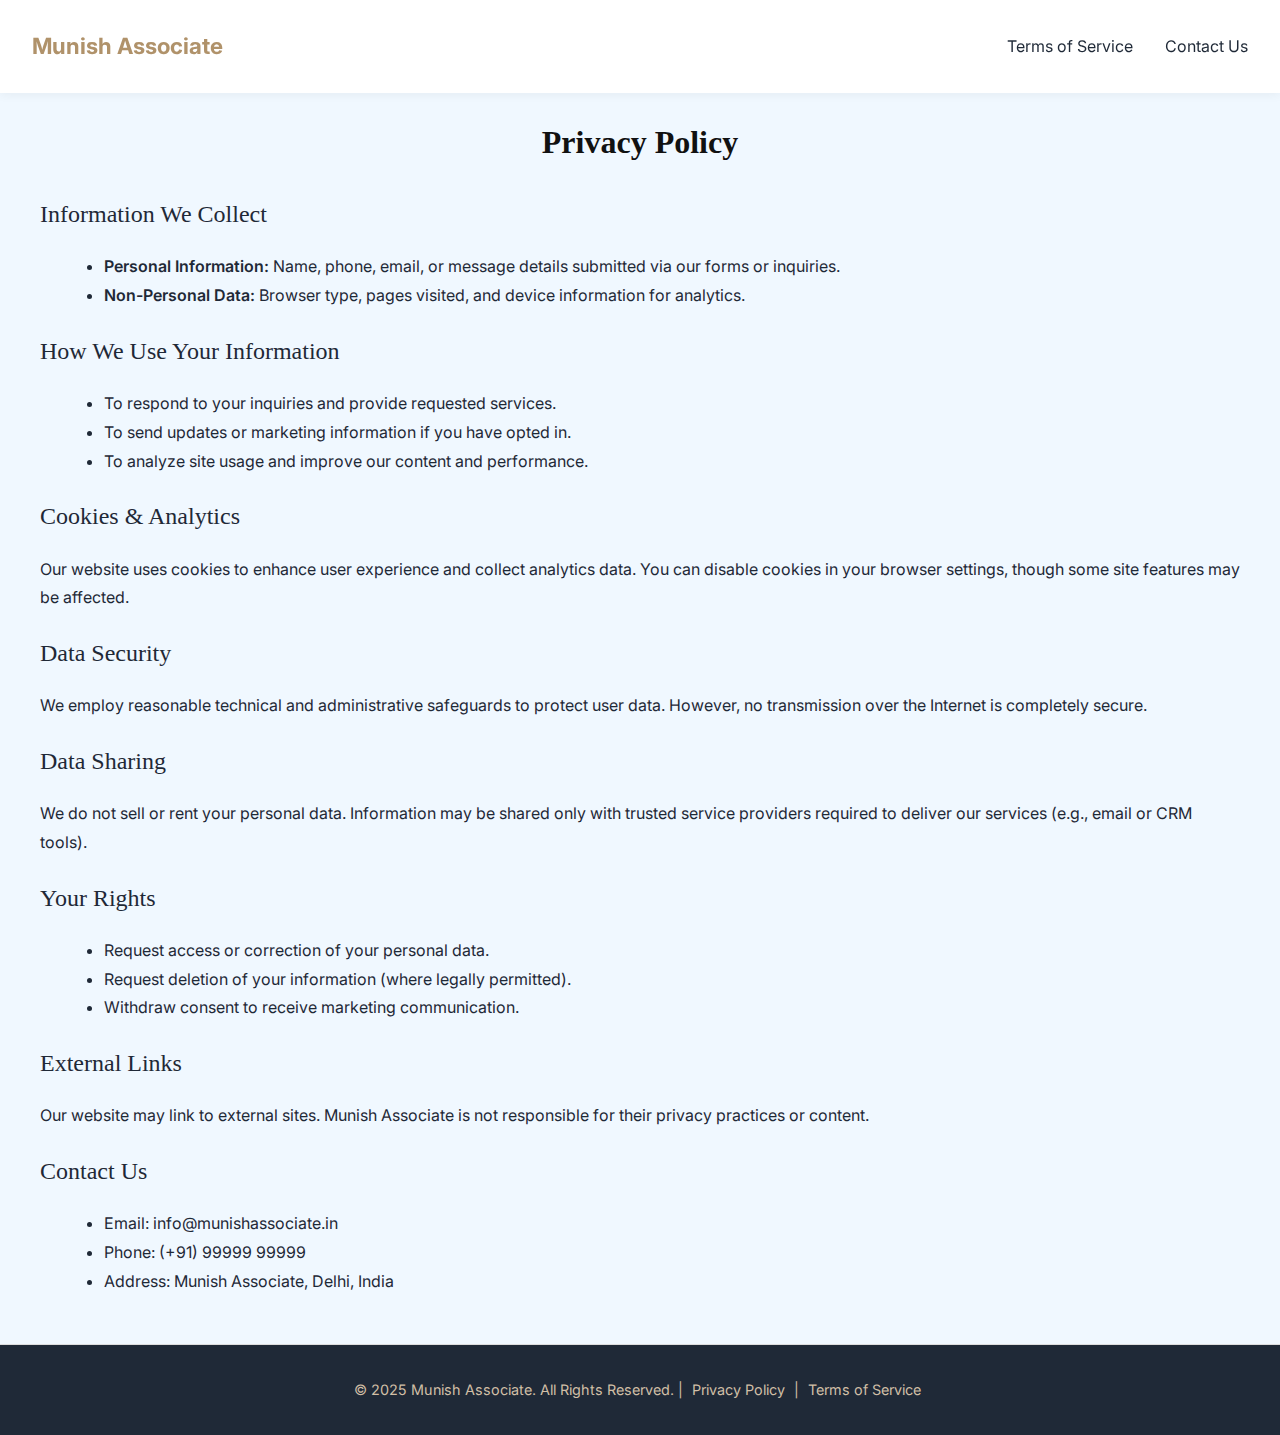
<file: privacy.html>
<!DOCTYPE html>
<html lang="en">
<head>
  <meta charset="UTF-8" />
  <meta name="viewport" content="width=device-width, initial-scale=1.0" />
  <title>Privacy Policy | Munish Associate</title>
  <meta name="description" content="Read Munish Associate’s Privacy Policy to learn how we collect, use, and protect your personal information." />
  <link href="https://fonts.googleapis.com/css2?family=Inter:wght@400;500;600&display=swap" rel="stylesheet" />
  <link rel="stylesheet" href="./css/legal-pages.css" />
</head>

<body class="legal-page">

    <header class="main-header">
      <nav class="navbar">
        <a href="./index.html" class="logo">Munish Associate</a>
        <ul class="menu">
          <li>
           <a href="./terms.html">Terms of Service</a>
          </li>
          <li>
            <a href="./contact.html">Contact Us</a>
          </li>
        </ul>
      </nav>
    </header>


  <div class="legal-wrapper">
     

    <h1>Privacy Policy</h1>

    <section class="legal-section">
      <h2>Information We Collect</h2>
      <ul>
        <li><span>Personal Information:</span> Name, phone, email, or message details submitted via our forms or inquiries.</li>
        <li><span>Non-Personal Data:</span> Browser type, pages visited, and device information for analytics.</li>
      </ul>
    </section>

    <section class="legal-section">
      <h2>How We Use Your Information</h2>
      <ul>
        <li>To respond to your inquiries and provide requested services.</li>
        <li>To send updates or marketing information if you have opted in.</li>
        <li>To analyze site usage and improve our content and performance.</li>
      </ul>
    </section>

    <section class="legal-section">
      <h2>Cookies & Analytics</h2>
      <p>Our website uses cookies to enhance user experience and collect analytics data. You can disable cookies in your browser settings, though some site features may be affected.</p>
    </section>

    <section class="legal-section">
      <h2>Data Security</h2>
      <p>We employ reasonable technical and administrative safeguards to protect user data. However, no transmission over the Internet is completely secure.</p>
    </section>

    <section class="legal-section">
      <h2>Data Sharing</h2>
      <p>We do not sell or rent your personal data. Information may be shared only with trusted service providers required to deliver our services (e.g., email or CRM tools).</p>
    </section>

    <section class="legal-section">
      <h2>Your Rights</h2>
      <ul>
        <li>Request access or correction of your personal data.</li>
        <li>Request deletion of your information (where legally permitted).</li>
        <li>Withdraw consent to receive marketing communication.</li>
      </ul>
    </section>

    <section class="legal-section">
      <h2>External Links</h2>
      <p>Our website may link to external sites. Munish Associate is not responsible for their privacy practices or content.</p>
    </section>

    <section class="legal-section">
      <h2>Contact Us</h2>
      <ul>
        <li>Email: <a href="mailto:info@munishassociate.in" class="legal-link">info@munishassociate.in</a></li>
        <li>Phone: (+91) 99999 99999</li>
        <li>Address: Munish Associate, Delhi, India</li>
      </ul>
    </section>

    
  </div>

  <footer class="legal-footer">
      &copy; 2025 Munish Associate. All Rights Reserved. |
      <a href="privacy.html">Privacy Policy</a> |
      <a href="terms.html">Terms of Service</a>
    </footer>


</body>
</html>
</file>
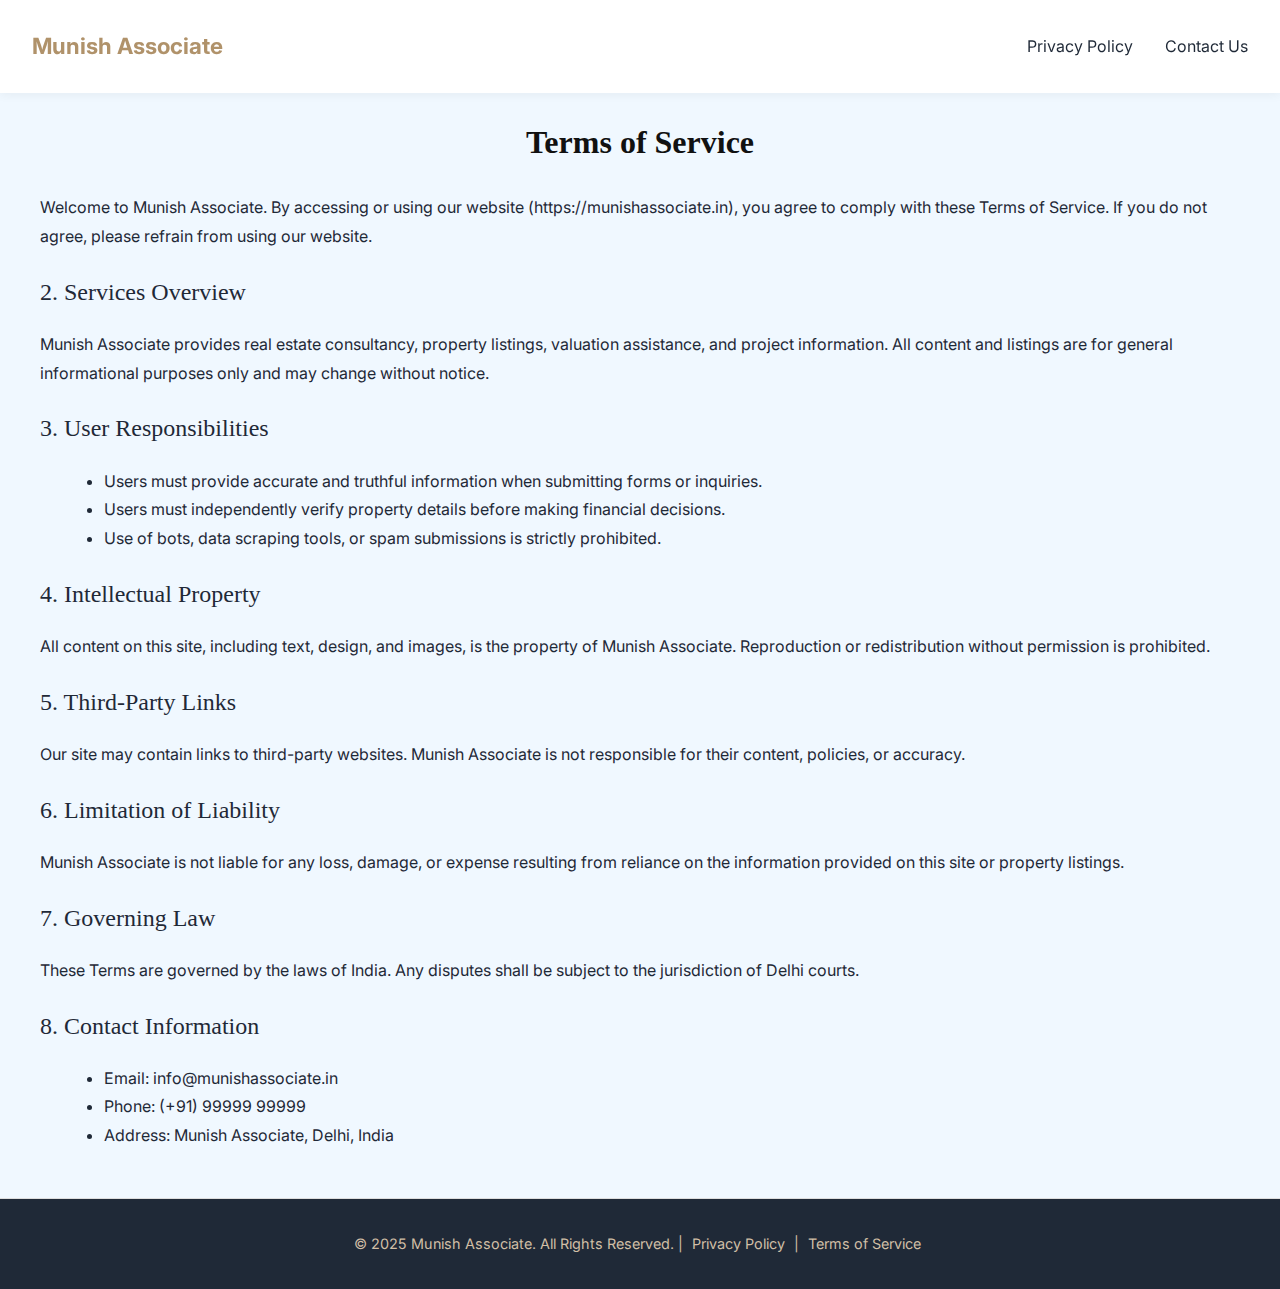
<file: terms.html>
<!DOCTYPE html>
<html lang="en">
<head>
  <meta charset="UTF-8" />
  <meta name="viewport" content="width=device-width, initial-scale=1.0" />
  <title>Terms of Service | Munish Associate</title>
  <meta name="description" content="Review the terms of service for Munish Associate. Understand our website usage policies, disclaimers, and user responsibilities." />
  <link href="https://fonts.googleapis.com/css2?family=Inter:wght@400;500;600&display=swap" rel="stylesheet" />
  <link rel="stylesheet" href="./css/legal-pages.css" />
</head>

<body class="legal-page">

    <header class="main-header">
      <nav class="navbar">
        <a href="./index.html" class="logo">Munish Associate</a>
        <ul class="menu">
          <li>
           <a href="./terms.html">Privacy Policy</a>
          </li>
          <li>
            <a href="./contact.html">Contact Us</a>
          </li>
        </ul>
      </nav>
    </header>


  <div class="legal-wrapper">

    <h1>Terms of Service</h1>

    <section class="legal-section">
      <p>Welcome to Munish Associate. By accessing or using our website (<a href="https://munishassociate.in" class="legal-link">https://munishassociate.in</a>), you agree to comply with these Terms of Service. If you do not agree, please refrain from using our website.</p>
    </section>

    <section class="legal-section">
      <h2>2. Services Overview</h2>
      <p>Munish Associate provides real estate consultancy, property listings, valuation assistance, and project information. All content and listings are for general informational purposes only and may change without notice.</p>
    </section>

    <section class="legal-section">
      <h2>3. User Responsibilities</h2>
      <ul>
        <li>Users must provide accurate and truthful information when submitting forms or inquiries.</li>
        <li>Users must independently verify property details before making financial decisions.</li>
        <li>Use of bots, data scraping tools, or spam submissions is strictly prohibited.</li>
      </ul>
    </section>

    <section class="legal-section">
      <h2>4. Intellectual Property</h2>
      <p>All content on this site, including text, design, and images, is the property of Munish Associate. Reproduction or redistribution without permission is prohibited.</p>
    </section>

    <section class="legal-section">
      <h2>5. Third-Party Links</h2>
      <p>Our site may contain links to third-party websites. Munish Associate is not responsible for their content, policies, or accuracy.</p>
    </section>

    <section class="legal-section">
      <h2>6. Limitation of Liability</h2>
      <p>Munish Associate is not liable for any loss, damage, or expense resulting from reliance on the information provided on this site or property listings.</p>
    </section>

    <section class="legal-section">
      <h2>7. Governing Law</h2>
      <p>These Terms are governed by the laws of India. Any disputes shall be subject to the jurisdiction of Delhi courts.</p>
    </section>

    <section class="legal-section">
      <h2>8. Contact Information</h2>
      <ul>
        <li>Email: <a href="mailto:info@munishassociate.in" class="legal-link">info@munishassociate.in</a></li>
        <li>Phone: (+91) 99999 99999</li>
        <li>Address: Munish Associate, Delhi, India</li>
      </ul>
    </section>

  </div>

  <footer class="legal-footer">
      &copy; 2025 Munish Associate. All Rights Reserved. |
      <a href="privacy.html">Privacy Policy</a> |
      <a href="terms.html">Terms of Service</a>
    </footer>
 
</body>
</html>
</file>
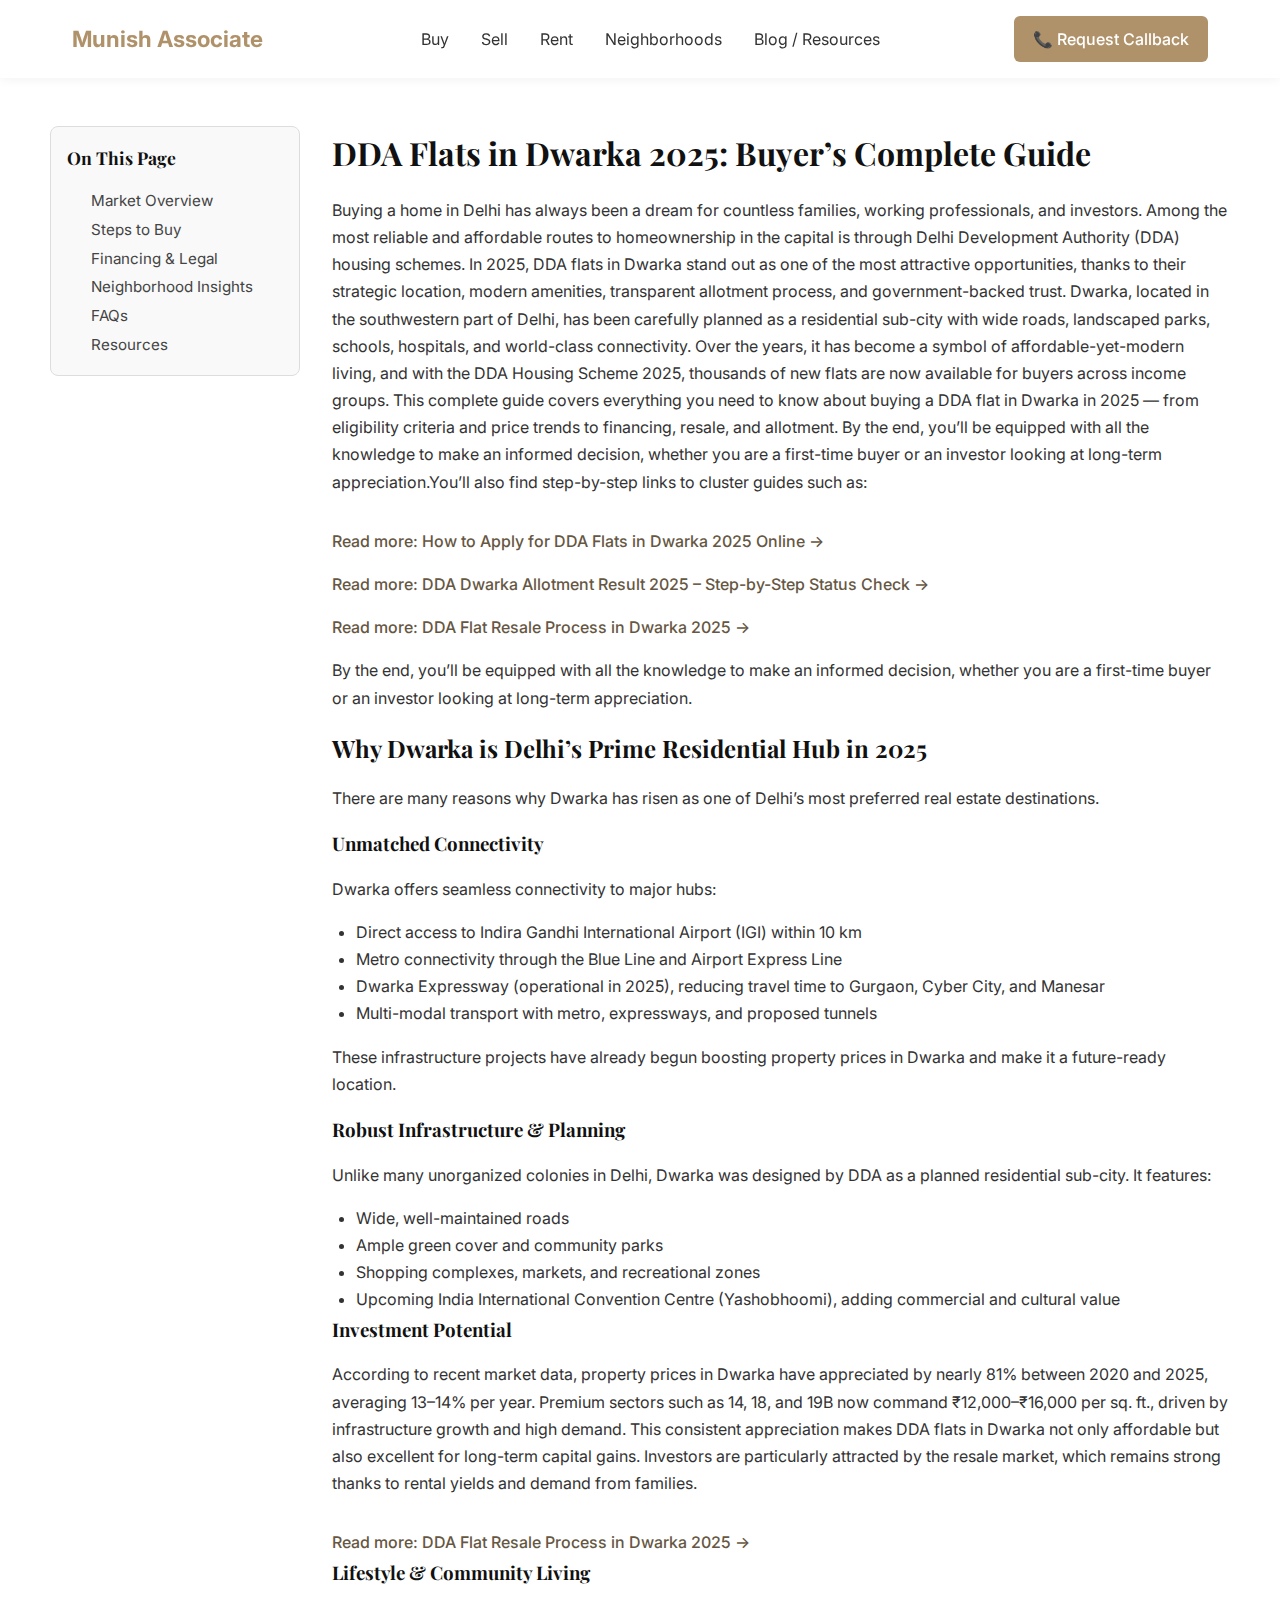
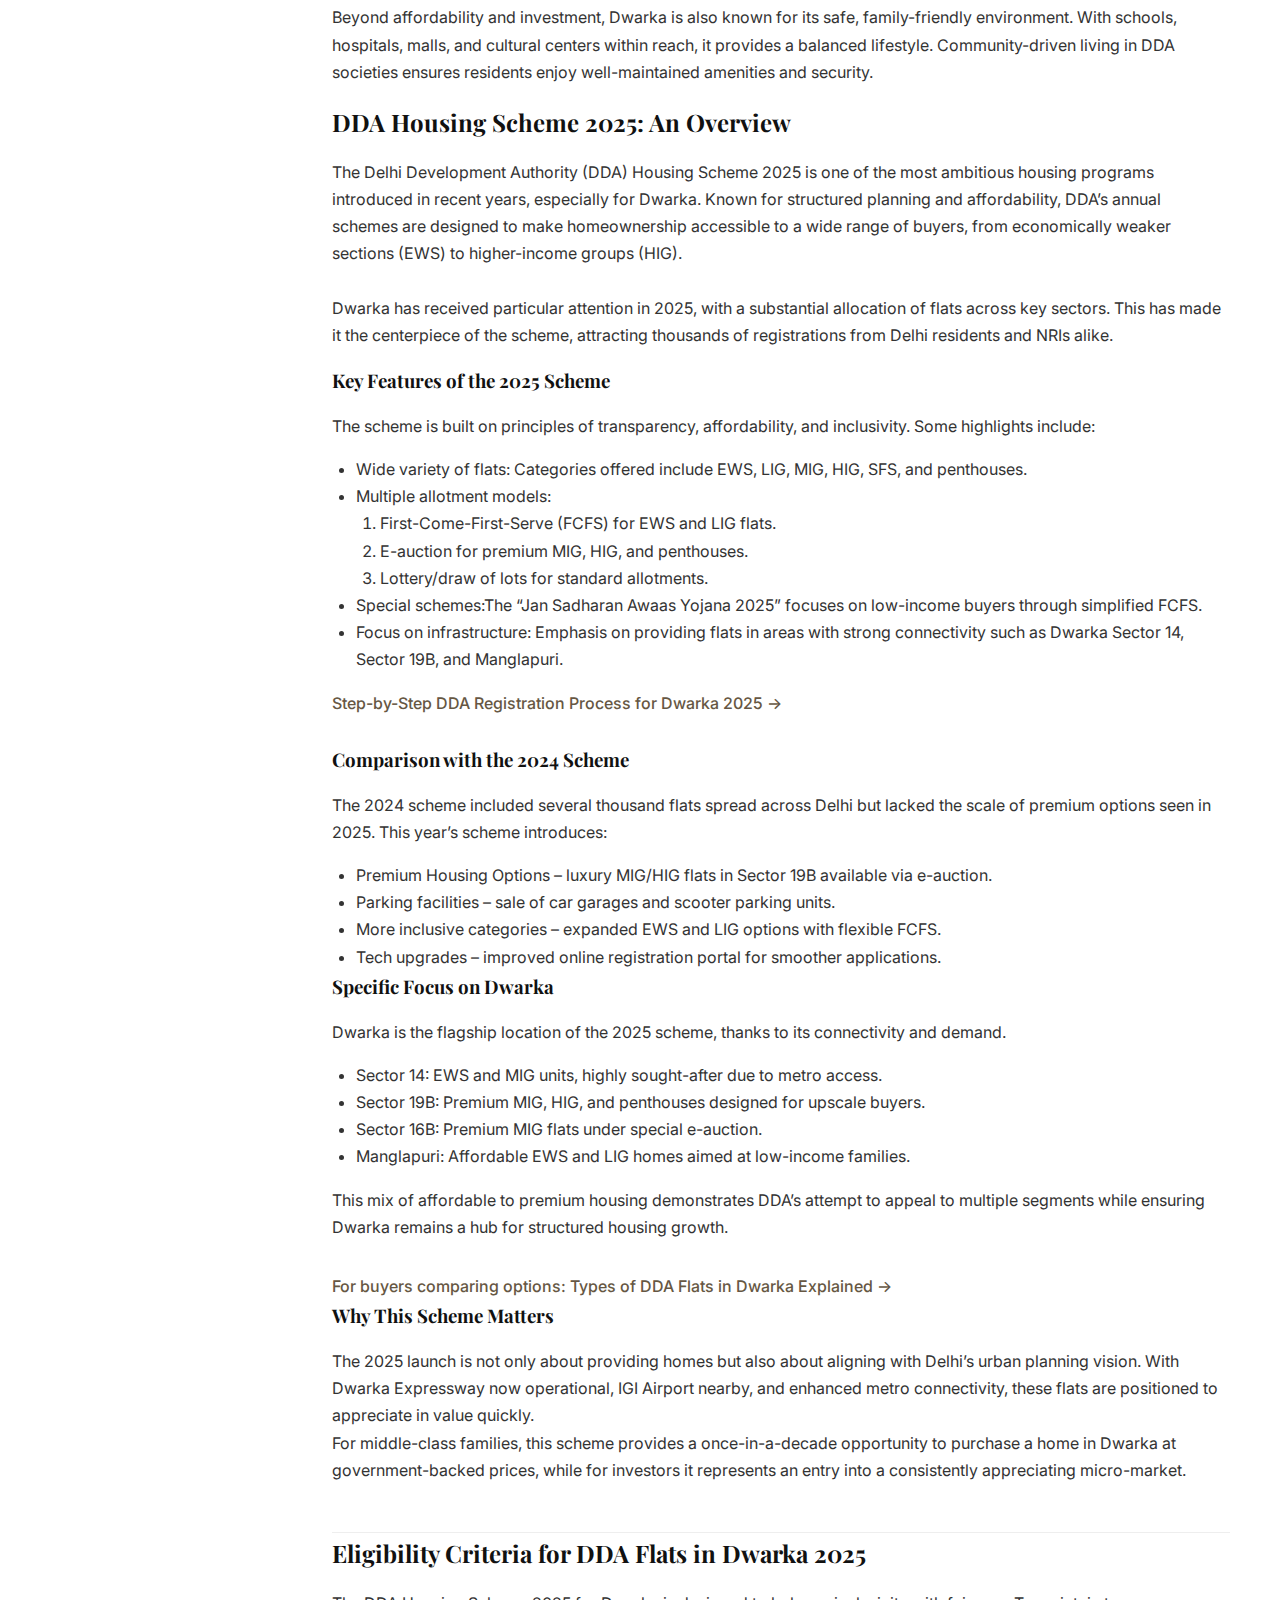
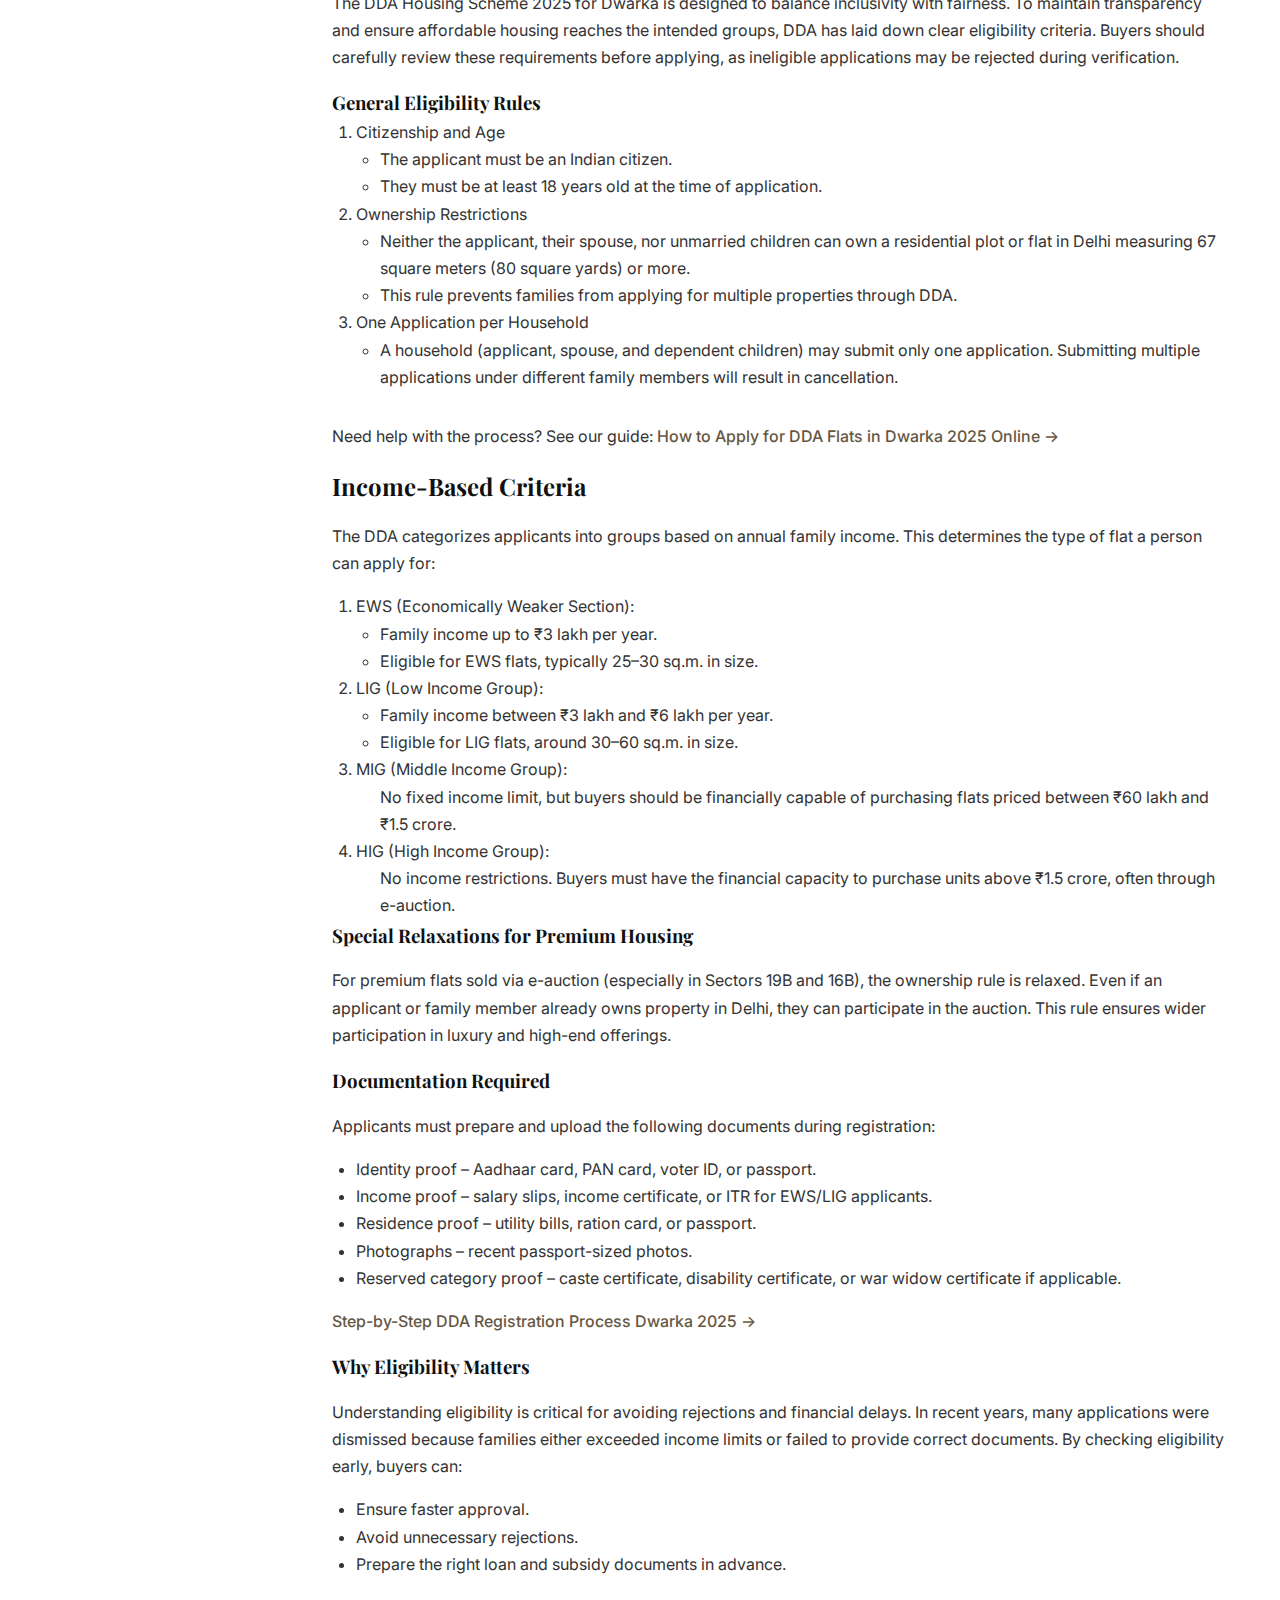
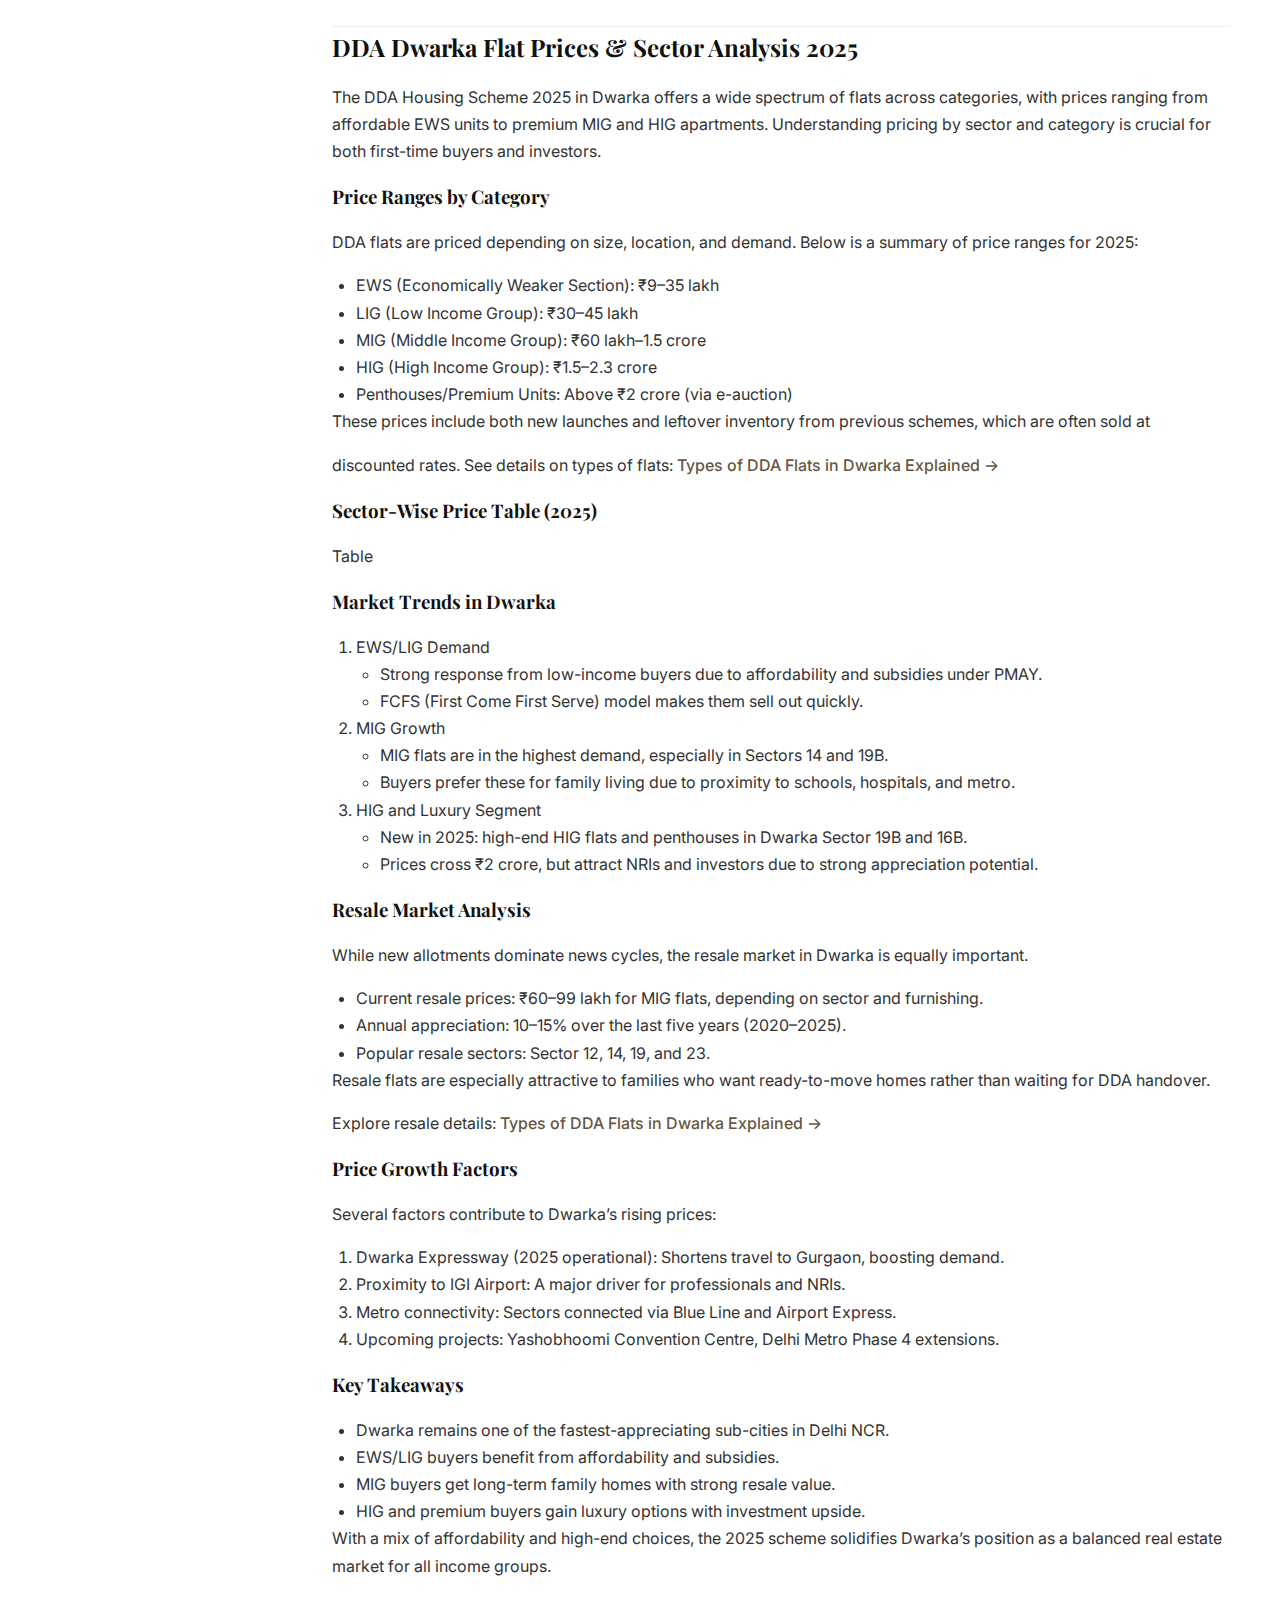
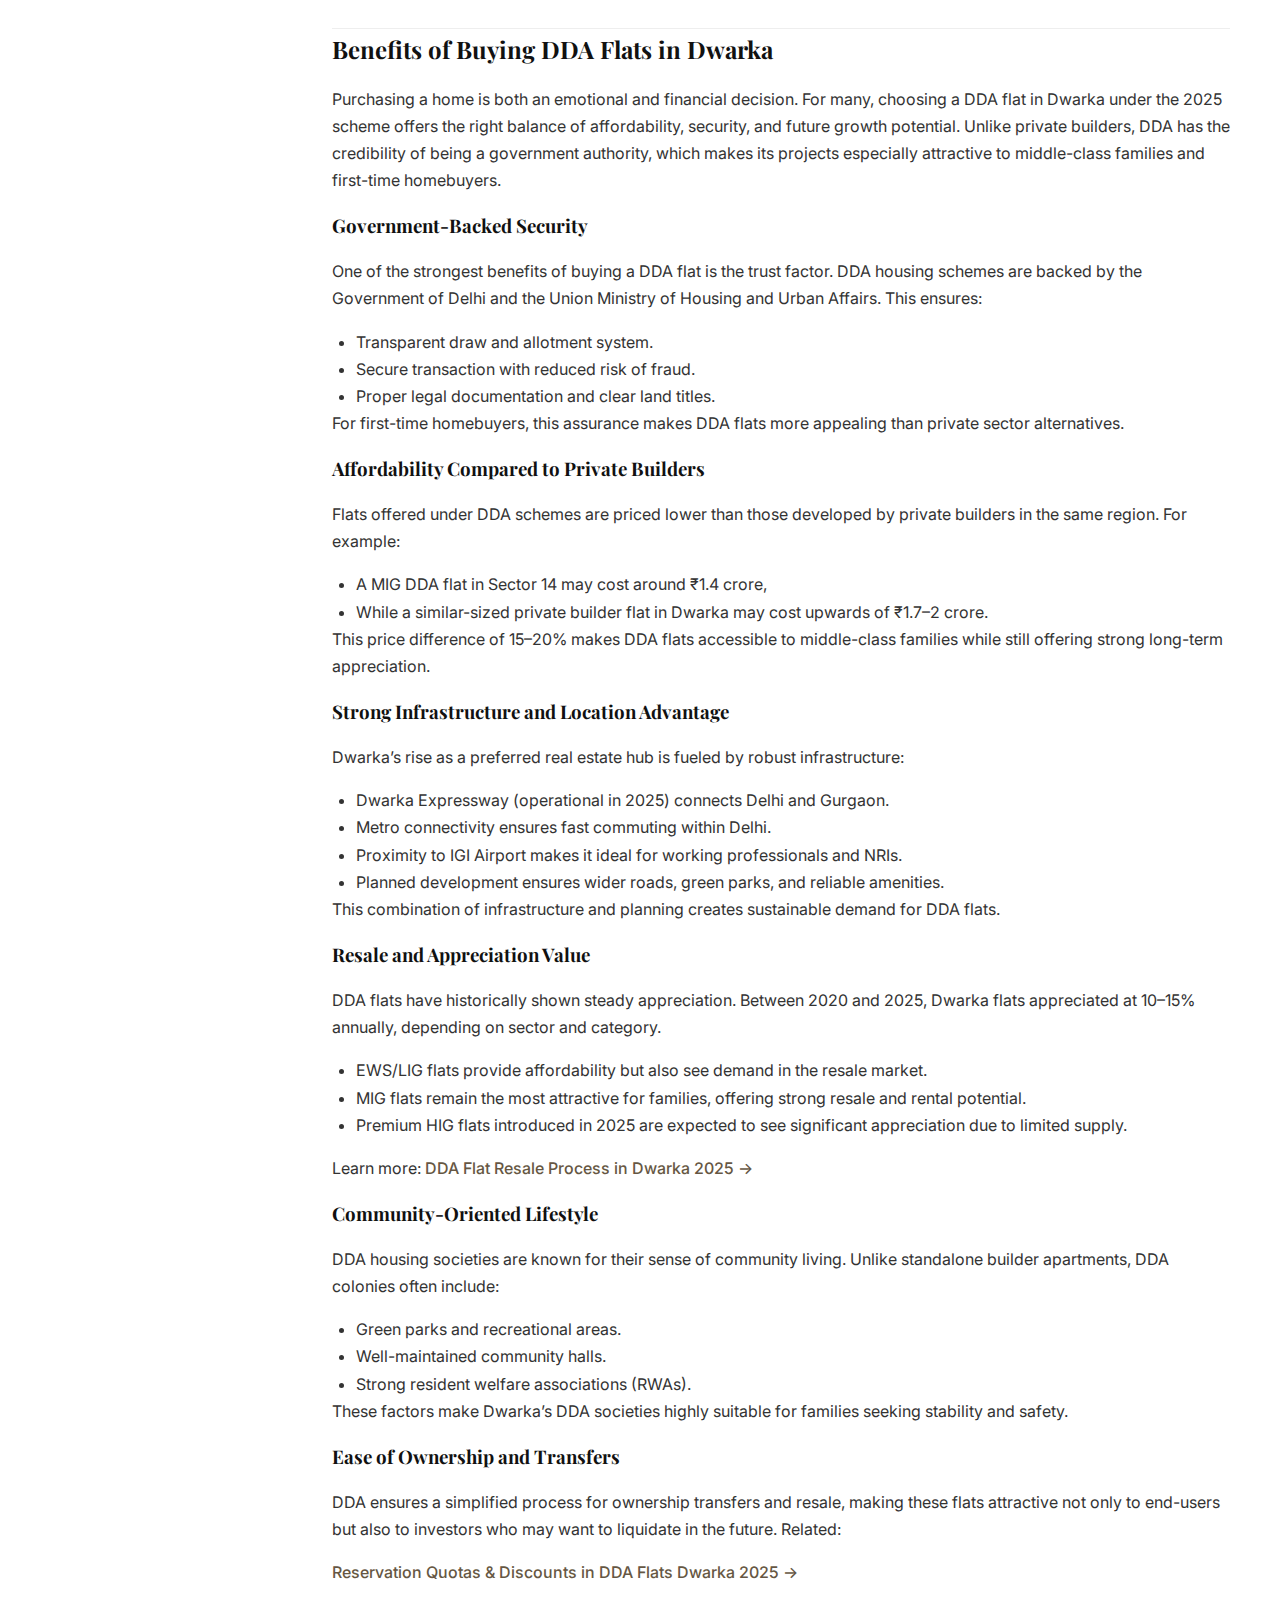
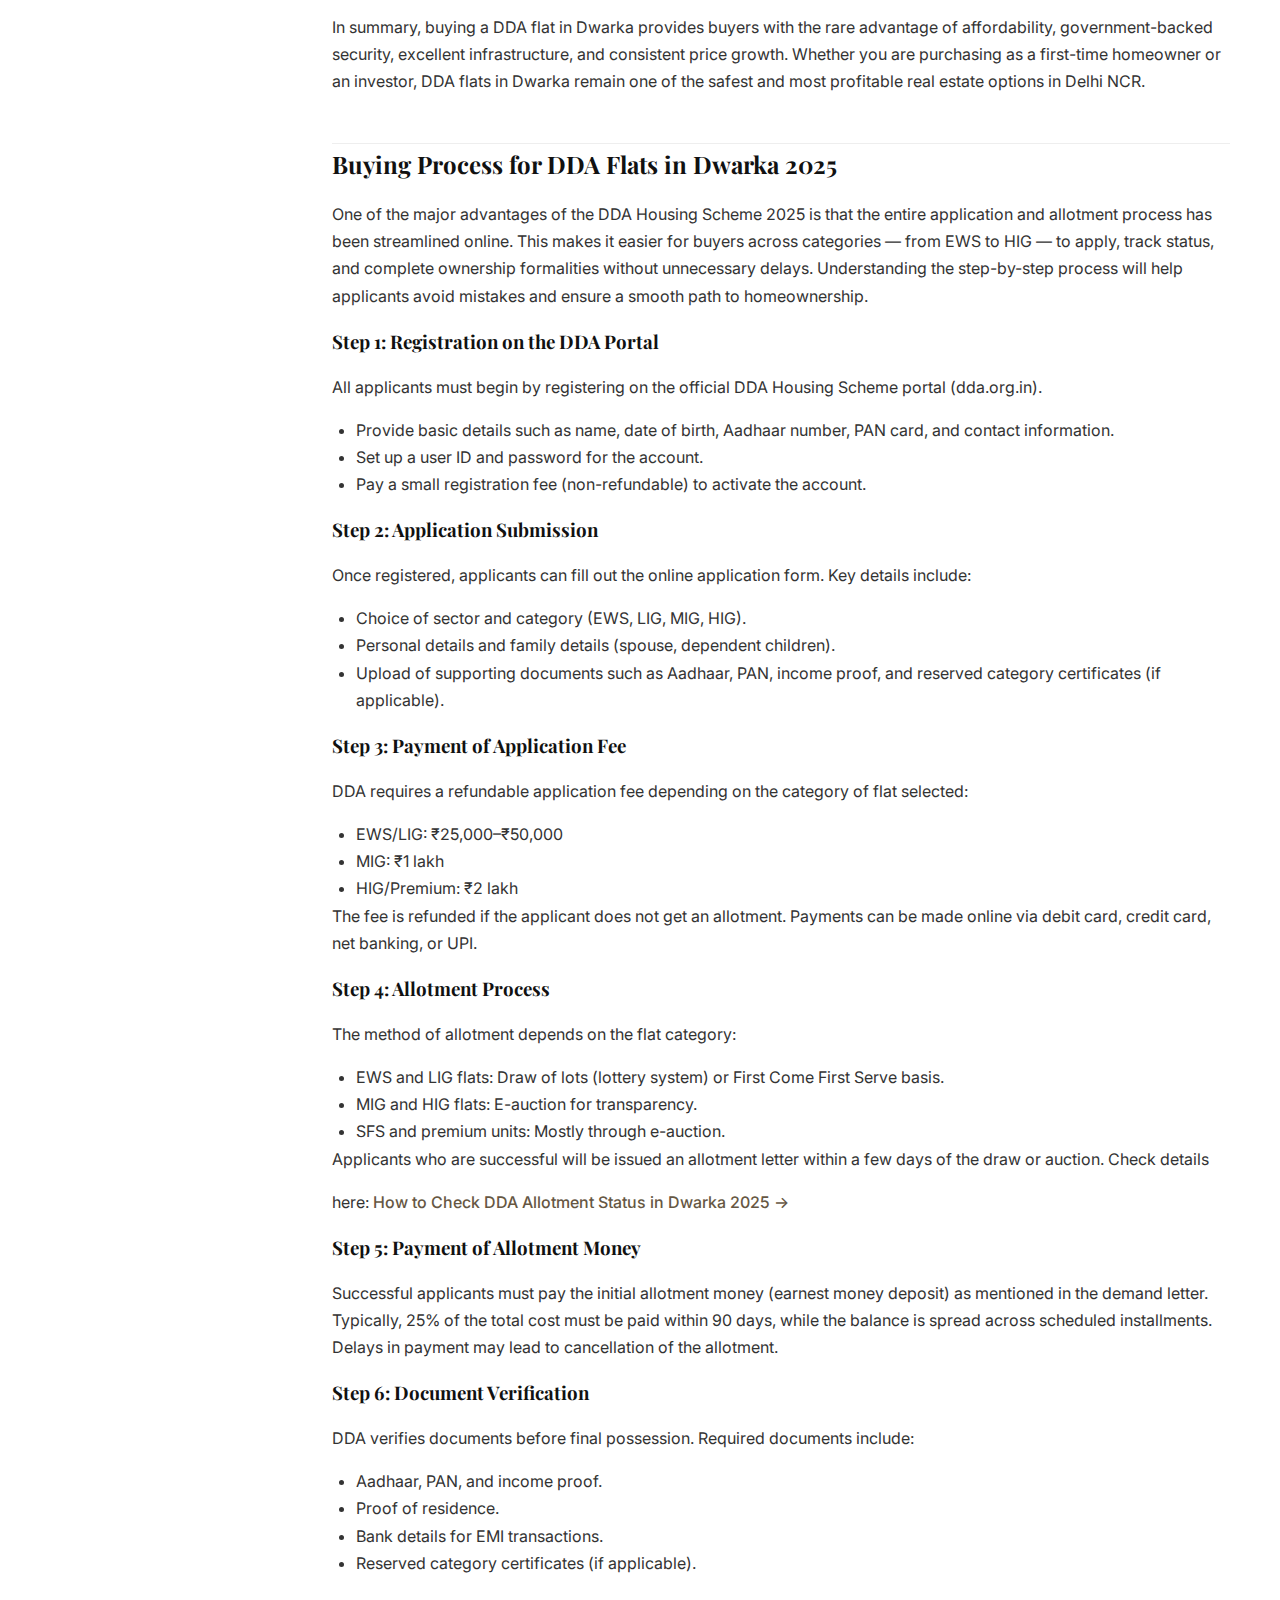
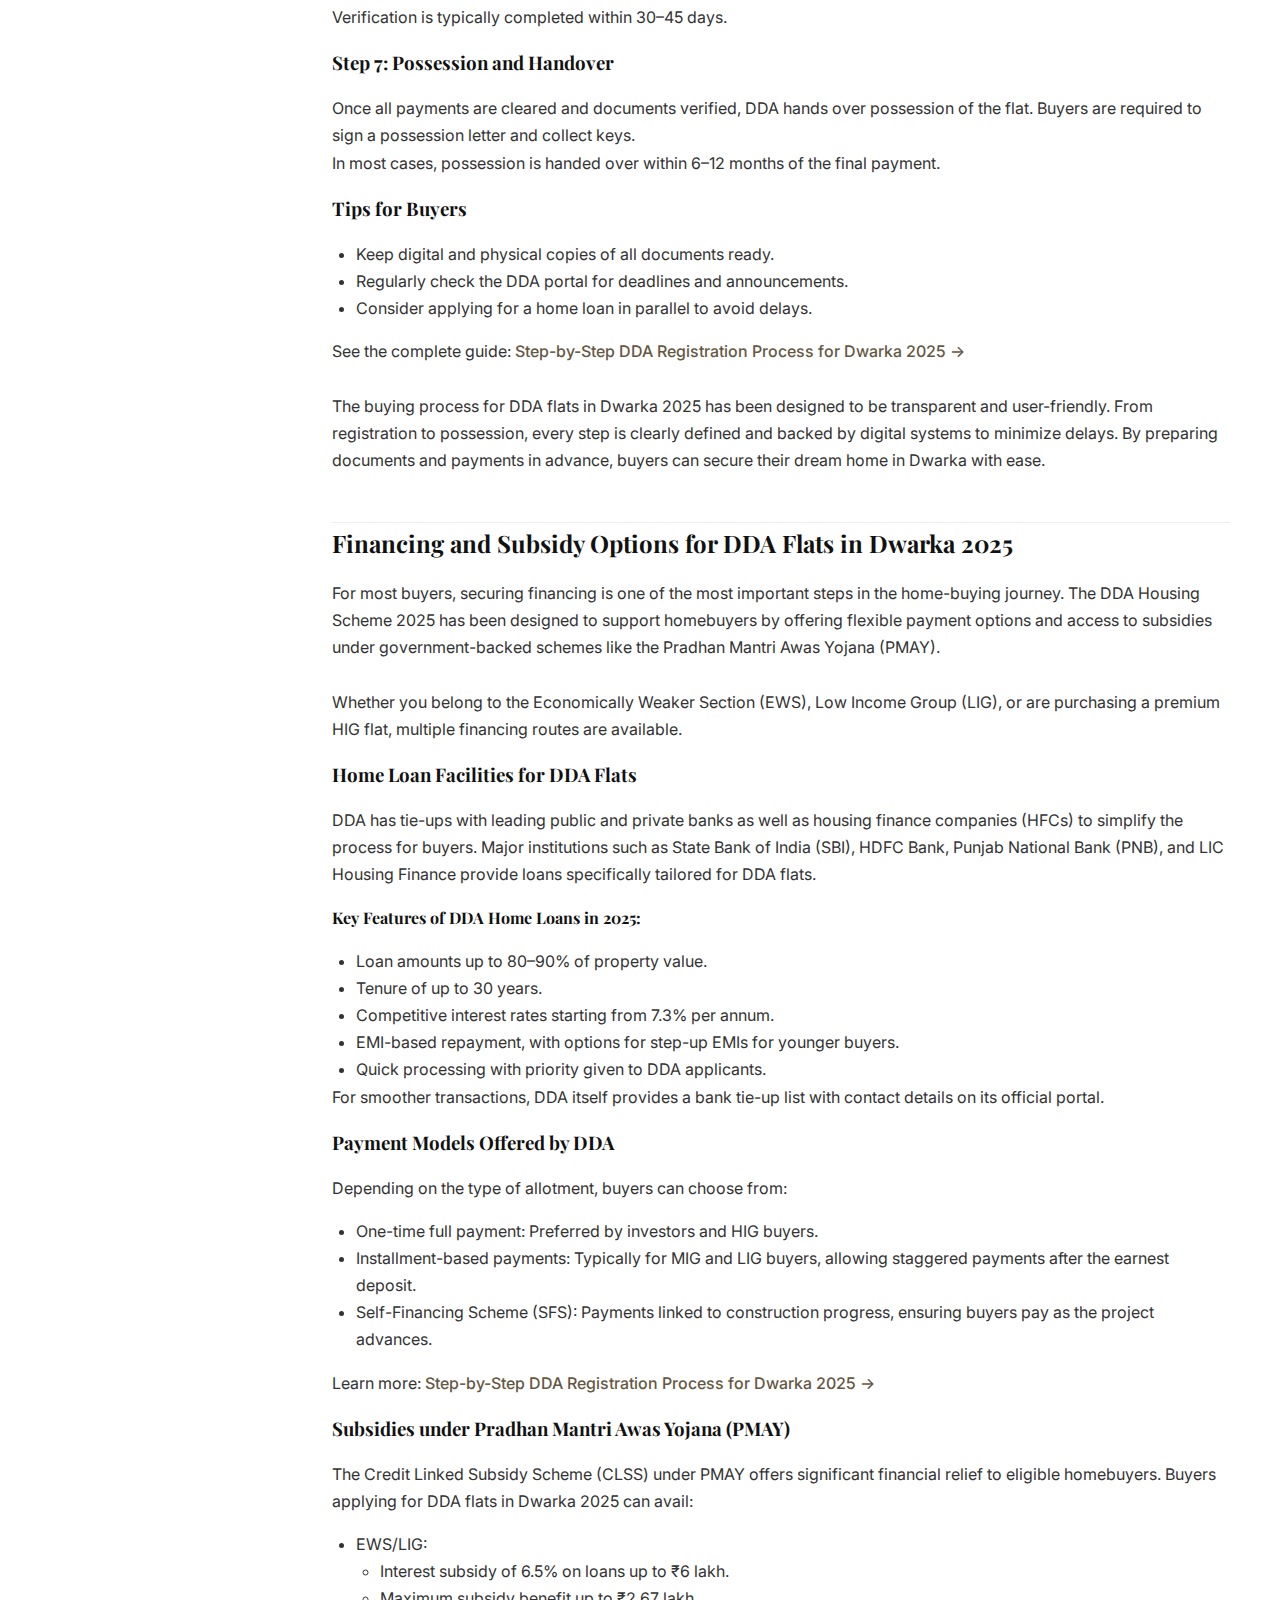
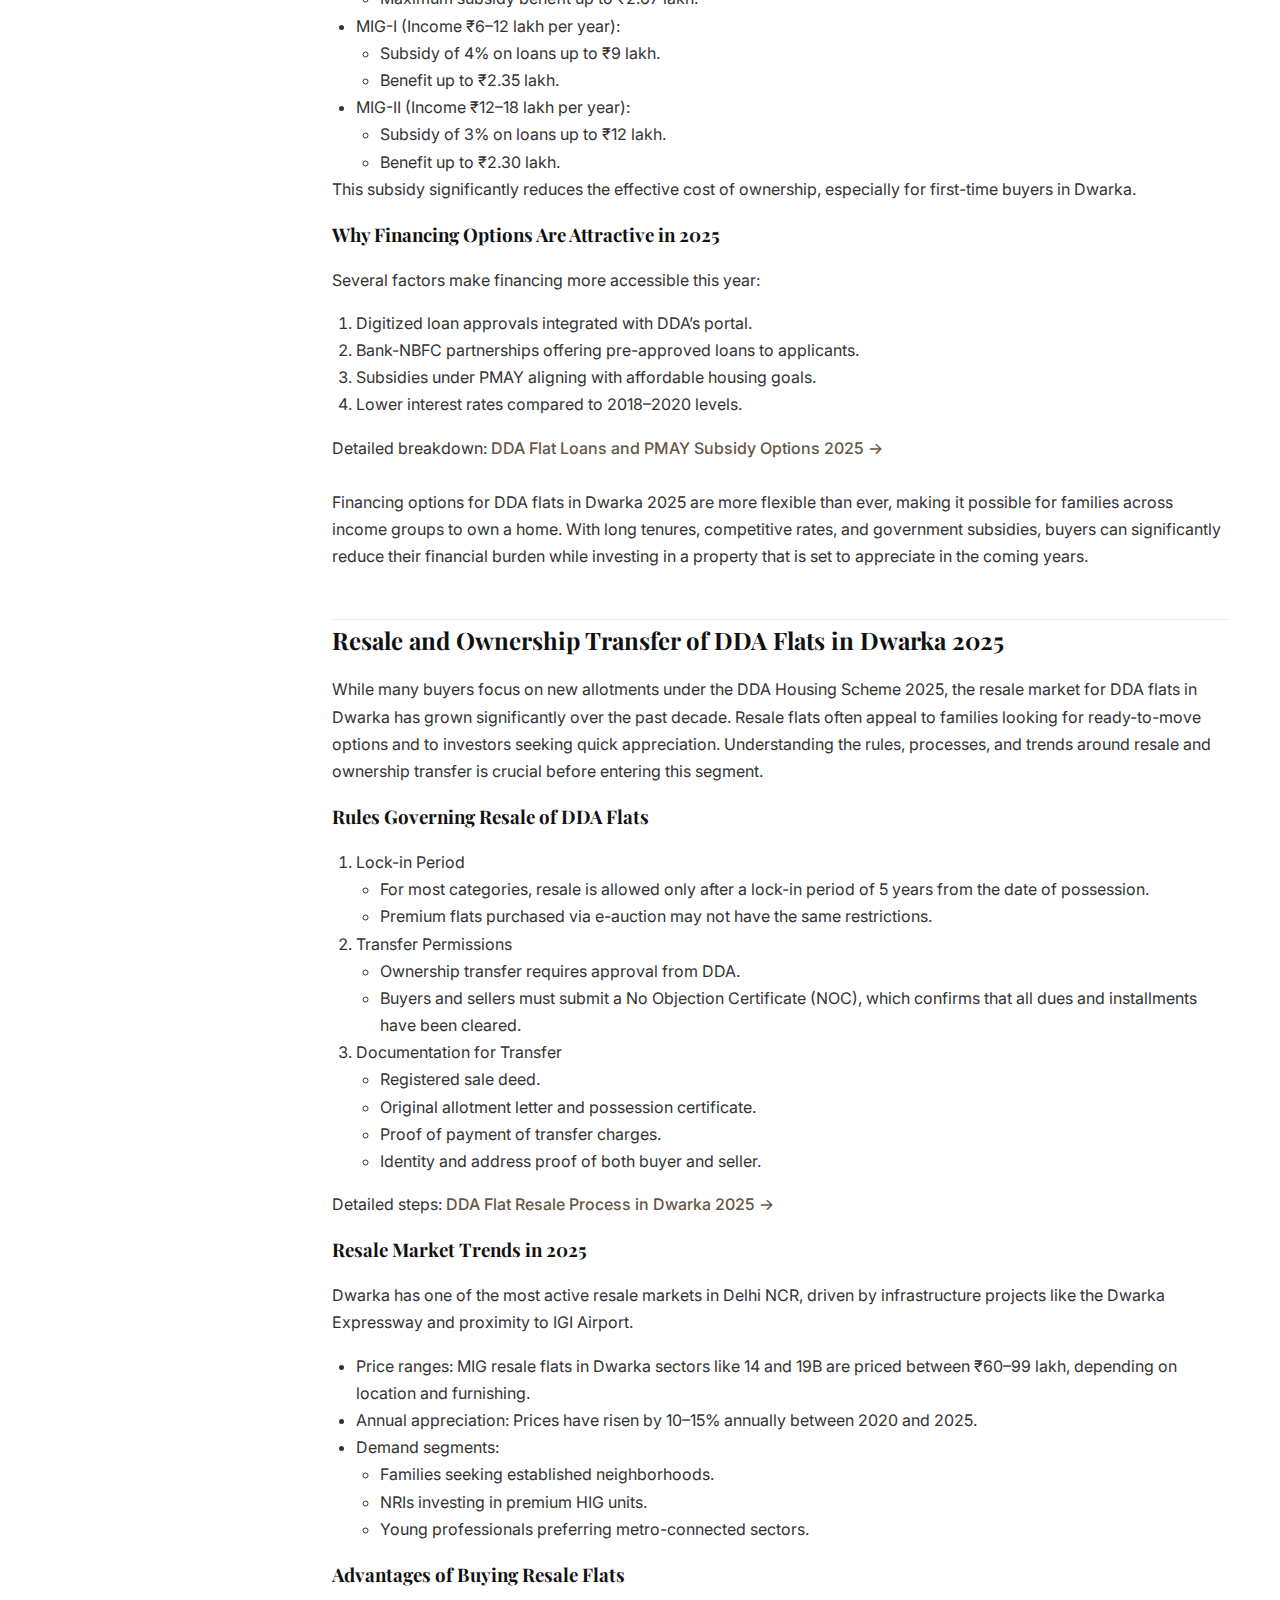
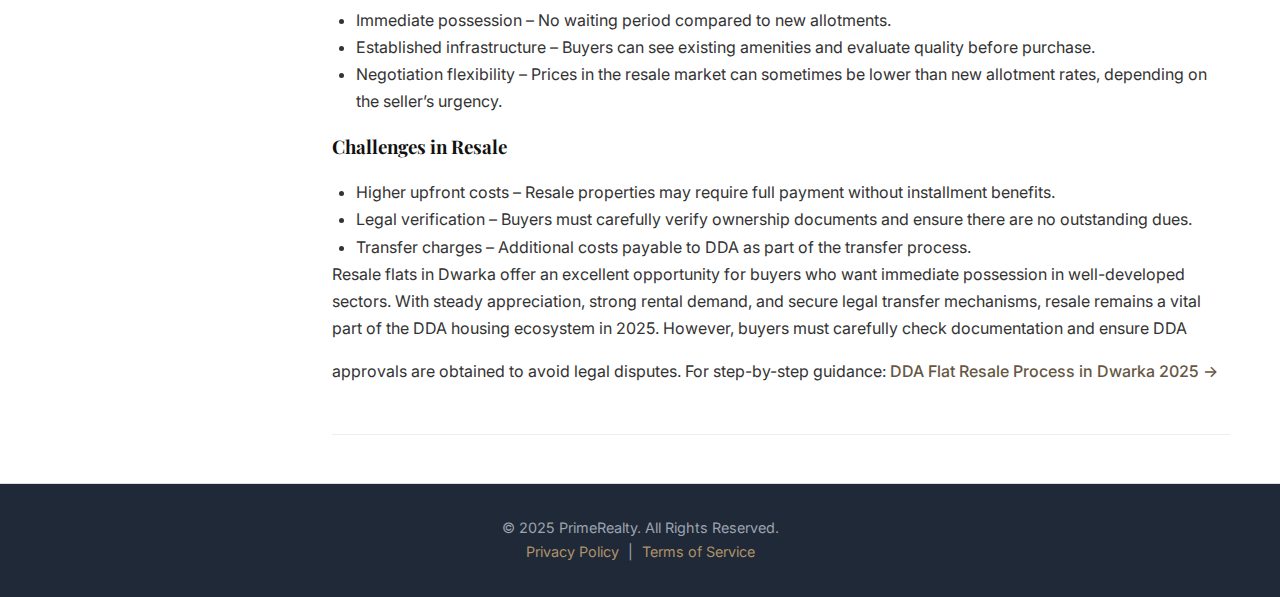
<file: pillar-pages/DDA Flats in Dwarka: 2025 Complete Guide.html>
<!DOCTYPE html>
<html lang="en">
  <head>
    <meta charset="UTF-8" />
    <meta name="viewport" content="width=device-width, initial-scale=1.0" />
    <title>
      DDA Flats in Dwarka 2025: Buyer’s Complete Guide | PrimeRealty
    </title>

    <meta
      name="description"
      content="Comprehensive guide to buying DDA Flats in Dwarka 2025. Learn about market trends, legal process, financing options, and the best neighborhoods for your investment."
    />
    <meta
      name="keywords"
      content="DDA flats Dwarka, DDA flats for sale, Dwarka real estate, DDA housing scheme, Dwarka property guide"
    />

    <link
      href="https://fonts.googleapis.com/css2?family=Inter:wght@400;500;600&family=Playfair+Display:wght@600&display=swap"
      rel="stylesheet"
    />
    <link rel="stylesheet" href="../css/pillar-page.css" />
  </head>

  <body>
    <!-- ======= Header ======= -->
    <header class="main-header">
      <nav class="navbar">
        <a href="../index.html" class="logo">Munish Associate</a>
        <ul class="menu">
          <li class="dropdown">
            <a href="">Buy</a>
            <ul class="dropdown-menu">
              <li><a href="../listings.html">Property Listings</a></li>
              <li><a href="../buying-guide.html">Buying Guide</a></li>
            </ul>
          </li>
          <li class="dropdown">
            <a href="">Sell</a>
            <ul class="dropdown-menu">
              <li><a href="../sellers-guide.html">Seller’s Guide</a></li>
              <li><a href="../valuation-tool.html">Valuation Tool</a></li>
            </ul>
          </li>
          <li class="dropdown">
            <a href="">Rent</a>
            <ul class="dropdown-menu">
              <li><a href="../rental-listings.html">Rental Listings</a></li>
              <li><a href="../rental-tools.html">Rental Tools</a></li>
            </ul>
          </li>
          <li class="dropdown">
            <a href="">Neighborhoods</a>
            <ul class="dropdown-menu">
              <li><a href="../area-guides.html">Area Guides</a></li>
              <li><a href="../market-insights.html">Market Insights</a></li>
            </ul>
          </li>
          <li>
            <a href="../blog.html">Blog / Resources</a>
          </li>
        </ul>
        <a href="../contact.html" class="cta-btn">📞 Request Callback</a>
      </nav>
    </header>

    <!-- ======= Main Content ======= -->
    <main class="pillar-container">
      <aside id="toc" class="sticky-toc">
        <h3>On This Page</h3>
        <ul>
          <li><a href="#market-overview">Market Overview</a></li>
          <li><a href="#buying-steps">Steps to Buy</a></li>
          <li><a href="#financing">Financing & Legal</a></li>
          <li><a href="#neighborhoods">Neighborhood Insights</a></li>
          <li><a href="#faqs">FAQs</a></li>
          <li><a href="#resources">Resources</a></li>
        </ul>
      </aside>

      <article class="pillar-content">
        <h1>DDA Flats in Dwarka 2025: Buyer’s Complete Guide</h1>
        <p>
          Buying a home in Delhi has always been a dream for countless families,
          working professionals, and investors. Among the most reliable and
          affordable routes to homeownership in the capital is through Delhi
          Development Authority (DDA) housing schemes. In 2025, DDA flats in
          Dwarka stand out as one of the most attractive opportunities, thanks
          to their strategic location, modern amenities, transparent allotment
          process, and government-backed trust. Dwarka, located in the
          southwestern part of Delhi, has been carefully planned as a
          residential sub-city with wide roads, landscaped parks, schools,
          hospitals, and world-class connectivity. Over the years, it has become
          a symbol of affordable-yet-modern living, and with the DDA Housing
          Scheme 2025, thousands of new flats are now available for buyers
          across income groups. This complete guide covers everything you need
          to know about buying a DDA flat in Dwarka in 2025 — from eligibility
          criteria and price trends to financing, resale, and allotment. By the
          end, you’ll be equipped with all the knowledge to make an informed
          decision, whether you are a first-time buyer or an investor looking at
          long-term appreciation.You’ll also find step-by-step links to cluster
          guides such as:
        </p>
        <a href="../blog-pages/dwarka-rental-trends.html" class="related-link"
          >Read more: How to Apply for DDA Flats in Dwarka 2025 Online →</a
        >
        <a href="../blog-pages/dwarka-rental-trends.html" class="related-link"
          >Read more: DDA Dwarka Allotment Result 2025 – Step-by-Step Status
          Check →</a
        >
        <a href="../blog-pages/dwarka-rental-trends.html" class="related-link"
          >Read more: DDA Flat Resale Process in Dwarka 2025 →</a
        >

        <p>By the end, you’ll be equipped with all the knowledge to make an informed decision, whether you are a first-time buyer or an investor looking at long-term appreciation.</p>

        <h2>Why Dwarka is Delhi’s Prime Residential Hub in 2025</h2>

        <p>There are many reasons why Dwarka has risen as one of Delhi’s most preferred real estate destinations.</p>

        <h3>Unmatched Connectivity</h3>

        <p>Dwarka offers seamless connectivity to major hubs: </p>

        <ul>
          <li>
            Direct access to Indira Gandhi International Airport (IGI) within 10 km
          </li>
          <li>Metro connectivity through the Blue Line and Airport Express Line</li>
          <li>
            Dwarka Expressway (operational in 2025), reducing travel time to Gurgaon, Cyber City, and Manesar
          </li>
          <li>Multi-modal transport with metro, expressways, and proposed tunnels</li>
        </ul>

        <p>These infrastructure projects have already begun boosting property prices in Dwarka and make it a future-ready location.</p>

        <h3>Robust Infrastructure & Planning</h3>

        <p>Unlike many unorganized colonies in Delhi, Dwarka was designed by DDA as a planned residential sub-city. It features:</p>

        <ul>
          <li>Wide, well-maintained roads</li>
          <li>Ample green cover and community parks</li>
          <li>Shopping complexes, markets, and recreational zones</li>
          <li>Upcoming India International Convention Centre (Yashobhoomi), adding commercial and cultural value</li>
        </ul>

        <h3>Investment Potential</h3>

        <p>According to recent market data, property prices in Dwarka have appreciated by nearly 81% between 2020 and 2025, averaging 13–14% per year. Premium sectors such as 14, 18, and 19B now command ₹12,000–₹16,000 per sq. ft., driven by infrastructure growth and high demand.
           This consistent appreciation makes DDA flats in Dwarka not only affordable but also excellent for long-term capital gains. Investors are particularly attracted by the resale market, which remains strong thanks to rental yields and demand from families.
        </p>

        <a href="../blog-pages/dwarka-rental-trends.html" class="related-link"
          >Read more: DDA Flat Resale Process in Dwarka 2025 →</a
        >
      
        <h3>Lifestyle & Community Living</h3>

        <p>Beyond affordability and investment, Dwarka is also known for its safe, family-friendly environment. With schools, hospitals, malls, and cultural centers within reach, it provides a balanced lifestyle. Community-driven living in DDA societies ensures residents enjoy well-maintained amenities and security.</p>

        <!-- Section 1  -->
        <section id="market-overview">
          <h2>DDA Housing Scheme 2025: An Overview</h2>
          <p>
            The Delhi Development Authority (DDA) Housing Scheme 2025 is one of the most ambitious housing programs introduced in recent years, especially for Dwarka. Known for structured planning and affordability, DDA’s annual schemes are designed to make homeownership accessible to a wide range of buyers, from economically weaker sections (EWS) to higher-income groups (HIG). <br> <br>
            Dwarka has received particular attention in 2025, with a substantial allocation of flats across key sectors. This has made it the centerpiece of the scheme, attracting thousands of registrations from Delhi residents and NRIs alike.
          </p>

          <h3>Key Features of the 2025 Scheme</h3>

          <p>The scheme is built on principles of transparency, affordability, and inclusivity. Some highlights include:</p>

          <ul>
            <li>
              Wide variety of flats: Categories offered include EWS, LIG, MIG, HIG, SFS, and penthouses.
            </li>
            <li>Multiple allotment models:
              <ol> 
                <li>First-Come-First-Serve (FCFS) for EWS and LIG flats.</li>
                <li>E-auction for premium MIG, HIG, and penthouses.</li>
                <li>Lottery/draw of lots for standard allotments.</li>
            </ol>
            </li>
            <li>Special schemes:The “Jan Sadharan Awaas Yojana 2025” focuses on low-income buyers through simplified FCFS.</li>
            <li>Focus on infrastructure: Emphasis on providing flats in areas with strong connectivity such as Dwarka Sector 14, Sector 19B, and Manglapuri.</li>
          </ul>

          <a href="../blog-pages/dwarka-rental-trends.html" class="related-link"
            >Step-by-Step DDA Registration Process for Dwarka 2025 →</a
          >

          <br> <br>

          <h3>Comparison with the 2024 Scheme</h3>

          <p>The 2024 scheme included several thousand flats spread across Delhi but lacked the scale of premium options seen in 2025. This year’s scheme introduces:</p>

          <ul>
            <li>Premium Housing Options – luxury MIG/HIG flats in Sector 19B available via e-auction.</li>
            <li>Parking facilities – sale of car garages and scooter parking units.</li>
            <li>More inclusive categories – expanded EWS and LIG options with flexible FCFS.</li>
            <li>Tech upgrades – improved online registration portal for smoother applications.</li>
          </ul>

          <h3>Specific Focus on Dwarka</h3>

          <p>Dwarka is the flagship location of the 2025 scheme, thanks to its connectivity and demand.</p>

          <ul>
            <li>Sector 14: EWS and MIG units, highly sought-after due to metro access.</li>
            <li>Sector 19B: Premium MIG, HIG, and penthouses designed for upscale buyers.</li>
            <li>Sector 16B: Premium MIG flats under special e-auction.</li>
            <li>Manglapuri: Affordable EWS and LIG homes aimed at low-income families.</li>
          </ul>

          <p>This mix of affordable to premium housing demonstrates DDA’s attempt to appeal to multiple segments while ensuring Dwarka remains a hub for structured housing growth.</p>

          <a href="../blog-pages/dwarka-rental-trends.html" class="related-link"
            >For buyers comparing options: Types of DDA Flats in Dwarka Explained →</a
          >

          <h3>Why This Scheme Matters</h3>

          <p>The 2025 launch is not only about providing homes but also about aligning with Delhi’s urban planning vision. With Dwarka Expressway now operational, IGI Airport nearby, and enhanced metro connectivity, these flats are positioned to appreciate in value quickly. <br> 
          For middle-class families, this scheme provides a once-in-a-decade opportunity to purchase a home in Dwarka at government-backed prices, while for investors it represents an entry into a consistently appreciating micro-market.</p>

        </section>

        <!-- Section 2 -->

        <section id="buying-steps">
          <h2>Eligibility Criteria for DDA Flats in Dwarka 2025</h2>

          <p>
            The DDA Housing Scheme 2025 for Dwarka is designed to balance inclusivity with fairness. To maintain transparency and ensure affordable housing reaches the intended groups, DDA has laid down clear eligibility criteria. Buyers should carefully review these requirements before applying, as ineligible applications may be rejected during verification.
          </p>

          <h3>General Eligibility Rules</h3>

          <ol>
            <li>Citizenship and Age
              <ul>
                <li>The applicant must be an Indian citizen.</li>
                <li>They must be at least 18 years old at the time of application.</li>
              </ul>
            </li>
            <li>Ownership Restrictions
              <ul>
                <li>Neither the applicant, their spouse, nor unmarried children can own a residential plot or flat in Delhi measuring 67 square meters (80 square yards) or more.</li>
                <li>This rule prevents families from applying for multiple properties through DDA.</li>
              </ul>
            </li>
            <li>One Application per Household
              <ul>
                <li>A household (applicant, spouse, and dependent children) may submit only one application. Submitting multiple applications under different family members will result in cancellation.</li>
              </ul>
            </li>
          </ol>

          <p>Need help with the process? See our guide: <a href="../blog-pages/dwarka-rental-trends.html" class="related-link"
            >How to Apply for DDA Flats in Dwarka 2025 Online →</a
          ></p>

          <h2>Income-Based Criteria</h2>

          <p>The DDA categorizes applicants into groups based on annual family income. This determines the type of flat a person can apply for:</p>

          <ol>
            <li>EWS (Economically Weaker Section):
              <ul>
                <li>Family income up to ₹3 lakh per year.</li>
                <li>Eligible for EWS flats, typically 25–30 sq.m. in size.</li>
              </ul>
            </li>
            <li>LIG (Low Income Group):
              <ul>
                <li>Family income between ₹3 lakh and ₹6 lakh per year.</li>
                <li>Eligible for LIG flats, around 30–60 sq.m. in size.</li>
              </ul>
            </li>
            <li>MIG (Middle Income Group):
              <ul>No fixed income limit, but buyers should be financially capable of purchasing flats priced between ₹60 lakh and ₹1.5 crore.</ul>
            </li>
            <li>HIG (High Income Group):
              <ul>No income restrictions. Buyers must have the financial capacity to purchase units above ₹1.5 crore, often through e-auction.</ul>
            </li>
          </ol>

          <h3>Special Relaxations for Premium Housing</h3>

          <p>For premium flats sold via e-auction (especially in Sectors 19B and 16B), the ownership rule is relaxed. Even if an applicant or family member already owns property in Delhi, they can participate in the auction. This rule ensures wider participation in luxury and high-end offerings.</p>

          <h3>Documentation Required</h3>

          <p>Applicants must prepare and upload the following documents during registration:

            <ul>
              <li>Identity proof – Aadhaar card, PAN card, voter ID, or passport.</li>
              <li>Income proof – salary slips, income certificate, or ITR for EWS/LIG applicants.</li>
              <li>Residence proof – utility bills, ration card, or passport.</li>
              <li>Photographs – recent passport-sized photos.</li>
              <li>Reserved category proof – caste certificate, disability certificate, or war widow certificate if applicable.  </li>
            </ul>

            <a href="../blog-pages/dwarka-rental-trends.html" class="related-link"
            >Step-by-Step DDA Registration Process Dwarka 2025 →</a
          >
          </p>

          <h3>Why Eligibility Matters</h3>

          <p>Understanding eligibility is critical for avoiding rejections and financial delays. In recent years, many applications were dismissed because families either exceeded income limits or failed to provide correct documents. By checking eligibility early, buyers can:

            <ul>
              <li>Ensure faster approval.</li>
              <li>Avoid unnecessary rejections.</li>
              <li>Prepare the right loan and subsidy documents in advance.</li>
            </ul>

          </p>

          <!-- <div class="related-articles">
            <h4>Related Articles</h4>
            <ul>
              <li>
                <a href="../blog-pages/buying-mistakes.html"
                  >5 Mistakes to Avoid When Buying DDA Flats</a
                >
              </li>
              <li>
                <a href="../blog-pages/ddaflats-checklist.html"
                  >DDA Buyer’s Checklist 2025</a
                >
              </li>
            </ul>
          </div> -->
        </section>

        <!-- Section 3 -->
        <section id="financing">
          <h2>DDA Dwarka Flat Prices & Sector Analysis 2025</h2>
          <p>
            The DDA Housing Scheme 2025 in Dwarka offers a wide spectrum of flats across categories, with prices ranging from affordable EWS units to premium MIG and HIG apartments. Understanding pricing by sector and category is crucial for both first-time buyers and investors.
          </p>
          
          <h3>Price Ranges by Category</h3>

          <p>
            DDA flats are priced depending on size, location, and demand. Below is a summary of price ranges for 2025:

            <ul>
              <li>EWS (Economically Weaker Section): ₹9–35 lakh</li>
              <li>LIG (Low Income Group): ₹30–45 lakh</li>
              <li>MIG (Middle Income Group): ₹60 lakh–1.5 crore</li>
              <li>HIG (High Income Group): ₹1.5–2.3 crore</li>
              <li>Penthouses/Premium Units: Above ₹2 crore (via e-auction)</li>
            </ul>

            These prices include both new launches and leftover inventory from previous schemes, which are often sold at discounted rates.

            See details on types of flats: <a href="../blog-pages/dwarka-rental-trends.html" class="related-link"
            >Types of DDA Flats in Dwarka Explained →</a
          >

          </p>

          <h3>Sector-Wise Price Table (2025)</h3>

          <p>Table</p>

          <h3>Market Trends in Dwarka</h3>

          <p>
            <ol>
              <li>EWS/LIG Demand
                <ul>
                  <li>Strong response from low-income buyers due to affordability and subsidies under PMAY.</li>
                  <li>FCFS (First Come First Serve) model makes them sell out quickly.</li>
                </ul>
              </li>
              <li>MIG Growth
                <ul>
                  <li>MIG flats are in the highest demand, especially in Sectors 14 and 19B.</li>
                  <li>Buyers prefer these for family living due to proximity to schools, hospitals, and metro.</li>
                </ul>
              </li>
              <li>HIG and Luxury Segment
                <ul>
                  <li>New in 2025: high-end HIG flats and penthouses in Dwarka Sector 19B and 16B.</li>
                  <li>Prices cross ₹2 crore, but attract NRIs and investors due to strong appreciation potential.</li>
                </ul>
              </li>
            </ol>
          </p>

          <h3>Resale Market Analysis</h3>

          <p>
            While new allotments dominate news cycles, the resale market in Dwarka is equally important.

            <ul>
              <li>Current resale prices: ₹60–99 lakh for MIG flats, depending on sector and furnishing.</li>
              <li>Annual appreciation: 10–15% over the last five years (2020–2025).</li>
              <li>Popular resale sectors: Sector 12, 14, 19, and 23.</li>
            </ul>

            Resale flats are especially attractive to families who want ready-to-move homes rather than waiting for DDA handover. <br>

            Explore resale details: <a href="../blog-pages/dwarka-rental-trends.html" class="related-link"
            >Types of DDA Flats in Dwarka Explained →</a>

          </p>

          <h3>Price Growth Factors</h3>

          <p>
            Several factors contribute to Dwarka’s rising prices:

            <ol>
              <li>Dwarka Expressway (2025 operational): Shortens travel to Gurgaon, boosting demand.</li>
              <li>Proximity to IGI Airport: A major driver for professionals and NRIs.</li>
              <li>Metro connectivity: Sectors connected via Blue Line and Airport Express.</li>
              <li>Upcoming projects: Yashobhoomi Convention Centre, Delhi Metro Phase 4 extensions.</li>
            </ol>

          </p>

          <h3>Key Takeaways</h3>

          <p>
            <ul>
              <li>Dwarka remains one of the fastest-appreciating sub-cities in Delhi NCR.</li>
              <li>EWS/LIG buyers benefit from affordability and subsidies.</li>
              <li>MIG buyers get long-term family homes with strong resale value.</li>
              <li>HIG and premium buyers gain luxury options with investment upside.</li>
            </ul>

            With a mix of affordability and high-end choices, the 2025 scheme solidifies Dwarka’s position as a balanced real estate market for all income groups.

          </p>

        </section>

        <!-- Section 4 -->
        <section id="neighborhoods">
          <h2>Benefits of Buying DDA Flats in Dwarka</h2>
          <p>
            Purchasing a home is both an emotional and financial decision. For many, choosing a DDA flat in Dwarka under the 2025 scheme offers the right balance of affordability, security, and future growth potential. Unlike private builders, DDA has the credibility of being a government authority, which makes its projects especially attractive to middle-class families and first-time homebuyers.
          </p>

          <h3>Government-Backed Security</h3>

          <p>One of the strongest benefits of buying a DDA flat is the trust factor. DDA housing schemes are backed by the Government of Delhi and the Union Ministry of Housing and Urban Affairs. This ensures:

            <ul>
              <li>Transparent draw and allotment system.</li>
              <li>Secure transaction with reduced risk of fraud.</li>
              <li>Proper legal documentation and clear land titles.</li>
            </ul>

            For first-time homebuyers, this assurance makes DDA flats more appealing than private sector alternatives.

          </p>

          <h3>Affordability Compared to Private Builders</h3>

          <p>
            Flats offered under DDA schemes are priced lower than those developed by private builders in the same region. For example:

            <ul>
              <li>A MIG DDA flat in Sector 14 may cost around ₹1.4 crore,</li>
              <li>While a similar-sized private builder flat in Dwarka may cost upwards of ₹1.7–2 crore.</li>
            </ul>

            This price difference of 15–20% makes DDA flats accessible to middle-class families while still offering strong long-term appreciation.

          </p>

        <h3>Strong Infrastructure and Location Advantage</h3>

        <p>
          Dwarka’s rise as a preferred real estate hub is fueled by robust infrastructure:

          <ul>
            <li>Dwarka Expressway (operational in 2025) connects Delhi and Gurgaon.</li>
            <li>Metro connectivity ensures fast commuting within Delhi.</li>
            <li>Proximity to IGI Airport makes it ideal for working professionals and NRIs.</li>
            <li>Planned development ensures wider roads, green parks, and reliable amenities.</li>
          </ul>

          This combination of infrastructure and planning creates sustainable demand for DDA flats.

        </p>

        <h3>Resale and Appreciation Value</h3>

        <p>
          DDA flats have historically shown steady appreciation. Between 2020 and 2025, Dwarka flats appreciated at 10–15% annually, depending on sector and category.

          <ul>
            <li>EWS/LIG flats provide affordability but also see demand in the resale market.</li>
            <li>MIG flats remain the most attractive for families, offering strong resale and rental potential.</li>
            <li>Premium HIG flats introduced in 2025 are expected to see significant appreciation due to limited supply.</li>
          </ul>

          Learn more: <a href="../blog-pages/dwarka-rental-trends.html" class="related-link"
            >DDA Flat Resale Process in Dwarka 2025 →</a>

        </p>

        <h3>Community-Oriented Lifestyle</h3>

        <p>
          DDA housing societies are known for their sense of community living. Unlike standalone builder apartments, DDA colonies often include:

          <ul>
            <li>Green parks and recreational areas.</li>
            <li>Well-maintained community halls.</li>
            <li>Strong resident welfare associations (RWAs).</li>
          </ul>

          These factors make Dwarka’s DDA societies highly suitable for families seeking stability and safety.

        </p>

        <h3>Ease of Ownership and Transfers</h3>

        <p>
          DDA ensures a simplified process for ownership transfers and resale, making these flats attractive not only to end-users but also to investors who may want to liquidate in the future.

          Related: <a href="../blog-pages/dwarka-rental-trends.html" class="related-link"
            >Reservation Quotas & Discounts in DDA Flats Dwarka 2025 →</a> <br> <br>

          In summary, buying a DDA flat in Dwarka provides buyers with the rare advantage of affordability, government-backed security, excellent infrastructure, and consistent price growth. Whether you are purchasing as a first-time homeowner or an investor, DDA flats in Dwarka remain one of the safest and most profitable real estate options in Delhi NCR.
        </p>

        </section>

        <!-- Section 5 -->
        <section id="faqs">
          <h2>Buying Process for DDA Flats in Dwarka 2025</h2>
          
            <p>
              One of the major advantages of the DDA Housing Scheme 2025 is that the entire application and allotment process has been streamlined online. This makes it easier for buyers across categories — from EWS to HIG — to apply, track status, and complete ownership formalities without unnecessary delays.

              Understanding the step-by-step process will help applicants avoid mistakes and ensure a smooth path to homeownership.

            </p>
         
          <h3>Step 1: Registration on the DDA Portal</h3>
            <p>
              All applicants must begin by registering on the official DDA Housing Scheme portal (dda.org.in).

              <ul>
                <li>Provide basic details such as name, date of birth, Aadhaar number, PAN card, and contact information.</li>
                <li>Set up a user ID and password for the account.</li>
                <li>Pay a small registration fee (non-refundable) to activate the account.</li>
              </ul>

            </p>

            <h3>Step 2: Application Submission</h3>

            <p>
              Once registered, applicants can fill out the online application form. Key details include:

              <ul>
                <li>Choice of sector and category (EWS, LIG, MIG, HIG).</li>
                <li>Personal details and family details (spouse, dependent children).</li>
                <li>Upload of supporting documents such as Aadhaar, PAN, income proof, and reserved category certificates (if applicable).</li>
              </ul>

            </p>

            <h3>Step 3: Payment of Application Fee</h3>

            <p>
              DDA requires a refundable application fee depending on the category of flat selected:

              <ul>
                <li>EWS/LIG: ₹25,000–₹50,000</li>
                <li>MIG: ₹1 lakh</li>
                <li>HIG/Premium: ₹2 lakh</li>
              </ul>

              The fee is refunded if the applicant does not get an allotment. Payments can be made online via debit card, credit card, net banking, or UPI.
            </p>

            <h3>Step 4: Allotment Process</h3>

            <p>
              The method of allotment depends on the flat category:

              <ul>
                <li>EWS and LIG flats: Draw of lots (lottery system) or First Come First Serve basis.</li>
                <li>MIG and HIG flats: E-auction for transparency.</li>
                <li>SFS and premium units: Mostly through e-auction.</li>
              </ul>

              Applicants who are successful will be issued an allotment letter within a few days of the draw or auction.

              Check details here: <a href="../blog-pages/dwarka-rental-trends.html" class="related-link"
            >How to Check DDA Allotment Status in Dwarka 2025 →</a>
            
            </p>

            <h3>Step 5: Payment of Allotment Money</h3>

            <p>
              Successful applicants must pay the initial allotment money (earnest money deposit) as mentioned in the demand letter. Typically, 25% of the total cost must be paid within 90 days, while the balance is spread across scheduled installments.
              Delays in payment may lead to cancellation of the allotment.
            </p>

            <h3>Step 6: Document Verification</h3>

            <p>
              DDA verifies documents before final possession. Required documents include:

              <ul>
                <li>Aadhaar, PAN, and income proof.</li>
                <li>Proof of residence.</li>
                <li>Bank details for EMI transactions.</li>
                <li>Reserved category certificates (if applicable).</li>
              </ul>

              <br>

              Verification is typically completed within 30–45 days.

            </p>

            <h3>Step 7: Possession and Handover</h3>

            <p>
              Once all payments are cleared and documents verified, DDA hands over possession of the flat. Buyers are required to sign a possession letter and collect keys. <br>
              In most cases, possession is handed over within 6–12 months of the final payment.
            </p>

            <h3>Tips for Buyers</h3>

            <p>
              <ul>
              <li>Keep digital and physical copies of all documents ready.</li>
              <li>Regularly check the DDA portal for deadlines and announcements.</li>
              <li>Consider applying for a home loan in parallel to avoid delays.</li>
            </ul>

            See the complete guide: <a href="../blog-pages/dwarka-rental-trends.html" class="related-link"
            >Step-by-Step DDA Registration Process for Dwarka 2025 →</a>

            <br><br>

            The buying process for DDA flats in Dwarka 2025 has been designed to be transparent and user-friendly. From registration to possession, every step is clearly defined and backed by digital systems to minimize delays. By preparing documents and payments in advance, buyers can secure their dream home in Dwarka with ease.

            </p>
          
        </section>

        <!-- Section 6 -->

        <section id="resources">

          <h2>Financing and Subsidy Options for DDA Flats in Dwarka 2025</h2>

          <p>
            For most buyers, securing financing is one of the most important steps in the home-buying journey. The DDA Housing Scheme 2025 has been designed to support homebuyers by offering flexible payment options and access to subsidies under government-backed schemes like the Pradhan Mantri Awas Yojana (PMAY). <br> <br>
            Whether you belong to the Economically Weaker Section (EWS), Low Income Group (LIG), or are purchasing a premium HIG flat, multiple financing routes are available.
          </p>

          <h3>Home Loan Facilities for DDA Flats</h3>

          <p>
            DDA has tie-ups with leading public and private banks as well as housing finance companies (HFCs) to simplify the process for buyers. Major institutions such as State Bank of India (SBI), HDFC Bank, Punjab National Bank (PNB), and LIC Housing Finance provide loans specifically tailored for DDA flats.
          </p>

          <h4>Key Features of DDA Home Loans in 2025:</h4>

          <p>
            <ul>
              <li>Loan amounts up to 80–90% of property value.</li>
              <li>Tenure of up to 30 years.</li>
              <li>Competitive interest rates starting from 7.3% per annum.</li>
              <li>EMI-based repayment, with options for step-up EMIs for younger buyers.</li>
              <li>Quick processing with priority given to DDA applicants.</li>
            </ul>

            For smoother transactions, DDA itself provides a bank tie-up list with contact details on its official portal.

          </p>

          <h3>Payment Models Offered by DDA</h3>

          <p>
            Depending on the type of allotment, buyers can choose from:

            <ul>
              <li>One-time full payment: Preferred by investors and HIG buyers.</li>
              <li>Installment-based payments: Typically for MIG and LIG buyers, allowing staggered payments after the earnest deposit.</li>
              <li>Self-Financing Scheme (SFS): Payments linked to construction progress, ensuring buyers pay as the project advances.</li>
            </ul>

            Learn more: <a href="../blog-pages/dwarka-rental-trends.html" class="related-link"
            >Step-by-Step DDA Registration Process for Dwarka 2025 →</a>

          </p>

          <h3>Subsidies under Pradhan Mantri Awas Yojana (PMAY)</h3>

          <p>
            The Credit Linked Subsidy Scheme (CLSS) under PMAY offers significant financial relief to eligible homebuyers. Buyers applying for DDA flats in Dwarka 2025 can avail:

            <ul>
              <li>EWS/LIG:
                <ul>
                  <li>Interest subsidy of 6.5% on loans up to ₹6 lakh.</li>
                  <li>Maximum subsidy benefit up to ₹2.67 lakh.</li>
                </ul>
              </li>
              <li>MIG-I (Income ₹6–12 lakh per year):
                <ul>
                  <li>Subsidy of 4% on loans up to ₹9 lakh.</li>
                  <li>Benefit up to ₹2.35 lakh.</li>
                </ul>
              </li>
              <li>MIG-II (Income ₹12–18 lakh per year):
                <ul>
                  <li>Subsidy of 3% on loans up to ₹12 lakh.</li>
                  <li>Benefit up to ₹2.30 lakh.</li>
                </ul>
              </li>
            </ul>

            This subsidy significantly reduces the effective cost of ownership, especially for first-time buyers in Dwarka.

          </p>

          <h3>Why Financing Options Are Attractive in 2025</h3>

          <p>
            Several factors make financing more accessible this year:

            <ol>
              <li>Digitized loan approvals integrated with DDA’s portal.</li>
              <li>Bank-NBFC partnerships offering pre-approved loans to applicants.</li>
              <li>Subsidies under PMAY aligning with affordable housing goals.</li>
              <li>Lower interest rates compared to 2018–2020 levels.</li>
            </ol>

            Detailed breakdown: <a href="../blog-pages/dwarka-rental-trends.html" class="related-link"
            >DDA Flat Loans and PMAY Subsidy Options 2025 →</a> <br> <br>

            Financing options for DDA flats in Dwarka 2025 are more flexible than ever, making it possible for families across income groups to own a home. With long tenures, competitive rates, and government subsidies, buyers can significantly reduce their financial burden while investing in a property that is set to appreciate in the coming years.

          </p>
          
        </section>

        <section class="ownership">

          <h2>Resale and Ownership Transfer of DDA Flats in Dwarka 2025</h2>

          <p>
            While many buyers focus on new allotments under the DDA Housing Scheme 2025, the resale market for DDA flats in Dwarka has grown significantly over the past decade. Resale flats often appeal to families looking for ready-to-move options and to investors seeking quick appreciation. Understanding the rules, processes, and trends around resale and ownership transfer is crucial before entering this segment.
          </p>

          <h3>Rules Governing Resale of DDA Flats</h3>

          <p>
            <ol>
              <li>Lock-in Period
                <ul>
                  <li>For most categories, resale is allowed only after a lock-in period of 5 years from the date of possession.</li>
                  <li>Premium flats purchased via e-auction may not have the same restrictions.</li>
                </ul>
              </li>
              <li>Transfer Permissions
                <ul>
                  <li>Ownership transfer requires approval from DDA.</li>
                  <li>Buyers and sellers must submit a No Objection Certificate (NOC), which confirms that all dues and installments have been cleared.</li>
                </ul>
              </li>
              <li>Documentation for Transfer 
                <ul>
                  <li>Registered sale deed.</li>
                  <li>Original allotment letter and possession certificate.</li>
                  <li>Proof of payment of transfer charges.</li>
                  <li>Identity and address proof of both buyer and seller.</li>
                </ul>
              </li>
            </ol>

            Detailed steps: <a href="../blog-pages/dwarka-rental-trends.html" class="related-link"
            >DDA Flat Resale Process in Dwarka 2025 →</a>

          </p>

          <h3>Resale Market Trends in 2025</h3>

          <p>
            Dwarka has one of the most active resale markets in Delhi NCR, driven by infrastructure projects like the Dwarka Expressway and proximity to IGI Airport.

            <ul>
              <li>Price ranges: MIG resale flats in Dwarka sectors like 14 and 19B are priced between ₹60–99 lakh, depending on location and furnishing.</li>
              <li>Annual appreciation: Prices have risen by 10–15% annually between 2020 and 2025.</li>
              <li>Demand segments:
                <ul>
                  <li>Families seeking established neighborhoods.</li>
                  <li>NRIs investing in premium HIG units.</li>
                  <li>Young professionals preferring metro-connected sectors.</li>
                </ul>
              </li>
            </ul>
          </p>

          <h3>Advantages of Buying Resale Flats</h3>

          <p>
            <ul>
              <li>Immediate possession – No waiting period compared to new allotments.</li>
              <li>Established infrastructure – Buyers can see existing amenities and evaluate quality before purchase.</li>
              <li>Negotiation flexibility – Prices in the resale market can sometimes be lower than new allotment rates, depending on the seller’s urgency.</li>
            </ul>
          </p>

          <h3>Challenges in Resale</h3>

          <p>
            <ul>
              <li>Higher upfront costs – Resale properties may require full payment without installment benefits.</li>
              <li>Legal verification – Buyers must carefully verify ownership documents and ensure there are no outstanding dues.</li>
              <li>Transfer charges – Additional costs payable to DDA as part of the transfer process.</li>
            </ul>

            Resale flats in Dwarka offer an excellent opportunity for buyers who want immediate possession in well-developed sectors. With steady appreciation, strong rental demand, and secure legal transfer mechanisms, resale remains a vital part of the DDA housing ecosystem in 2025. However, buyers must carefully check documentation and ensure DDA approvals are obtained to avoid legal disputes.

            For step-by-step guidance: <a href="../blog-pages/dwarka-rental-trends.html" class="related-link"
            >DDA Flat Resale Process in Dwarka 2025 →</a>


          </p>

        </section>

        <!-- CTA 
        <div class="cta-box">
          <p>Need help choosing the right property?</p>
          <a href="../contact.html" class="btn btn-primary"
            >Book a Free Consultation</a
          >
        </div>  -->
      </article>
    </main>

    <!-- ======= Footer =======  -->
    <footer>
      <div class="footer-container">
        <p>&copy; 2025 PrimeRealty. All Rights Reserved.</p>
        <p>
          <a href="../privacy.html">Privacy Policy</a> |
          <a href="../terms.html">Terms of Service</a>
        </p>
      </div>
    </footer>
  </body>
</html>
</file>
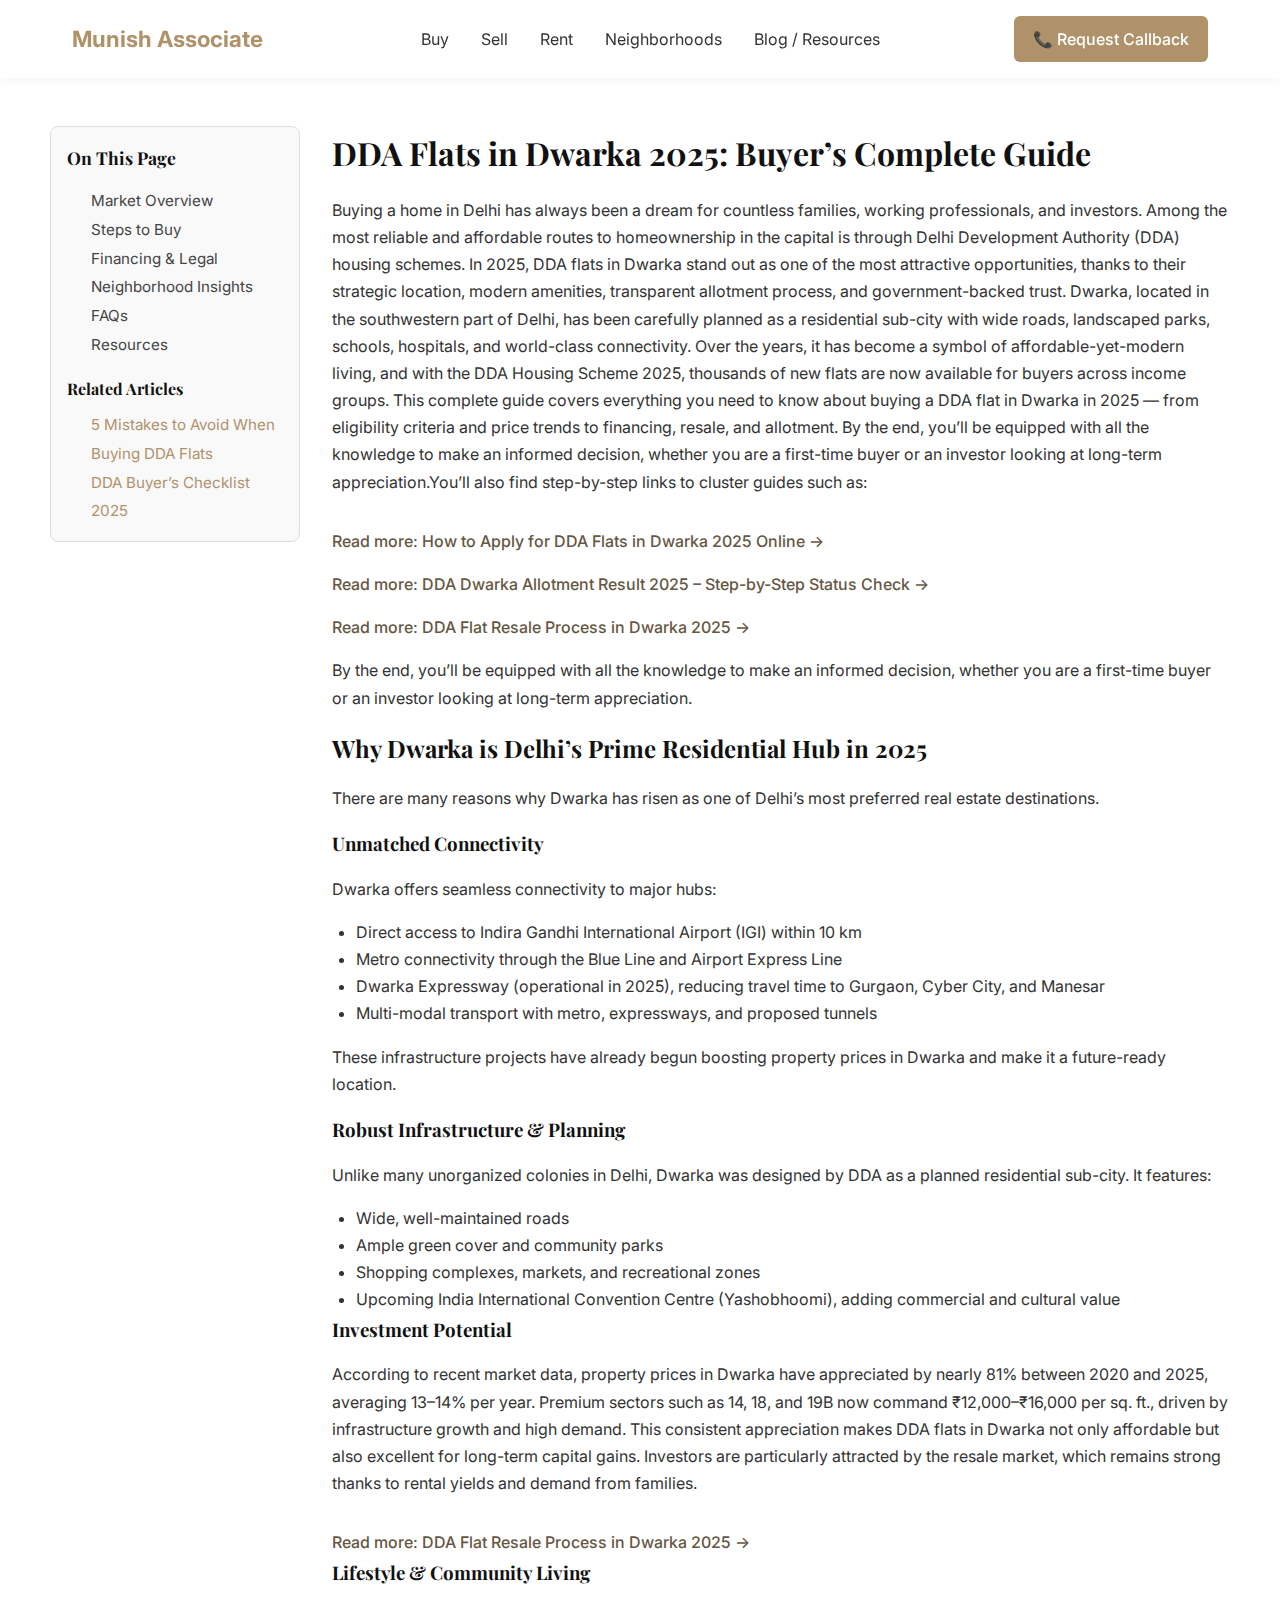
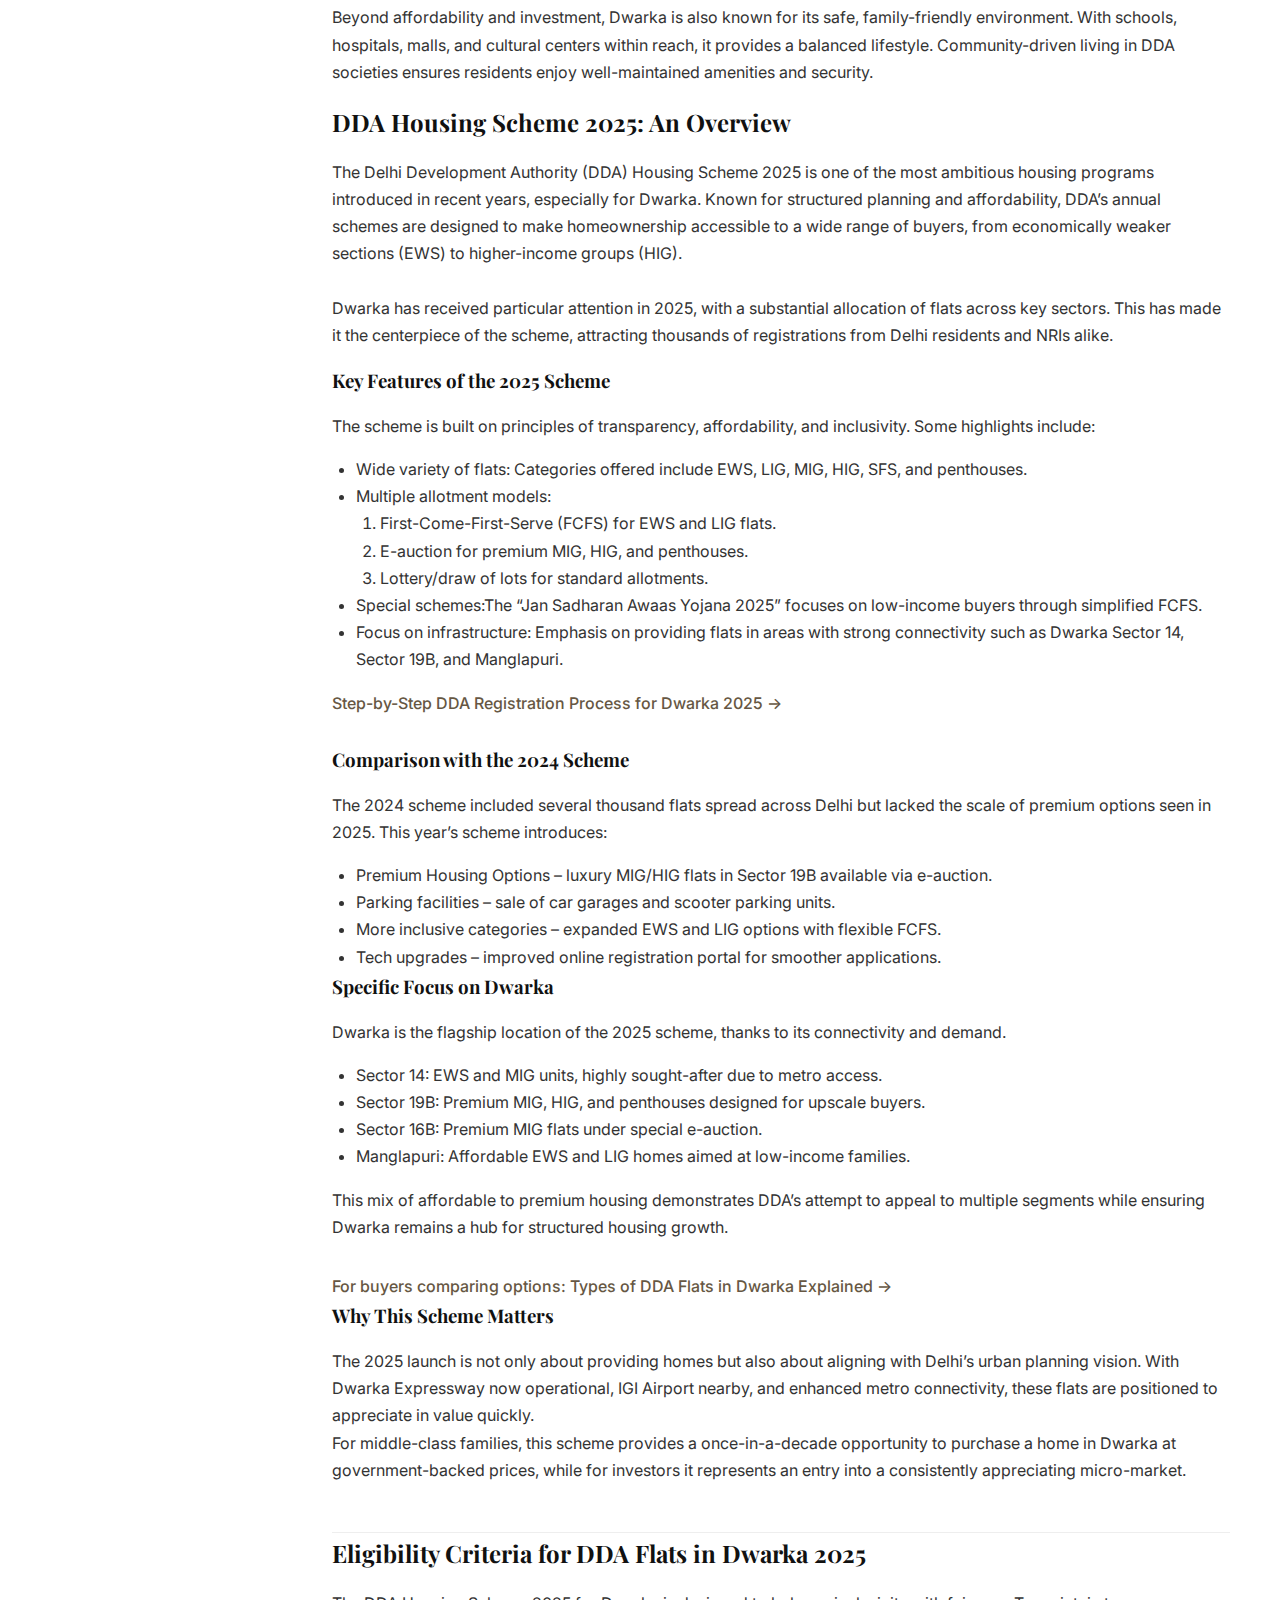
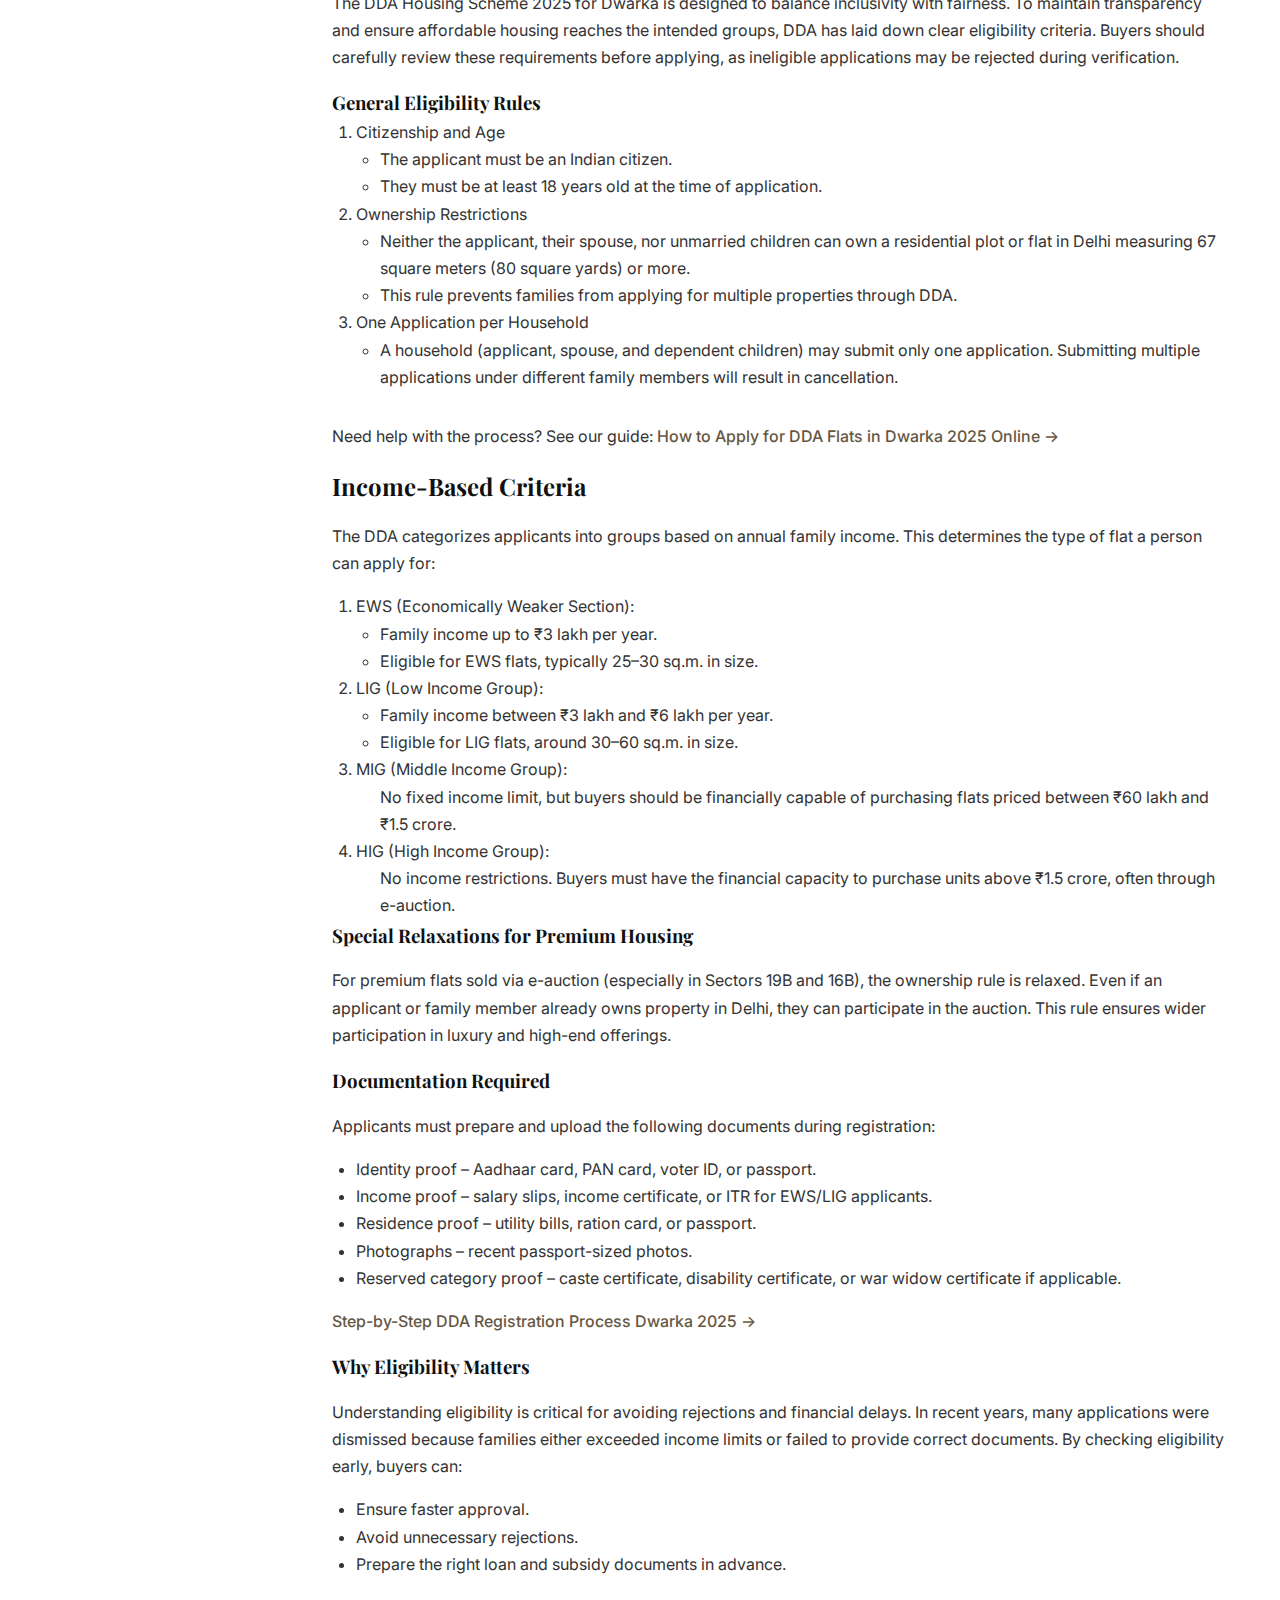
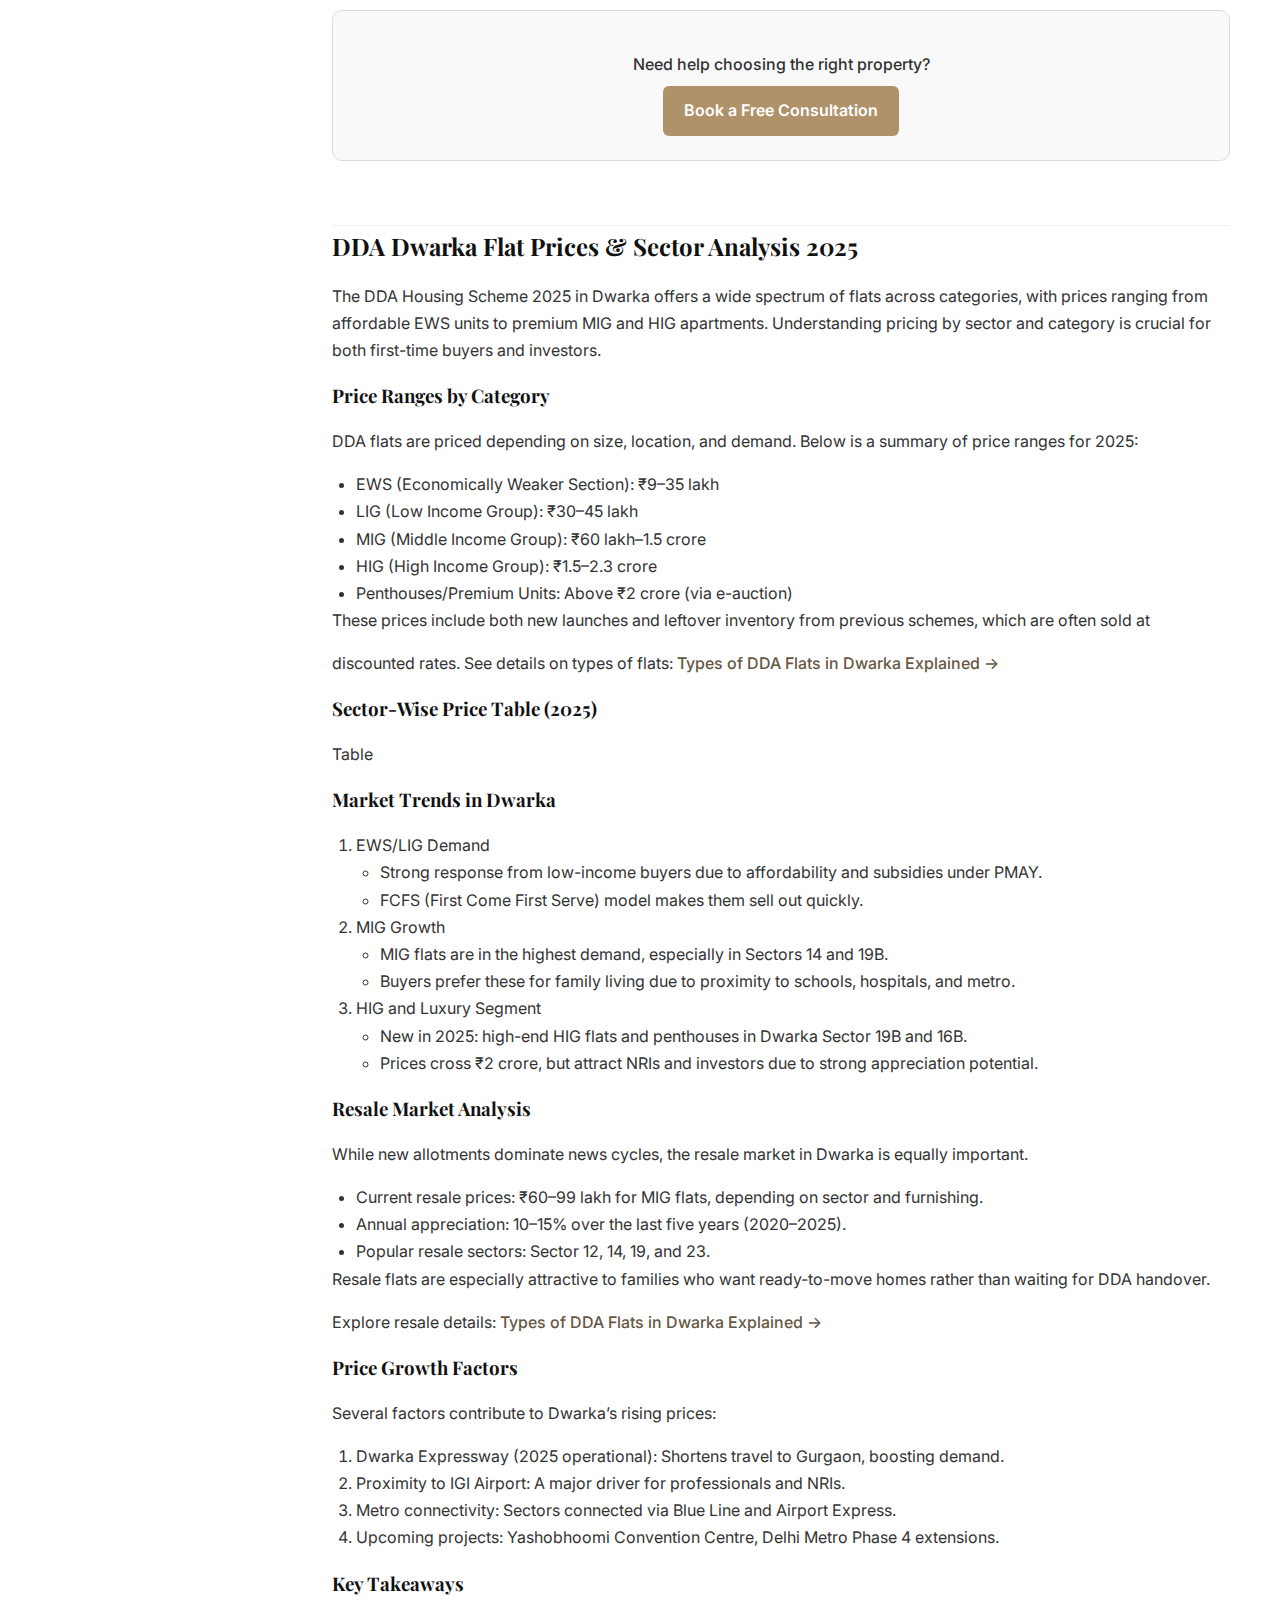
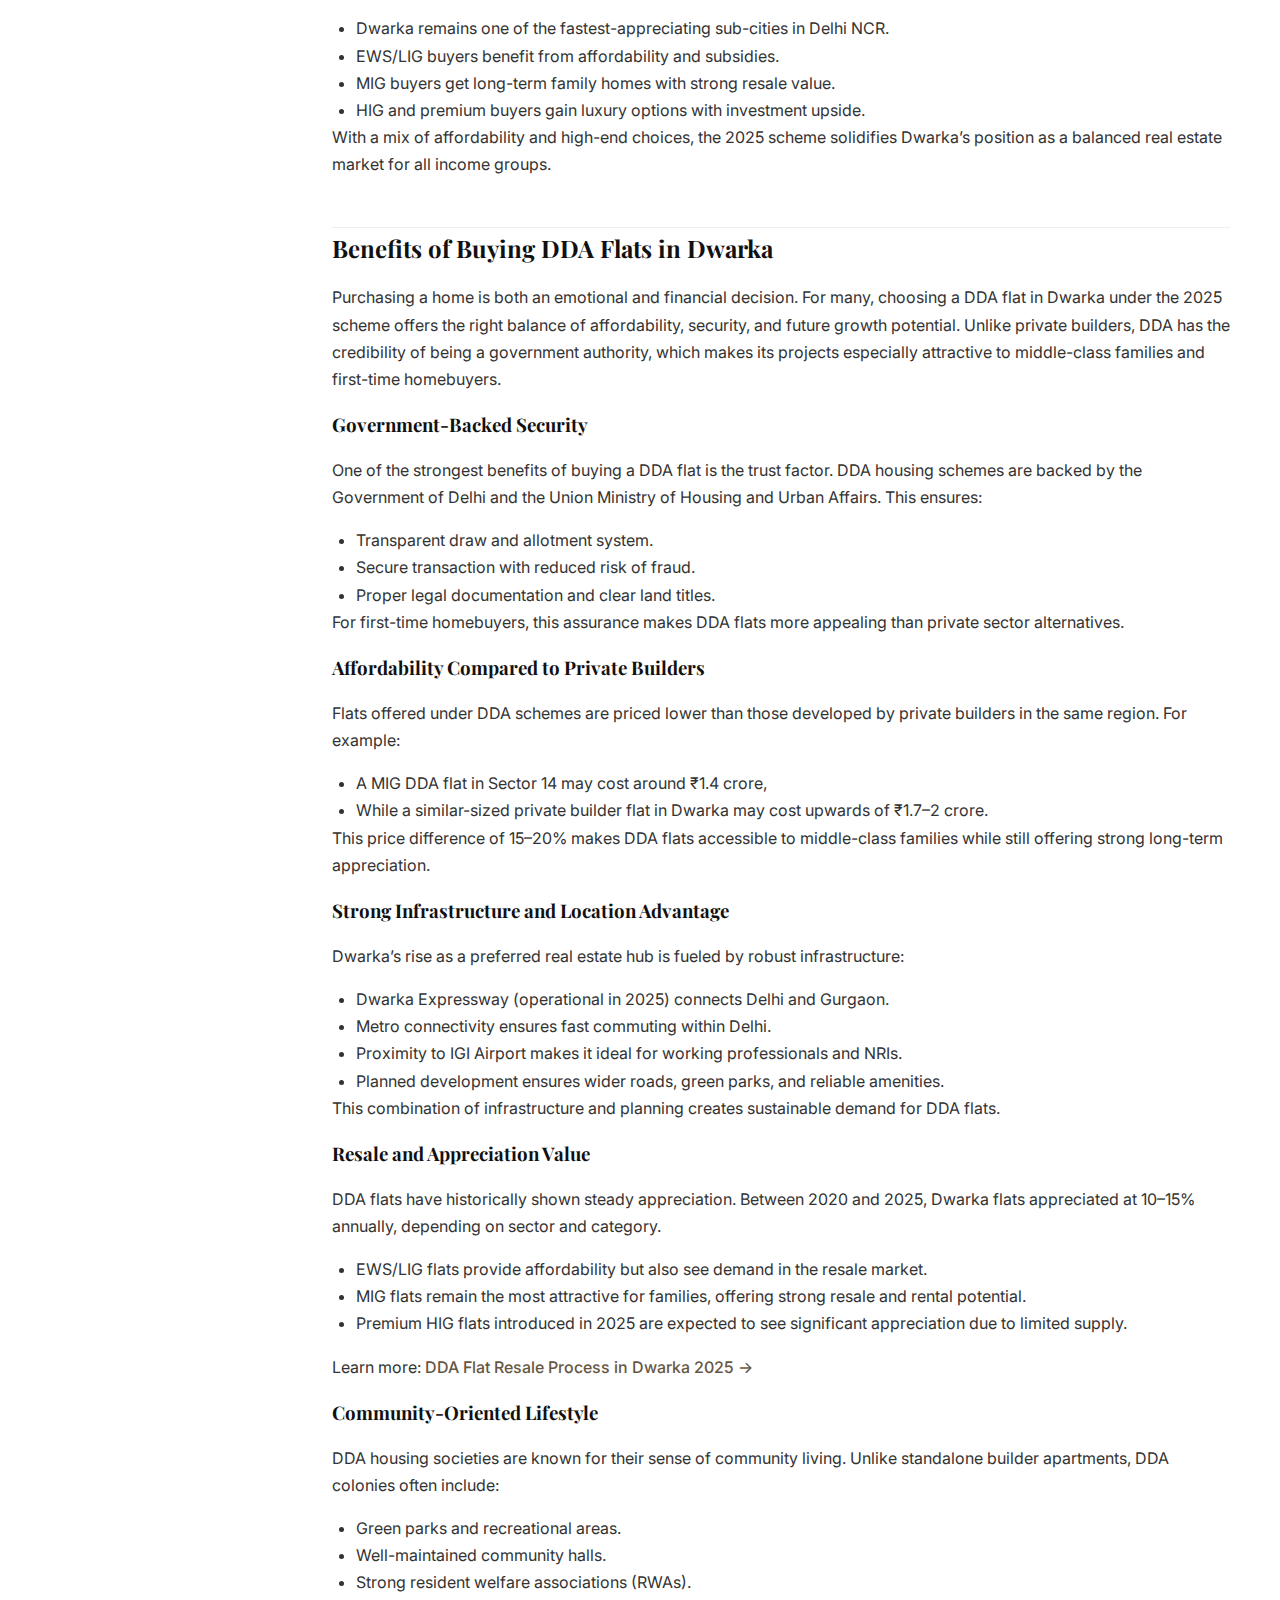
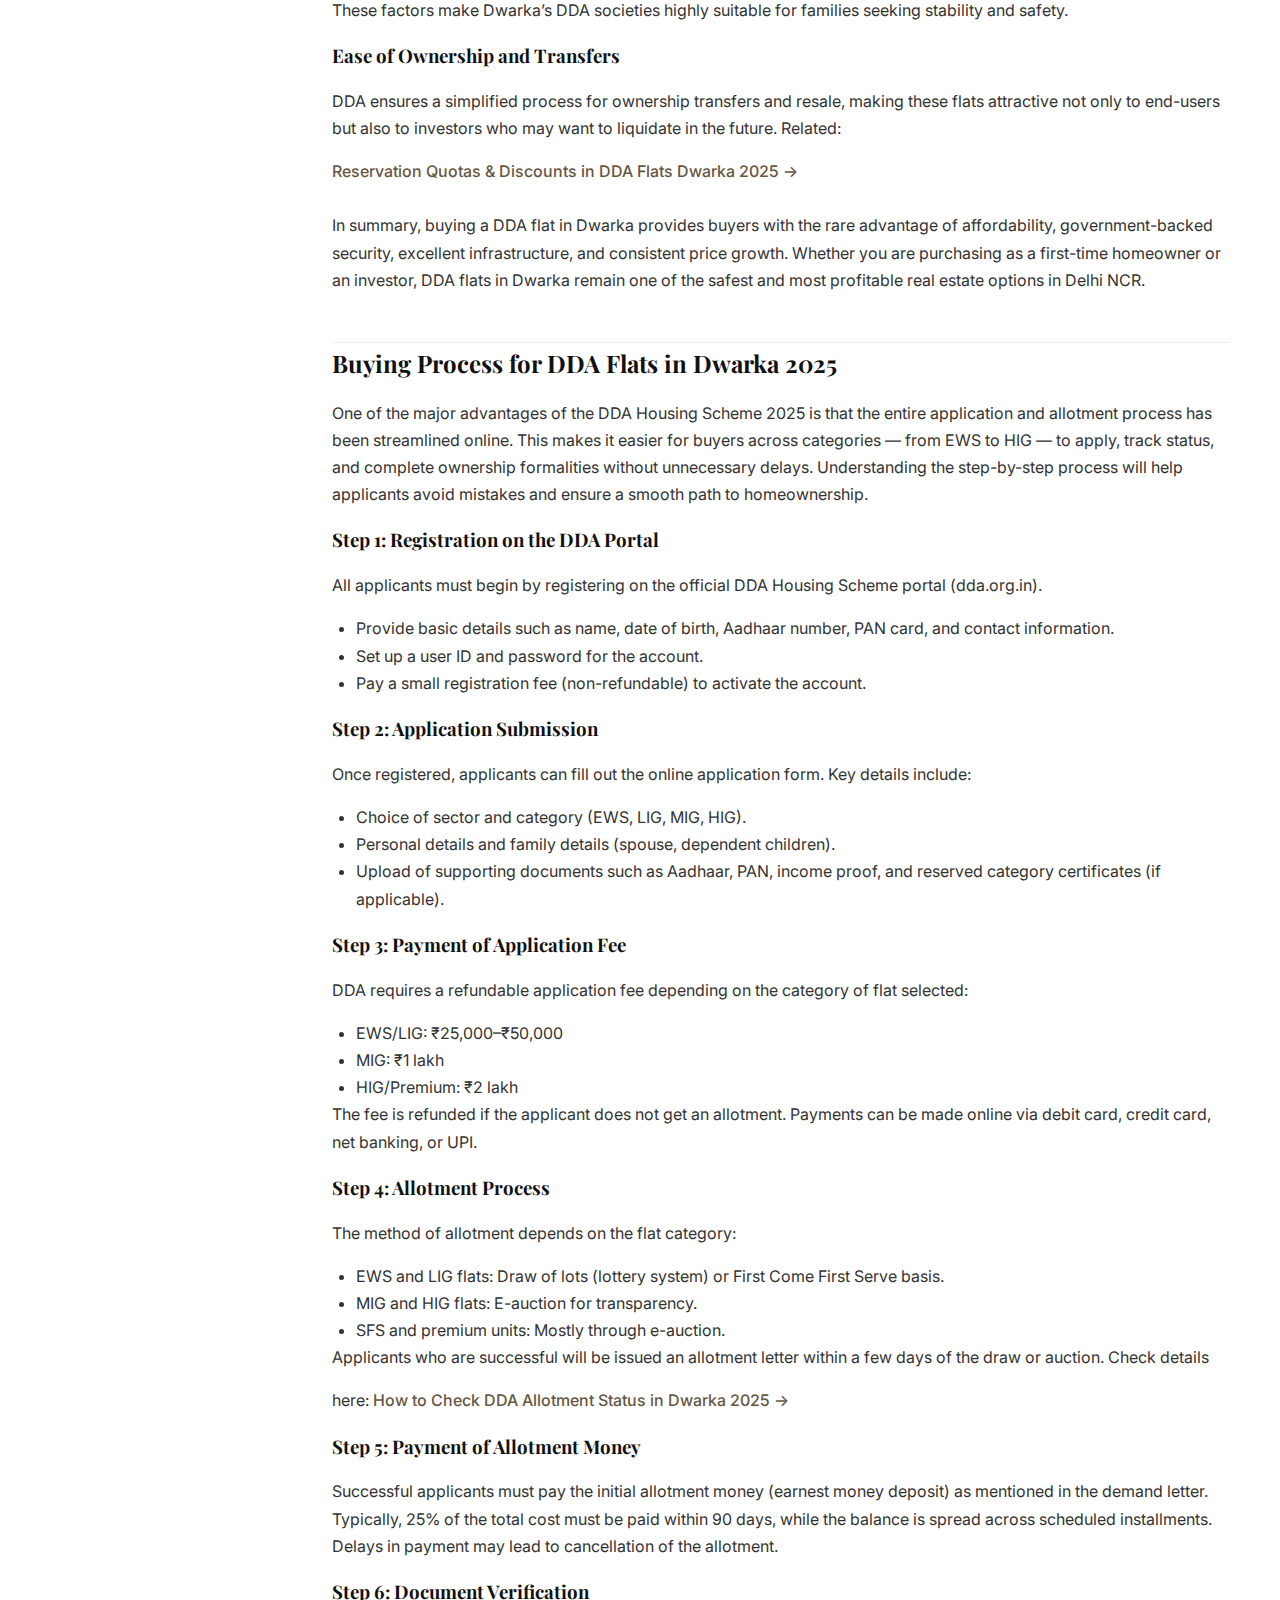
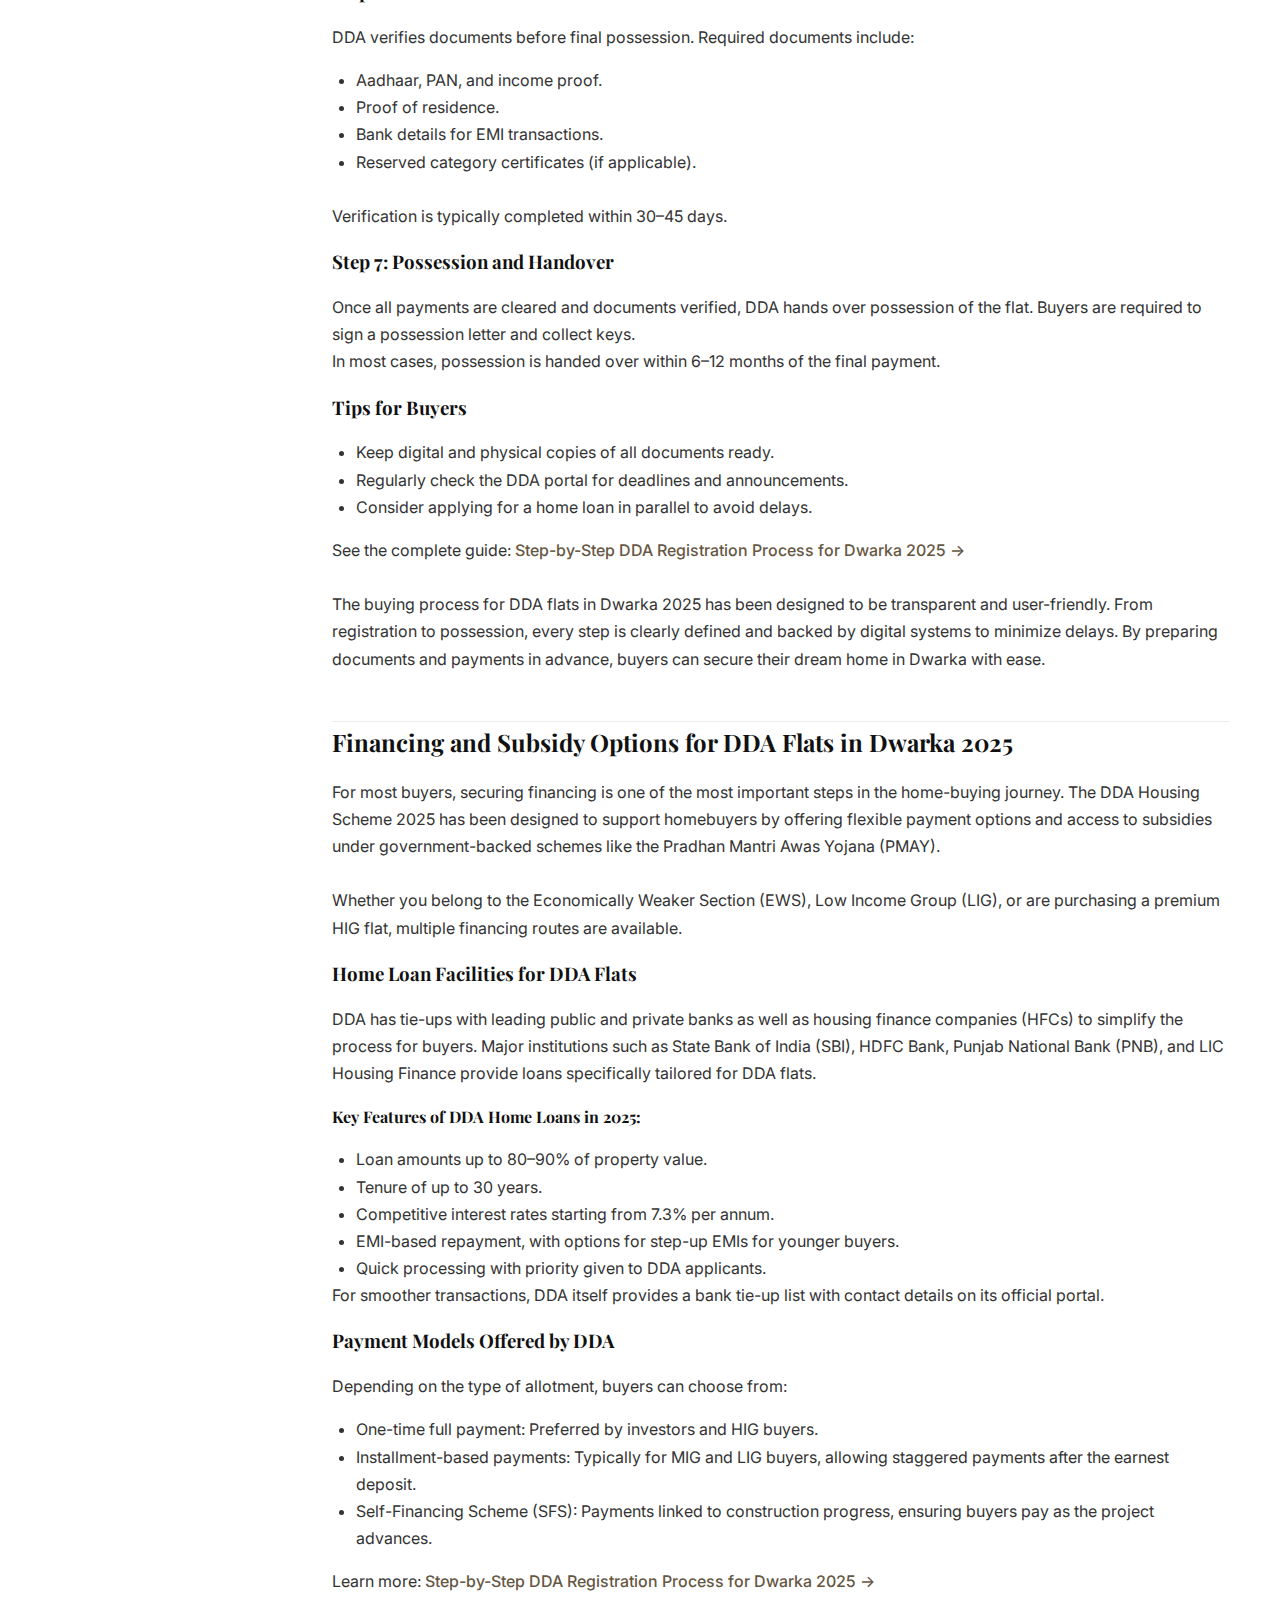
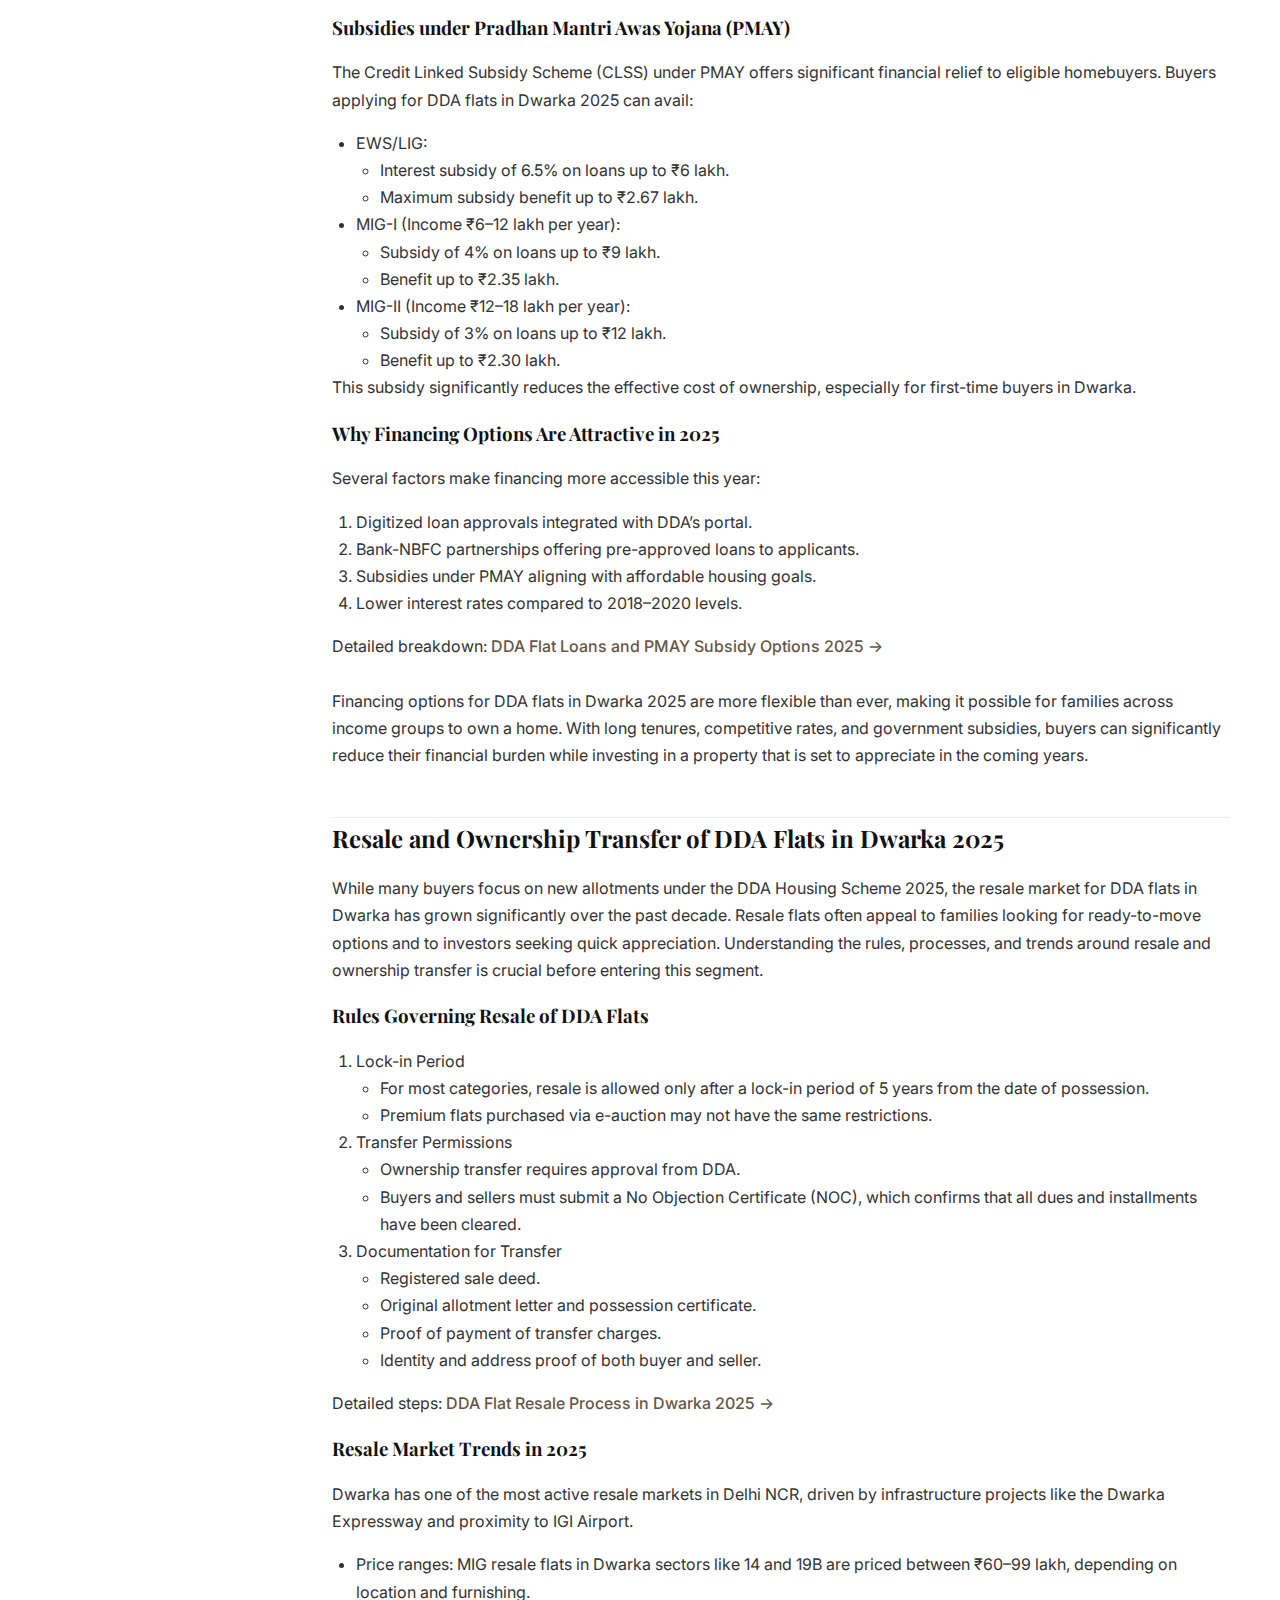
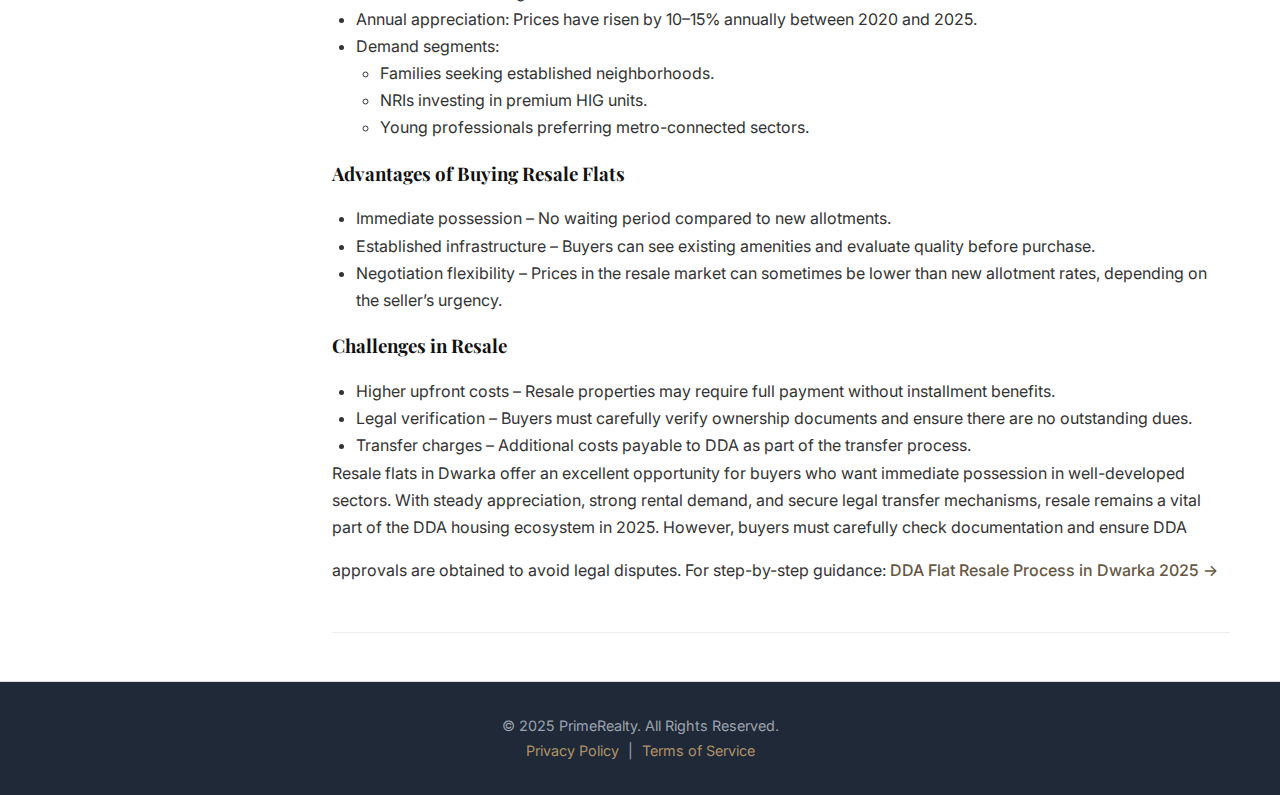
<file: pillar-pages/DDA-Flats-in-Dwarka:-2025-Complete-Guide.html>
<!DOCTYPE html>
<html lang="en">
  <head>
    <meta charset="UTF-8" />
    <meta name="viewport" content="width=device-width, initial-scale=1.0" />
    <title>
      DDA Flats in Dwarka 2025: Buyer’s Complete Guide | PrimeRealty
    </title>

    <meta
      name="description"
      content="Comprehensive guide to buying DDA Flats in Dwarka 2025. Learn about market trends, legal process, financing options, and the best neighborhoods for your investment."
    />
    <meta
      name="keywords"
      content="DDA flats Dwarka, DDA flats for sale, Dwarka real estate, DDA housing scheme, Dwarka property guide"
    />

    <link
      href="https://fonts.googleapis.com/css2?family=Inter:wght@400;500;600&family=Playfair+Display:wght@600&display=swap"
      rel="stylesheet"
    />
    <link rel="stylesheet" href="../css/pillar-page.css" />
  </head>

  <body>
    <!-- ======= Header ======= -->
    <header class="main-header">
      <nav class="navbar">
        <a href="../index.html" class="logo">Munish Associate</a>
        <ul class="menu">
          <li class="dropdown">
            <a href="">Buy</a>
            <ul class="dropdown-menu">
              <li><a href="../listings.html">Property Listings</a></li>
              <li><a href="../buying-guide.html">Buying Guide</a></li>
            </ul>
          </li>
          <li class="dropdown">
            <a href="">Sell</a>
            <ul class="dropdown-menu">
              <li><a href="../sellers-guide.html">Seller’s Guide</a></li>
              <li><a href="../valuation-tool.html">Valuation Tool</a></li>
            </ul>
          </li>
          <li class="dropdown">
            <a href="">Rent</a>
            <ul class="dropdown-menu">
              <li><a href="../rental-listings.html">Rental Listings</a></li>
              <li><a href="../rental-tools.html">Rental Tools</a></li>
            </ul>
          </li>
          <li class="dropdown">
            <a href="">Neighborhoods</a>
            <ul class="dropdown-menu">
              <li><a href="../area-guides.html">Area Guides</a></li>
              <li><a href="../market-insights.html">Market Insights</a></li>
            </ul>
          </li>
          <li>
            <a href="../blog.html">Blog / Resources</a>
          </li>
        </ul>
        <a href="../contact.html" class="cta-btn">📞 Request Callback</a>
      </nav>
    </header>

    <!-- ======= Main Content ======= -->
    <main class="pillar-container">
      <aside id="toc" class="sticky-toc">
        <h3>On This Page</h3>
        <ul>
          <li><a href="#market-overview">Market Overview</a></li>
          <li><a href="#buying-steps">Steps to Buy</a></li>
          <li><a href="#financing">Financing & Legal</a></li>
          <li><a href="#neighborhoods">Neighborhood Insights</a></li>
          <li><a href="#faqs">FAQs</a></li>
          <li><a href="#resources">Resources</a></li>
        </ul> 

        <div class="related-articles">
            <h4>Related Articles</h4>
            <ul>
              <li>
                <a href="../blog-pages/buying-mistakes.html"
                  >5 Mistakes to Avoid When Buying DDA Flats</a
                >
              </li>
              <li>
                <a href="../blog-pages/ddaflats-checklist.html"
                  >DDA Buyer’s Checklist 2025</a
                >
              </li>
            </ul>
          </div> 

      </aside>

      <article class="pillar-content">
        <h1>DDA Flats in Dwarka 2025: Buyer’s Complete Guide</h1>
        <p>
          Buying a home in Delhi has always been a dream for countless families,
          working professionals, and investors. Among the most reliable and
          affordable routes to homeownership in the capital is through Delhi
          Development Authority (DDA) housing schemes. In 2025, DDA flats in
          Dwarka stand out as one of the most attractive opportunities, thanks
          to their strategic location, modern amenities, transparent allotment
          process, and government-backed trust. Dwarka, located in the
          southwestern part of Delhi, has been carefully planned as a
          residential sub-city with wide roads, landscaped parks, schools,
          hospitals, and world-class connectivity. Over the years, it has become
          a symbol of affordable-yet-modern living, and with the DDA Housing
          Scheme 2025, thousands of new flats are now available for buyers
          across income groups. This complete guide covers everything you need
          to know about buying a DDA flat in Dwarka in 2025 — from eligibility
          criteria and price trends to financing, resale, and allotment. By the
          end, you’ll be equipped with all the knowledge to make an informed
          decision, whether you are a first-time buyer or an investor looking at
          long-term appreciation.You’ll also find step-by-step links to cluster
          guides such as:
        </p>
        <a href="../supporting-blogs/Step-by-Step-DDA-Registration-Process-for-Dwarka-2025.html" class="related-link"
          >Read more: How to Apply for DDA Flats in Dwarka 2025 Online →</a
        >
        <a href="../blog-pages/dwarka-rental-trends.html" class="related-link"
          >Read more: DDA Dwarka Allotment Result 2025 – Step-by-Step Status
          Check →</a
        >
        <a href="../blog-pages/dwarka-rental-trends.html" class="related-link"
          >Read more: DDA Flat Resale Process in Dwarka 2025 →</a
        >

        <p>By the end, you’ll be equipped with all the knowledge to make an informed decision, whether you are a first-time buyer or an investor looking at long-term appreciation.</p>

        <h2>Why Dwarka is Delhi’s Prime Residential Hub in 2025</h2>

        <p>There are many reasons why Dwarka has risen as one of Delhi’s most preferred real estate destinations.</p>

        <h3>Unmatched Connectivity</h3>

        <p>Dwarka offers seamless connectivity to major hubs: </p>

        <ul>
          <li>
            Direct access to Indira Gandhi International Airport (IGI) within 10 km
          </li>
          <li>Metro connectivity through the Blue Line and Airport Express Line</li>
          <li>
            Dwarka Expressway (operational in 2025), reducing travel time to Gurgaon, Cyber City, and Manesar
          </li>
          <li>Multi-modal transport with metro, expressways, and proposed tunnels</li>
        </ul>

        <p>These infrastructure projects have already begun boosting property prices in Dwarka and make it a future-ready location.</p>

        <h3>Robust Infrastructure & Planning</h3>

        <p>Unlike many unorganized colonies in Delhi, Dwarka was designed by DDA as a planned residential sub-city. It features:</p>

        <ul>
          <li>Wide, well-maintained roads</li>
          <li>Ample green cover and community parks</li>
          <li>Shopping complexes, markets, and recreational zones</li>
          <li>Upcoming India International Convention Centre (Yashobhoomi), adding commercial and cultural value</li>
        </ul>

        <h3>Investment Potential</h3>

        <p>According to recent market data, property prices in Dwarka have appreciated by nearly 81% between 2020 and 2025, averaging 13–14% per year. Premium sectors such as 14, 18, and 19B now command ₹12,000–₹16,000 per sq. ft., driven by infrastructure growth and high demand.
           This consistent appreciation makes DDA flats in Dwarka not only affordable but also excellent for long-term capital gains. Investors are particularly attracted by the resale market, which remains strong thanks to rental yields and demand from families.
        </p>

        <a href="../blog-pages/dwarka-rental-trends.html" class="related-link"
          >Read more: DDA Flat Resale Process in Dwarka 2025 →</a
        >
      
        <h3>Lifestyle & Community Living</h3>

        <p>Beyond affordability and investment, Dwarka is also known for its safe, family-friendly environment. With schools, hospitals, malls, and cultural centers within reach, it provides a balanced lifestyle. Community-driven living in DDA societies ensures residents enjoy well-maintained amenities and security.</p>

        <!-- Section 1  -->
        <section id="market-overview">
          <h2>DDA Housing Scheme 2025: An Overview</h2>
          <p>
            The Delhi Development Authority (DDA) Housing Scheme 2025 is one of the most ambitious housing programs introduced in recent years, especially for Dwarka. Known for structured planning and affordability, DDA’s annual schemes are designed to make homeownership accessible to a wide range of buyers, from economically weaker sections (EWS) to higher-income groups (HIG). <br> <br>
            Dwarka has received particular attention in 2025, with a substantial allocation of flats across key sectors. This has made it the centerpiece of the scheme, attracting thousands of registrations from Delhi residents and NRIs alike.
          </p>

          <h3>Key Features of the 2025 Scheme</h3>

          <p>The scheme is built on principles of transparency, affordability, and inclusivity. Some highlights include:</p>

          <ul>
            <li>
              Wide variety of flats: Categories offered include EWS, LIG, MIG, HIG, SFS, and penthouses.
            </li>
            <li>Multiple allotment models:
              <ol> 
                <li>First-Come-First-Serve (FCFS) for EWS and LIG flats.</li>
                <li>E-auction for premium MIG, HIG, and penthouses.</li>
                <li>Lottery/draw of lots for standard allotments.</li>
            </ol>
            </li>
            <li>Special schemes:The “Jan Sadharan Awaas Yojana 2025” focuses on low-income buyers through simplified FCFS.</li>
            <li>Focus on infrastructure: Emphasis on providing flats in areas with strong connectivity such as Dwarka Sector 14, Sector 19B, and Manglapuri.</li>
          </ul>

          <a href="../supporting-blogs/Step-by-Step-DDA-Registration-Process-for-Dwarka-2025.html" class="related-link"
            >Step-by-Step DDA Registration Process for Dwarka 2025 →</a
          >

          <br> <br>

          <h3>Comparison with the 2024 Scheme</h3>

          <p>The 2024 scheme included several thousand flats spread across Delhi but lacked the scale of premium options seen in 2025. This year’s scheme introduces:</p>

          <ul>
            <li>Premium Housing Options – luxury MIG/HIG flats in Sector 19B available via e-auction.</li>
            <li>Parking facilities – sale of car garages and scooter parking units.</li>
            <li>More inclusive categories – expanded EWS and LIG options with flexible FCFS.</li>
            <li>Tech upgrades – improved online registration portal for smoother applications.</li>
          </ul>

          <h3>Specific Focus on Dwarka</h3>

          <p>Dwarka is the flagship location of the 2025 scheme, thanks to its connectivity and demand.</p>

          <ul>
            <li>Sector 14: EWS and MIG units, highly sought-after due to metro access.</li>
            <li>Sector 19B: Premium MIG, HIG, and penthouses designed for upscale buyers.</li>
            <li>Sector 16B: Premium MIG flats under special e-auction.</li>
            <li>Manglapuri: Affordable EWS and LIG homes aimed at low-income families.</li>
          </ul>

          <p>This mix of affordable to premium housing demonstrates DDA’s attempt to appeal to multiple segments while ensuring Dwarka remains a hub for structured housing growth.</p>

          <a href="../blog-pages/dwarka-rental-trends.html" class="related-link"
            >For buyers comparing options: Types of DDA Flats in Dwarka Explained →</a
          >

          <h3>Why This Scheme Matters</h3>

          <p>The 2025 launch is not only about providing homes but also about aligning with Delhi’s urban planning vision. With Dwarka Expressway now operational, IGI Airport nearby, and enhanced metro connectivity, these flats are positioned to appreciate in value quickly. <br> 
          For middle-class families, this scheme provides a once-in-a-decade opportunity to purchase a home in Dwarka at government-backed prices, while for investors it represents an entry into a consistently appreciating micro-market.</p>

        </section>

        <!-- Section 2 -->

        <section id="buying-steps">
          <h2>Eligibility Criteria for DDA Flats in Dwarka 2025</h2>

          <p>
            The DDA Housing Scheme 2025 for Dwarka is designed to balance inclusivity with fairness. To maintain transparency and ensure affordable housing reaches the intended groups, DDA has laid down clear eligibility criteria. Buyers should carefully review these requirements before applying, as ineligible applications may be rejected during verification.
          </p>

          <h3>General Eligibility Rules</h3>

          <ol>
            <li>Citizenship and Age
              <ul>
                <li>The applicant must be an Indian citizen.</li>
                <li>They must be at least 18 years old at the time of application.</li>
              </ul>
            </li>
            <li>Ownership Restrictions
              <ul>
                <li>Neither the applicant, their spouse, nor unmarried children can own a residential plot or flat in Delhi measuring 67 square meters (80 square yards) or more.</li>
                <li>This rule prevents families from applying for multiple properties through DDA.</li>
              </ul>
            </li>
            <li>One Application per Household
              <ul>
                <li>A household (applicant, spouse, and dependent children) may submit only one application. Submitting multiple applications under different family members will result in cancellation.</li>
              </ul>
            </li>
          </ol>

          <p>Need help with the process? See our guide: <a href="../blog-pages/dwarka-rental-trends.html" class="related-link"
            >How to Apply for DDA Flats in Dwarka 2025 Online →</a
          ></p>

          <h2>Income-Based Criteria</h2>

          <p>The DDA categorizes applicants into groups based on annual family income. This determines the type of flat a person can apply for:</p>

          <ol>
            <li>EWS (Economically Weaker Section):
              <ul>
                <li>Family income up to ₹3 lakh per year.</li>
                <li>Eligible for EWS flats, typically 25–30 sq.m. in size.</li>
              </ul>
            </li>
            <li>LIG (Low Income Group):
              <ul>
                <li>Family income between ₹3 lakh and ₹6 lakh per year.</li>
                <li>Eligible for LIG flats, around 30–60 sq.m. in size.</li>
              </ul>
            </li>
            <li>MIG (Middle Income Group):
              <ul>No fixed income limit, but buyers should be financially capable of purchasing flats priced between ₹60 lakh and ₹1.5 crore.</ul>
            </li>
            <li>HIG (High Income Group):
              <ul>No income restrictions. Buyers must have the financial capacity to purchase units above ₹1.5 crore, often through e-auction.</ul>
            </li>
          </ol>

          <h3>Special Relaxations for Premium Housing</h3>

          <p>For premium flats sold via e-auction (especially in Sectors 19B and 16B), the ownership rule is relaxed. Even if an applicant or family member already owns property in Delhi, they can participate in the auction. This rule ensures wider participation in luxury and high-end offerings.</p>

          <h3>Documentation Required</h3>

          <p>Applicants must prepare and upload the following documents during registration:

            <ul>
              <li>Identity proof – Aadhaar card, PAN card, voter ID, or passport.</li>
              <li>Income proof – salary slips, income certificate, or ITR for EWS/LIG applicants.</li>
              <li>Residence proof – utility bills, ration card, or passport.</li>
              <li>Photographs – recent passport-sized photos.</li>
              <li>Reserved category proof – caste certificate, disability certificate, or war widow certificate if applicable.  </li>
            </ul>

            <a href="../blog-pages/dwarka-rental-trends.html" class="related-link"
            >Step-by-Step DDA Registration Process Dwarka 2025 →</a
          >
          </p>

          <h3>Why Eligibility Matters</h3>

          <p>Understanding eligibility is critical for avoiding rejections and financial delays. In recent years, many applications were dismissed because families either exceeded income limits or failed to provide correct documents. By checking eligibility early, buyers can:

            <ul>
              <li>Ensure faster approval.</li>
              <li>Avoid unnecessary rejections.</li>
              <li>Prepare the right loan and subsidy documents in advance.</li>
            </ul>

          </p>

          <!-- CTA -->
         
        <div class="cta-box">
          <p>Need help choosing the right property?</p>
          <a href="../contact.html" class="btn btn-primary"
            >Book a Free Consultation</a
          >
        </div> 


        </section>

        <!-- Section 3 -->
        <section id="financing">
          <h2>DDA Dwarka Flat Prices & Sector Analysis 2025</h2>
          <p>
            The DDA Housing Scheme 2025 in Dwarka offers a wide spectrum of flats across categories, with prices ranging from affordable EWS units to premium MIG and HIG apartments. Understanding pricing by sector and category is crucial for both first-time buyers and investors.
          </p>
          
          <h3>Price Ranges by Category</h3>

          <p>
            DDA flats are priced depending on size, location, and demand. Below is a summary of price ranges for 2025:

            <ul>
              <li>EWS (Economically Weaker Section): ₹9–35 lakh</li>
              <li>LIG (Low Income Group): ₹30–45 lakh</li>
              <li>MIG (Middle Income Group): ₹60 lakh–1.5 crore</li>
              <li>HIG (High Income Group): ₹1.5–2.3 crore</li>
              <li>Penthouses/Premium Units: Above ₹2 crore (via e-auction)</li>
            </ul>

            These prices include both new launches and leftover inventory from previous schemes, which are often sold at discounted rates.

            See details on types of flats: <a href="../blog-pages/dwarka-rental-trends.html" class="related-link"
            >Types of DDA Flats in Dwarka Explained →</a
          >

          </p>

          <h3>Sector-Wise Price Table (2025)</h3>

          <p>Table</p>

          <h3>Market Trends in Dwarka</h3>

          <p>
            <ol>
              <li>EWS/LIG Demand
                <ul>
                  <li>Strong response from low-income buyers due to affordability and subsidies under PMAY.</li>
                  <li>FCFS (First Come First Serve) model makes them sell out quickly.</li>
                </ul>
              </li>
              <li>MIG Growth
                <ul>
                  <li>MIG flats are in the highest demand, especially in Sectors 14 and 19B.</li>
                  <li>Buyers prefer these for family living due to proximity to schools, hospitals, and metro.</li>
                </ul>
              </li>
              <li>HIG and Luxury Segment
                <ul>
                  <li>New in 2025: high-end HIG flats and penthouses in Dwarka Sector 19B and 16B.</li>
                  <li>Prices cross ₹2 crore, but attract NRIs and investors due to strong appreciation potential.</li>
                </ul>
              </li>
            </ol>
          </p>

          <h3>Resale Market Analysis</h3>

          <p>
            While new allotments dominate news cycles, the resale market in Dwarka is equally important.

            <ul>
              <li>Current resale prices: ₹60–99 lakh for MIG flats, depending on sector and furnishing.</li>
              <li>Annual appreciation: 10–15% over the last five years (2020–2025).</li>
              <li>Popular resale sectors: Sector 12, 14, 19, and 23.</li>
            </ul>

            Resale flats are especially attractive to families who want ready-to-move homes rather than waiting for DDA handover. <br>

            Explore resale details: <a href="../blog-pages/dwarka-rental-trends.html" class="related-link"
            >Types of DDA Flats in Dwarka Explained →</a>

          </p>

          <h3>Price Growth Factors</h3>

          <p>
            Several factors contribute to Dwarka’s rising prices:

            <ol>
              <li>Dwarka Expressway (2025 operational): Shortens travel to Gurgaon, boosting demand.</li>
              <li>Proximity to IGI Airport: A major driver for professionals and NRIs.</li>
              <li>Metro connectivity: Sectors connected via Blue Line and Airport Express.</li>
              <li>Upcoming projects: Yashobhoomi Convention Centre, Delhi Metro Phase 4 extensions.</li>
            </ol>

          </p>

          <h3>Key Takeaways</h3>

          <p>
            <ul>
              <li>Dwarka remains one of the fastest-appreciating sub-cities in Delhi NCR.</li>
              <li>EWS/LIG buyers benefit from affordability and subsidies.</li>
              <li>MIG buyers get long-term family homes with strong resale value.</li>
              <li>HIG and premium buyers gain luxury options with investment upside.</li>
            </ul>

            With a mix of affordability and high-end choices, the 2025 scheme solidifies Dwarka’s position as a balanced real estate market for all income groups.

          </p>

        </section>

        <!-- Section 4 -->
        <section id="neighborhoods">
          <h2>Benefits of Buying DDA Flats in Dwarka</h2>
          <p>
            Purchasing a home is both an emotional and financial decision. For many, choosing a DDA flat in Dwarka under the 2025 scheme offers the right balance of affordability, security, and future growth potential. Unlike private builders, DDA has the credibility of being a government authority, which makes its projects especially attractive to middle-class families and first-time homebuyers.
          </p>

          <h3>Government-Backed Security</h3>

          <p>One of the strongest benefits of buying a DDA flat is the trust factor. DDA housing schemes are backed by the Government of Delhi and the Union Ministry of Housing and Urban Affairs. This ensures:

            <ul>
              <li>Transparent draw and allotment system.</li>
              <li>Secure transaction with reduced risk of fraud.</li>
              <li>Proper legal documentation and clear land titles.</li>
            </ul>

            For first-time homebuyers, this assurance makes DDA flats more appealing than private sector alternatives.

          </p>

          <h3>Affordability Compared to Private Builders</h3>

          <p>
            Flats offered under DDA schemes are priced lower than those developed by private builders in the same region. For example:

            <ul>
              <li>A MIG DDA flat in Sector 14 may cost around ₹1.4 crore,</li>
              <li>While a similar-sized private builder flat in Dwarka may cost upwards of ₹1.7–2 crore.</li>
            </ul>

            This price difference of 15–20% makes DDA flats accessible to middle-class families while still offering strong long-term appreciation.

          </p>

        <h3>Strong Infrastructure and Location Advantage</h3>

        <p>
          Dwarka’s rise as a preferred real estate hub is fueled by robust infrastructure:

          <ul>
            <li>Dwarka Expressway (operational in 2025) connects Delhi and Gurgaon.</li>
            <li>Metro connectivity ensures fast commuting within Delhi.</li>
            <li>Proximity to IGI Airport makes it ideal for working professionals and NRIs.</li>
            <li>Planned development ensures wider roads, green parks, and reliable amenities.</li>
          </ul>

          This combination of infrastructure and planning creates sustainable demand for DDA flats.

        </p>

        <h3>Resale and Appreciation Value</h3>

        <p>
          DDA flats have historically shown steady appreciation. Between 2020 and 2025, Dwarka flats appreciated at 10–15% annually, depending on sector and category.

          <ul>
            <li>EWS/LIG flats provide affordability but also see demand in the resale market.</li>
            <li>MIG flats remain the most attractive for families, offering strong resale and rental potential.</li>
            <li>Premium HIG flats introduced in 2025 are expected to see significant appreciation due to limited supply.</li>
          </ul>

          Learn more: <a href="../blog-pages/dwarka-rental-trends.html" class="related-link"
            >DDA Flat Resale Process in Dwarka 2025 →</a>

        </p>

        <h3>Community-Oriented Lifestyle</h3>

        <p>
          DDA housing societies are known for their sense of community living. Unlike standalone builder apartments, DDA colonies often include:

          <ul>
            <li>Green parks and recreational areas.</li>
            <li>Well-maintained community halls.</li>
            <li>Strong resident welfare associations (RWAs).</li>
          </ul>

          These factors make Dwarka’s DDA societies highly suitable for families seeking stability and safety.

        </p>

        <h3>Ease of Ownership and Transfers</h3>

        <p>
          DDA ensures a simplified process for ownership transfers and resale, making these flats attractive not only to end-users but also to investors who may want to liquidate in the future.

          Related: <a href="../blog-pages/dwarka-rental-trends.html" class="related-link"
            >Reservation Quotas & Discounts in DDA Flats Dwarka 2025 →</a> <br> <br>

          In summary, buying a DDA flat in Dwarka provides buyers with the rare advantage of affordability, government-backed security, excellent infrastructure, and consistent price growth. Whether you are purchasing as a first-time homeowner or an investor, DDA flats in Dwarka remain one of the safest and most profitable real estate options in Delhi NCR.
        </p>

        </section>

        <!-- Section 5 -->
        <section id="faqs">
          <h2>Buying Process for DDA Flats in Dwarka 2025</h2>
          
            <p>
              One of the major advantages of the DDA Housing Scheme 2025 is that the entire application and allotment process has been streamlined online. This makes it easier for buyers across categories — from EWS to HIG — to apply, track status, and complete ownership formalities without unnecessary delays.

              Understanding the step-by-step process will help applicants avoid mistakes and ensure a smooth path to homeownership.

            </p>
         
          <h3>Step 1: Registration on the DDA Portal</h3>
            <p>
              All applicants must begin by registering on the official DDA Housing Scheme portal (dda.org.in).

              <ul>
                <li>Provide basic details such as name, date of birth, Aadhaar number, PAN card, and contact information.</li>
                <li>Set up a user ID and password for the account.</li>
                <li>Pay a small registration fee (non-refundable) to activate the account.</li>
              </ul>

            </p>

            <h3>Step 2: Application Submission</h3>

            <p>
              Once registered, applicants can fill out the online application form. Key details include:

              <ul>
                <li>Choice of sector and category (EWS, LIG, MIG, HIG).</li>
                <li>Personal details and family details (spouse, dependent children).</li>
                <li>Upload of supporting documents such as Aadhaar, PAN, income proof, and reserved category certificates (if applicable).</li>
              </ul>

            </p>

            <h3>Step 3: Payment of Application Fee</h3>

            <p>
              DDA requires a refundable application fee depending on the category of flat selected:

              <ul>
                <li>EWS/LIG: ₹25,000–₹50,000</li>
                <li>MIG: ₹1 lakh</li>
                <li>HIG/Premium: ₹2 lakh</li>
              </ul>

              The fee is refunded if the applicant does not get an allotment. Payments can be made online via debit card, credit card, net banking, or UPI.
            </p>

            <h3>Step 4: Allotment Process</h3>

            <p>
              The method of allotment depends on the flat category:

              <ul>
                <li>EWS and LIG flats: Draw of lots (lottery system) or First Come First Serve basis.</li>
                <li>MIG and HIG flats: E-auction for transparency.</li>
                <li>SFS and premium units: Mostly through e-auction.</li>
              </ul>

              Applicants who are successful will be issued an allotment letter within a few days of the draw or auction.

              Check details here: <a href="../blog-pages/dwarka-rental-trends.html" class="related-link"
            >How to Check DDA Allotment Status in Dwarka 2025 →</a>
            
            </p>

            <h3>Step 5: Payment of Allotment Money</h3>

            <p>
              Successful applicants must pay the initial allotment money (earnest money deposit) as mentioned in the demand letter. Typically, 25% of the total cost must be paid within 90 days, while the balance is spread across scheduled installments.
              Delays in payment may lead to cancellation of the allotment.
            </p>

            <h3>Step 6: Document Verification</h3>

            <p>
              DDA verifies documents before final possession. Required documents include:

              <ul>
                <li>Aadhaar, PAN, and income proof.</li>
                <li>Proof of residence.</li>
                <li>Bank details for EMI transactions.</li>
                <li>Reserved category certificates (if applicable).</li>
              </ul>

              <br>

              Verification is typically completed within 30–45 days.

            </p>

            <h3>Step 7: Possession and Handover</h3>

            <p>
              Once all payments are cleared and documents verified, DDA hands over possession of the flat. Buyers are required to sign a possession letter and collect keys. <br>
              In most cases, possession is handed over within 6–12 months of the final payment.
            </p>

            <h3>Tips for Buyers</h3>

            <p>
              <ul>
              <li>Keep digital and physical copies of all documents ready.</li>
              <li>Regularly check the DDA portal for deadlines and announcements.</li>
              <li>Consider applying for a home loan in parallel to avoid delays.</li>
            </ul>

            See the complete guide: <a href="../supporting-blogs/Step-by-Step-DDA-Registration-Process-for-Dwarka-2025.html" class="related-link"
            >Step-by-Step DDA Registration Process for Dwarka 2025 →</a>

            <br><br>

            The buying process for DDA flats in Dwarka 2025 has been designed to be transparent and user-friendly. From registration to possession, every step is clearly defined and backed by digital systems to minimize delays. By preparing documents and payments in advance, buyers can secure their dream home in Dwarka with ease.

            </p>
          
        </section>

        <!-- Section 6 -->

        <section id="resources">

          <h2>Financing and Subsidy Options for DDA Flats in Dwarka 2025</h2>

          <p>
            For most buyers, securing financing is one of the most important steps in the home-buying journey. The DDA Housing Scheme 2025 has been designed to support homebuyers by offering flexible payment options and access to subsidies under government-backed schemes like the Pradhan Mantri Awas Yojana (PMAY). <br> <br>
            Whether you belong to the Economically Weaker Section (EWS), Low Income Group (LIG), or are purchasing a premium HIG flat, multiple financing routes are available.
          </p>

          <h3>Home Loan Facilities for DDA Flats</h3>

          <p>
            DDA has tie-ups with leading public and private banks as well as housing finance companies (HFCs) to simplify the process for buyers. Major institutions such as State Bank of India (SBI), HDFC Bank, Punjab National Bank (PNB), and LIC Housing Finance provide loans specifically tailored for DDA flats.
          </p>

          <h4>Key Features of DDA Home Loans in 2025:</h4>

          <p>
            <ul>
              <li>Loan amounts up to 80–90% of property value.</li>
              <li>Tenure of up to 30 years.</li>
              <li>Competitive interest rates starting from 7.3% per annum.</li>
              <li>EMI-based repayment, with options for step-up EMIs for younger buyers.</li>
              <li>Quick processing with priority given to DDA applicants.</li>
            </ul>

            For smoother transactions, DDA itself provides a bank tie-up list with contact details on its official portal.

          </p>

          <h3>Payment Models Offered by DDA</h3>

          <p>
            Depending on the type of allotment, buyers can choose from:

            <ul>
              <li>One-time full payment: Preferred by investors and HIG buyers.</li>
              <li>Installment-based payments: Typically for MIG and LIG buyers, allowing staggered payments after the earnest deposit.</li>
              <li>Self-Financing Scheme (SFS): Payments linked to construction progress, ensuring buyers pay as the project advances.</li>
            </ul>

            Learn more: <a href="../supporting-blogs/Step-by-Step-DDA-Registration-Process-for-Dwarka-2025.html" class="related-link"
            >Step-by-Step DDA Registration Process for Dwarka 2025 →</a>

          </p>

          <h3>Subsidies under Pradhan Mantri Awas Yojana (PMAY)</h3>

          <p>
            The Credit Linked Subsidy Scheme (CLSS) under PMAY offers significant financial relief to eligible homebuyers. Buyers applying for DDA flats in Dwarka 2025 can avail:

            <ul>
              <li>EWS/LIG:
                <ul>
                  <li>Interest subsidy of 6.5% on loans up to ₹6 lakh.</li>
                  <li>Maximum subsidy benefit up to ₹2.67 lakh.</li>
                </ul>
              </li>
              <li>MIG-I (Income ₹6–12 lakh per year):
                <ul>
                  <li>Subsidy of 4% on loans up to ₹9 lakh.</li>
                  <li>Benefit up to ₹2.35 lakh.</li>
                </ul>
              </li>
              <li>MIG-II (Income ₹12–18 lakh per year):
                <ul>
                  <li>Subsidy of 3% on loans up to ₹12 lakh.</li>
                  <li>Benefit up to ₹2.30 lakh.</li>
                </ul>
              </li>
            </ul>

            This subsidy significantly reduces the effective cost of ownership, especially for first-time buyers in Dwarka.

          </p>

          <h3>Why Financing Options Are Attractive in 2025</h3>

          <p>
            Several factors make financing more accessible this year:

            <ol>
              <li>Digitized loan approvals integrated with DDA’s portal.</li>
              <li>Bank-NBFC partnerships offering pre-approved loans to applicants.</li>
              <li>Subsidies under PMAY aligning with affordable housing goals.</li>
              <li>Lower interest rates compared to 2018–2020 levels.</li>
            </ol>

            Detailed breakdown: <a href="../blog-pages/dwarka-rental-trends.html" class="related-link"
            >DDA Flat Loans and PMAY Subsidy Options 2025 →</a> <br> <br>

            Financing options for DDA flats in Dwarka 2025 are more flexible than ever, making it possible for families across income groups to own a home. With long tenures, competitive rates, and government subsidies, buyers can significantly reduce their financial burden while investing in a property that is set to appreciate in the coming years.

          </p>
          
        </section>

        <section class="ownership">

          <h2>Resale and Ownership Transfer of DDA Flats in Dwarka 2025</h2>

          <p>
            While many buyers focus on new allotments under the DDA Housing Scheme 2025, the resale market for DDA flats in Dwarka has grown significantly over the past decade. Resale flats often appeal to families looking for ready-to-move options and to investors seeking quick appreciation. Understanding the rules, processes, and trends around resale and ownership transfer is crucial before entering this segment.
          </p>

          <h3>Rules Governing Resale of DDA Flats</h3>

          <p>
            <ol>
              <li>Lock-in Period
                <ul>
                  <li>For most categories, resale is allowed only after a lock-in period of 5 years from the date of possession.</li>
                  <li>Premium flats purchased via e-auction may not have the same restrictions.</li>
                </ul>
              </li>
              <li>Transfer Permissions
                <ul>
                  <li>Ownership transfer requires approval from DDA.</li>
                  <li>Buyers and sellers must submit a No Objection Certificate (NOC), which confirms that all dues and installments have been cleared.</li>
                </ul>
              </li>
              <li>Documentation for Transfer 
                <ul>
                  <li>Registered sale deed.</li>
                  <li>Original allotment letter and possession certificate.</li>
                  <li>Proof of payment of transfer charges.</li>
                  <li>Identity and address proof of both buyer and seller.</li>
                </ul>
              </li>
            </ol>

            Detailed steps: <a href="../blog-pages/dwarka-rental-trends.html" class="related-link"
            >DDA Flat Resale Process in Dwarka 2025 →</a>

          </p>

          <h3>Resale Market Trends in 2025</h3>

          <p>
            Dwarka has one of the most active resale markets in Delhi NCR, driven by infrastructure projects like the Dwarka Expressway and proximity to IGI Airport.

            <ul>
              <li>Price ranges: MIG resale flats in Dwarka sectors like 14 and 19B are priced between ₹60–99 lakh, depending on location and furnishing.</li>
              <li>Annual appreciation: Prices have risen by 10–15% annually between 2020 and 2025.</li>
              <li>Demand segments:
                <ul>
                  <li>Families seeking established neighborhoods.</li>
                  <li>NRIs investing in premium HIG units.</li>
                  <li>Young professionals preferring metro-connected sectors.</li>
                </ul>
              </li>
            </ul>
          </p>

          <h3>Advantages of Buying Resale Flats</h3>

          <p>
            <ul>
              <li>Immediate possession – No waiting period compared to new allotments.</li>
              <li>Established infrastructure – Buyers can see existing amenities and evaluate quality before purchase.</li>
              <li>Negotiation flexibility – Prices in the resale market can sometimes be lower than new allotment rates, depending on the seller’s urgency.</li>
            </ul>
          </p>

          <h3>Challenges in Resale</h3>

          <p>
            <ul>
              <li>Higher upfront costs – Resale properties may require full payment without installment benefits.</li>
              <li>Legal verification – Buyers must carefully verify ownership documents and ensure there are no outstanding dues.</li>
              <li>Transfer charges – Additional costs payable to DDA as part of the transfer process.</li>
            </ul>

            Resale flats in Dwarka offer an excellent opportunity for buyers who want immediate possession in well-developed sectors. With steady appreciation, strong rental demand, and secure legal transfer mechanisms, resale remains a vital part of the DDA housing ecosystem in 2025. However, buyers must carefully check documentation and ensure DDA approvals are obtained to avoid legal disputes.

            For step-by-step guidance: <a href="../blog-pages/dwarka-rental-trends.html" class="related-link"
            >DDA Flat Resale Process in Dwarka 2025 →</a>


          </p>

        </section>

      </article>
    </main>

    <!-- ======= Footer =======  -->
    <footer>
      <div class="footer-container">
        <p>&copy; 2025 PrimeRealty. All Rights Reserved.</p>
        <p>
          <a href="../privacy.html">Privacy Policy</a> |
          <a href="../terms.html">Terms of Service</a>
        </p>
      </div>
    </footer>
  </body>
</html>
</file>
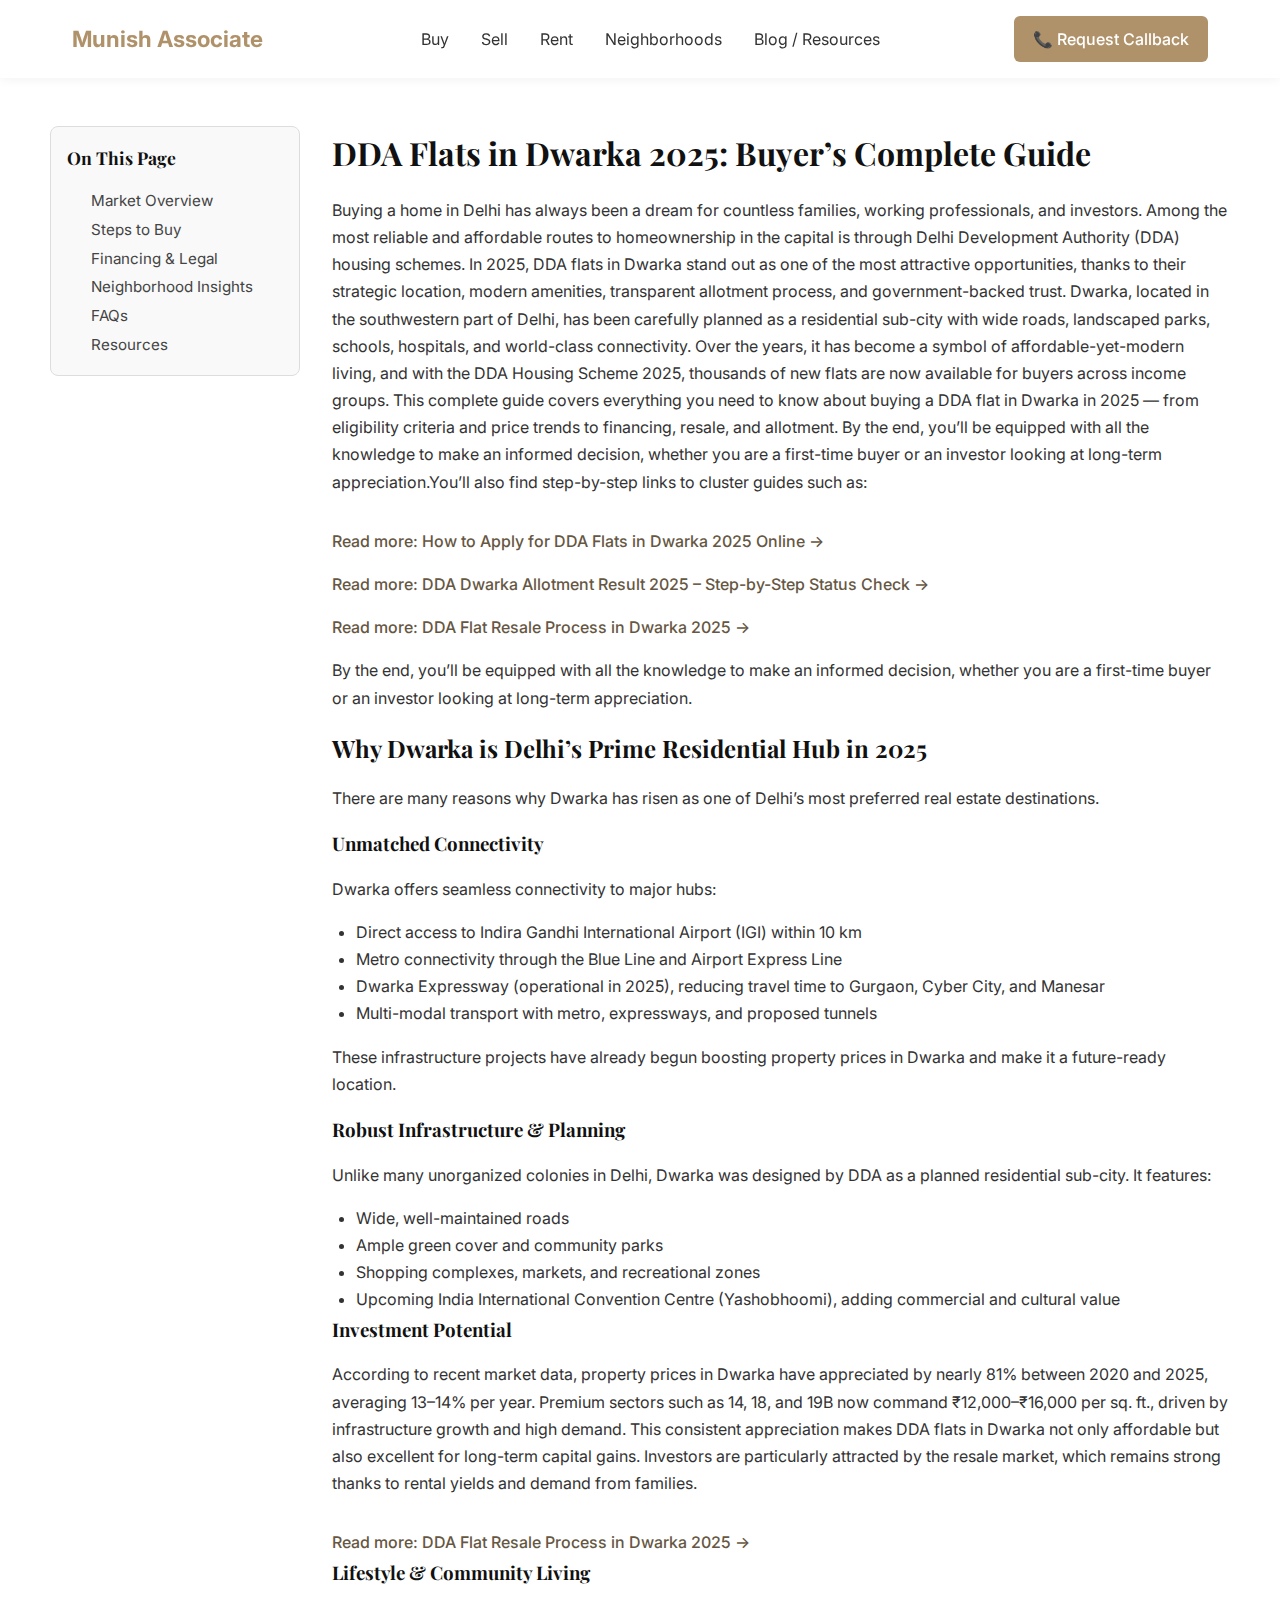
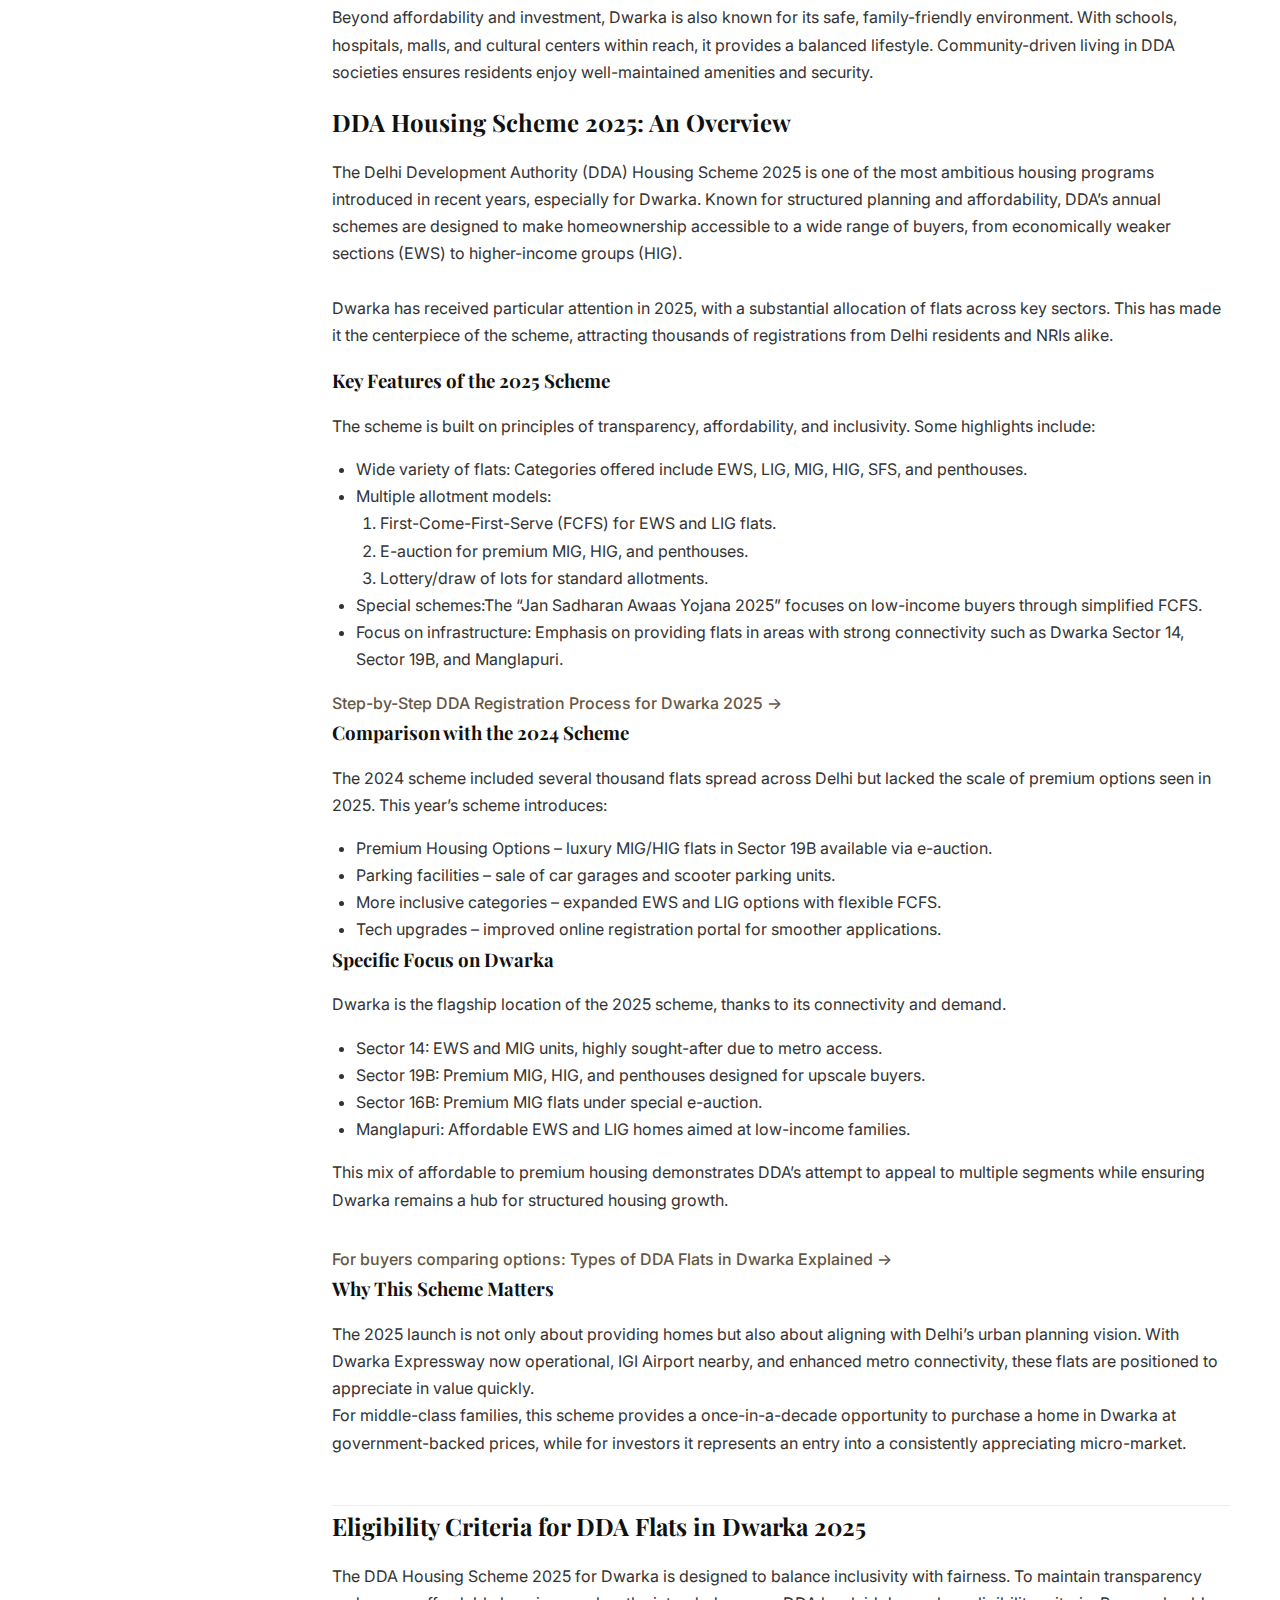
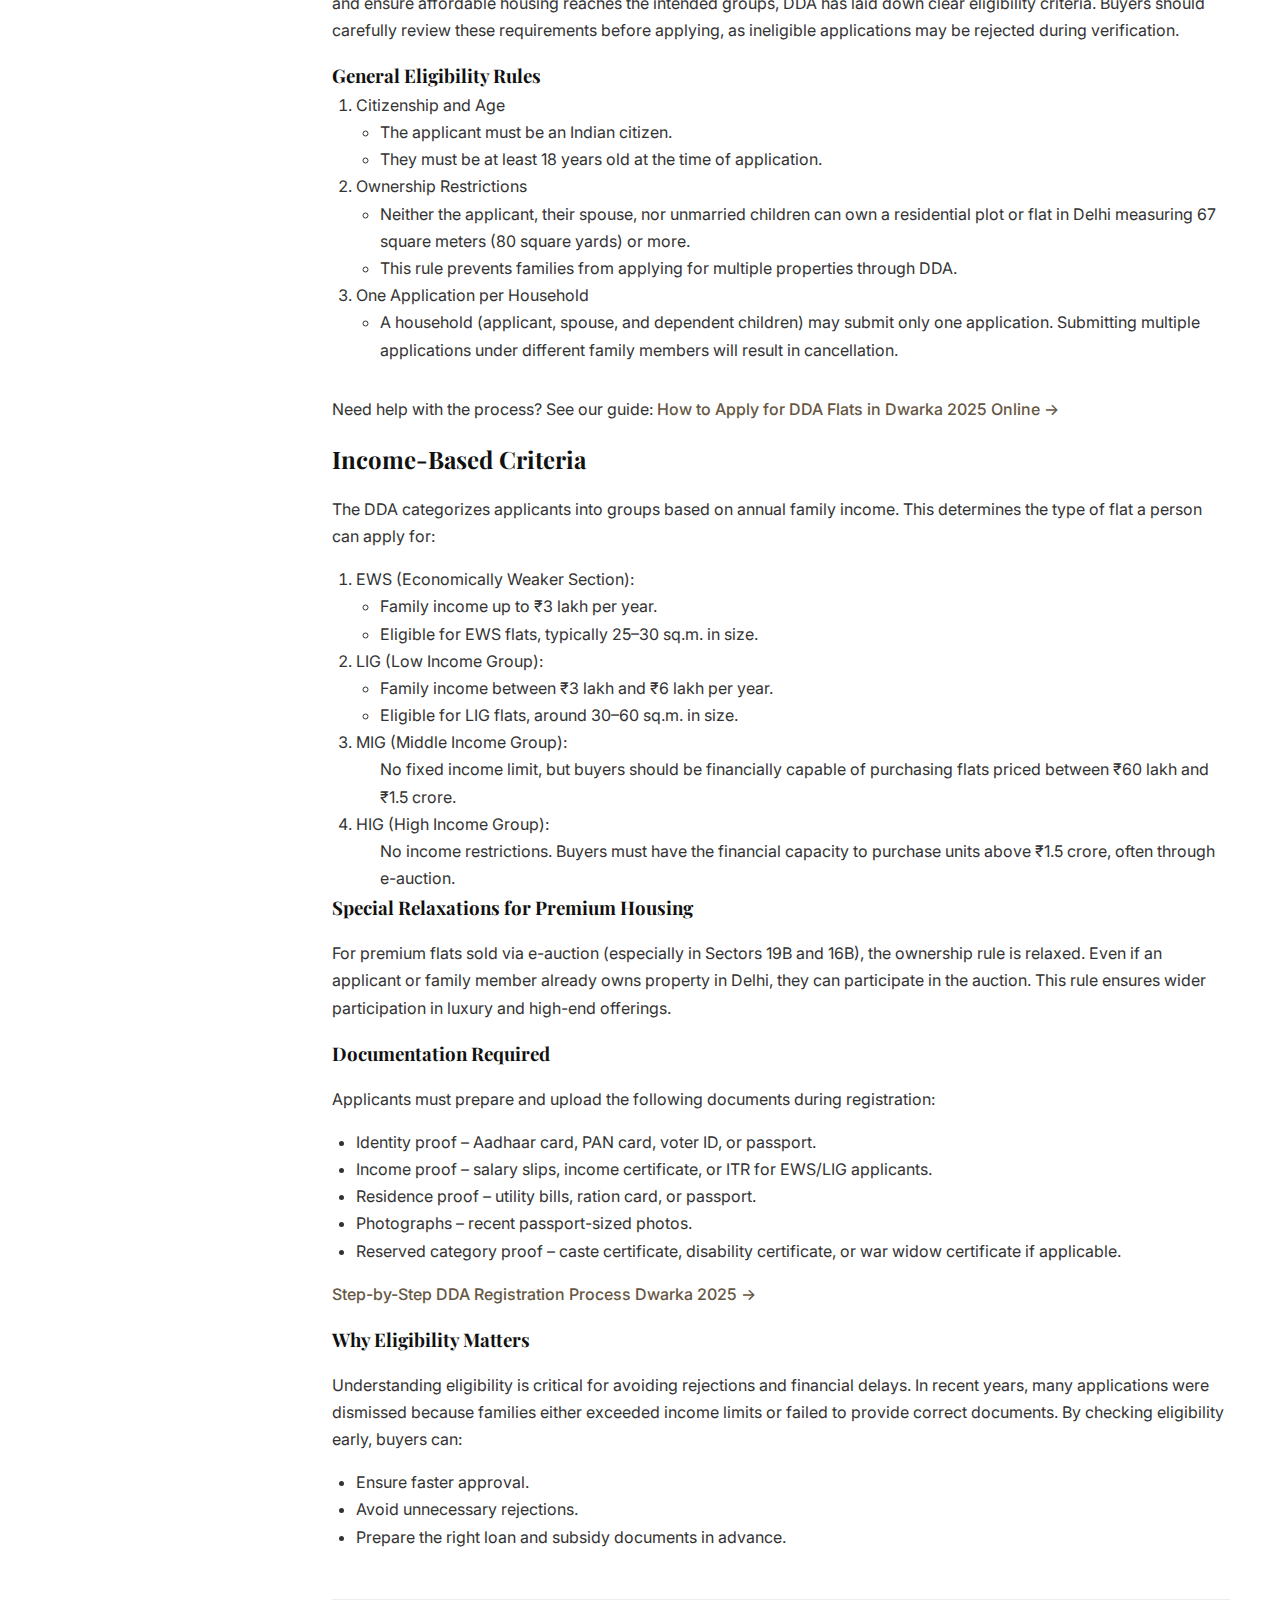
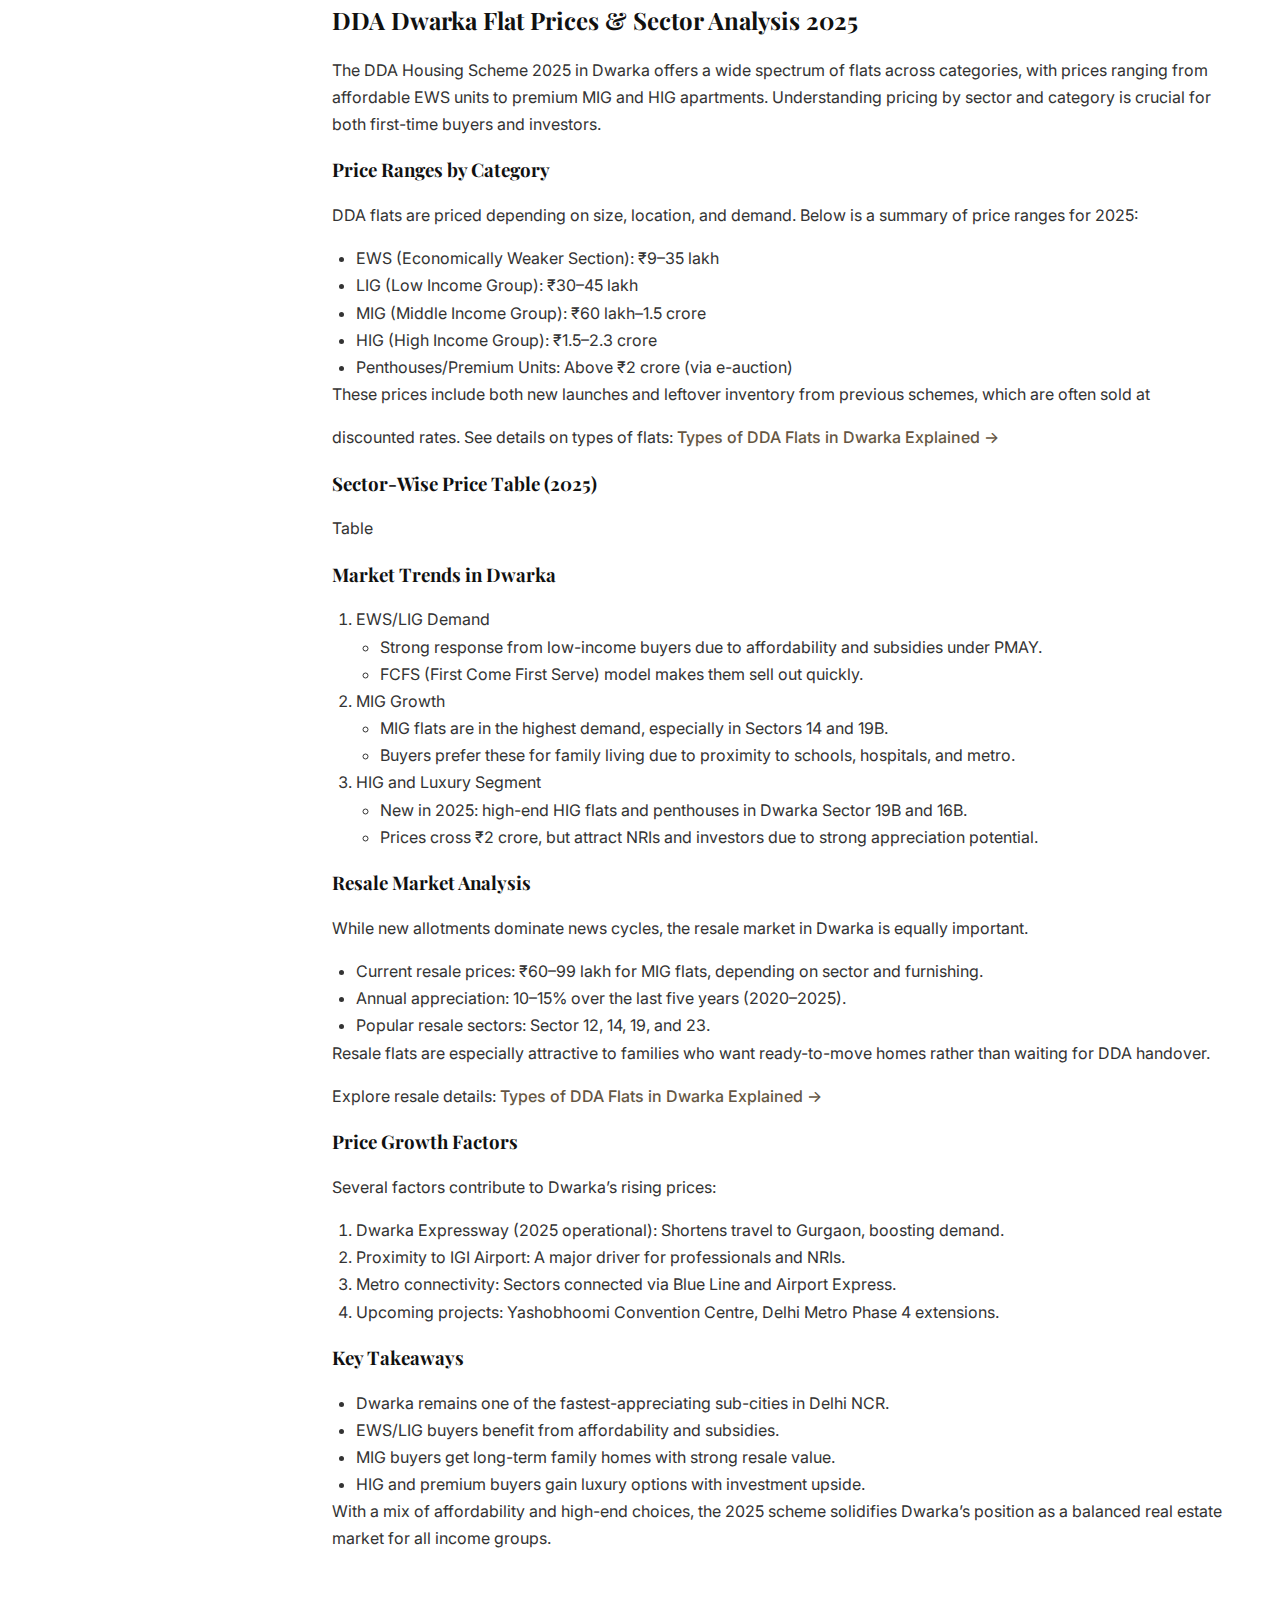
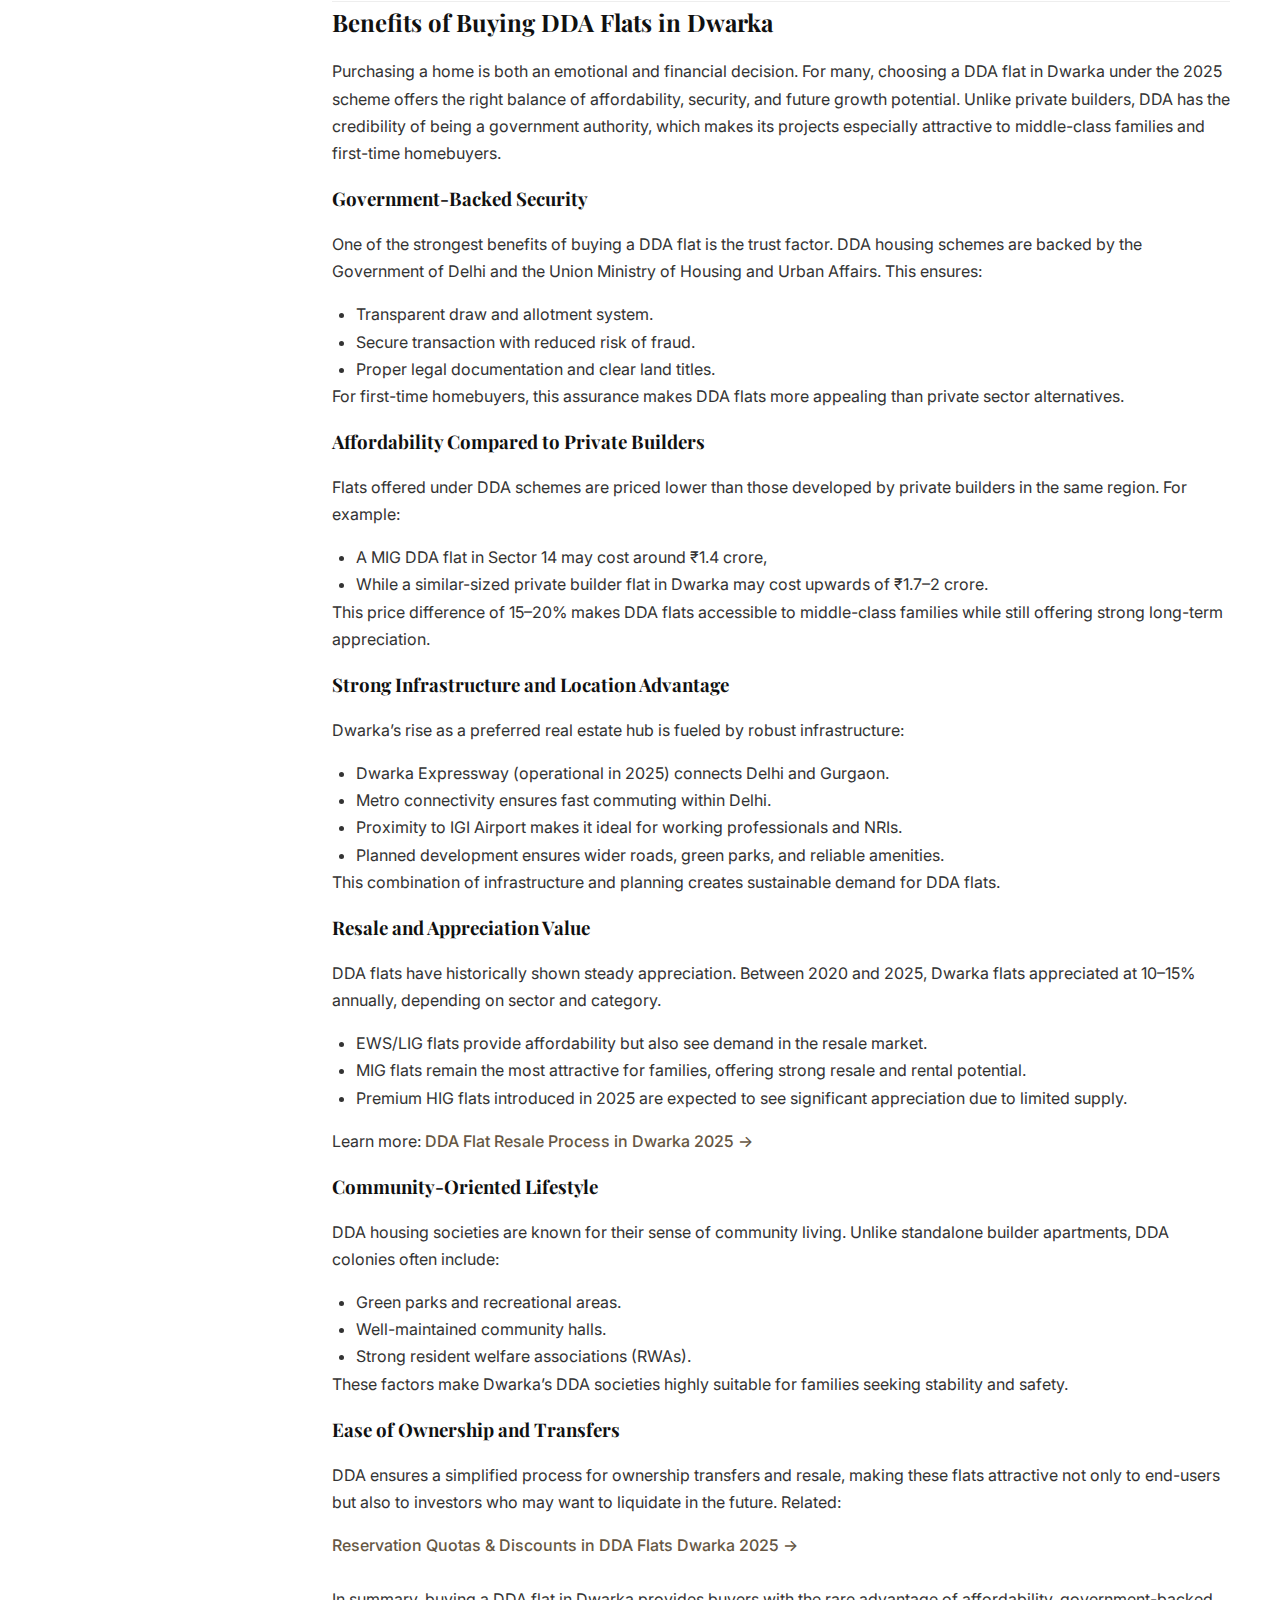
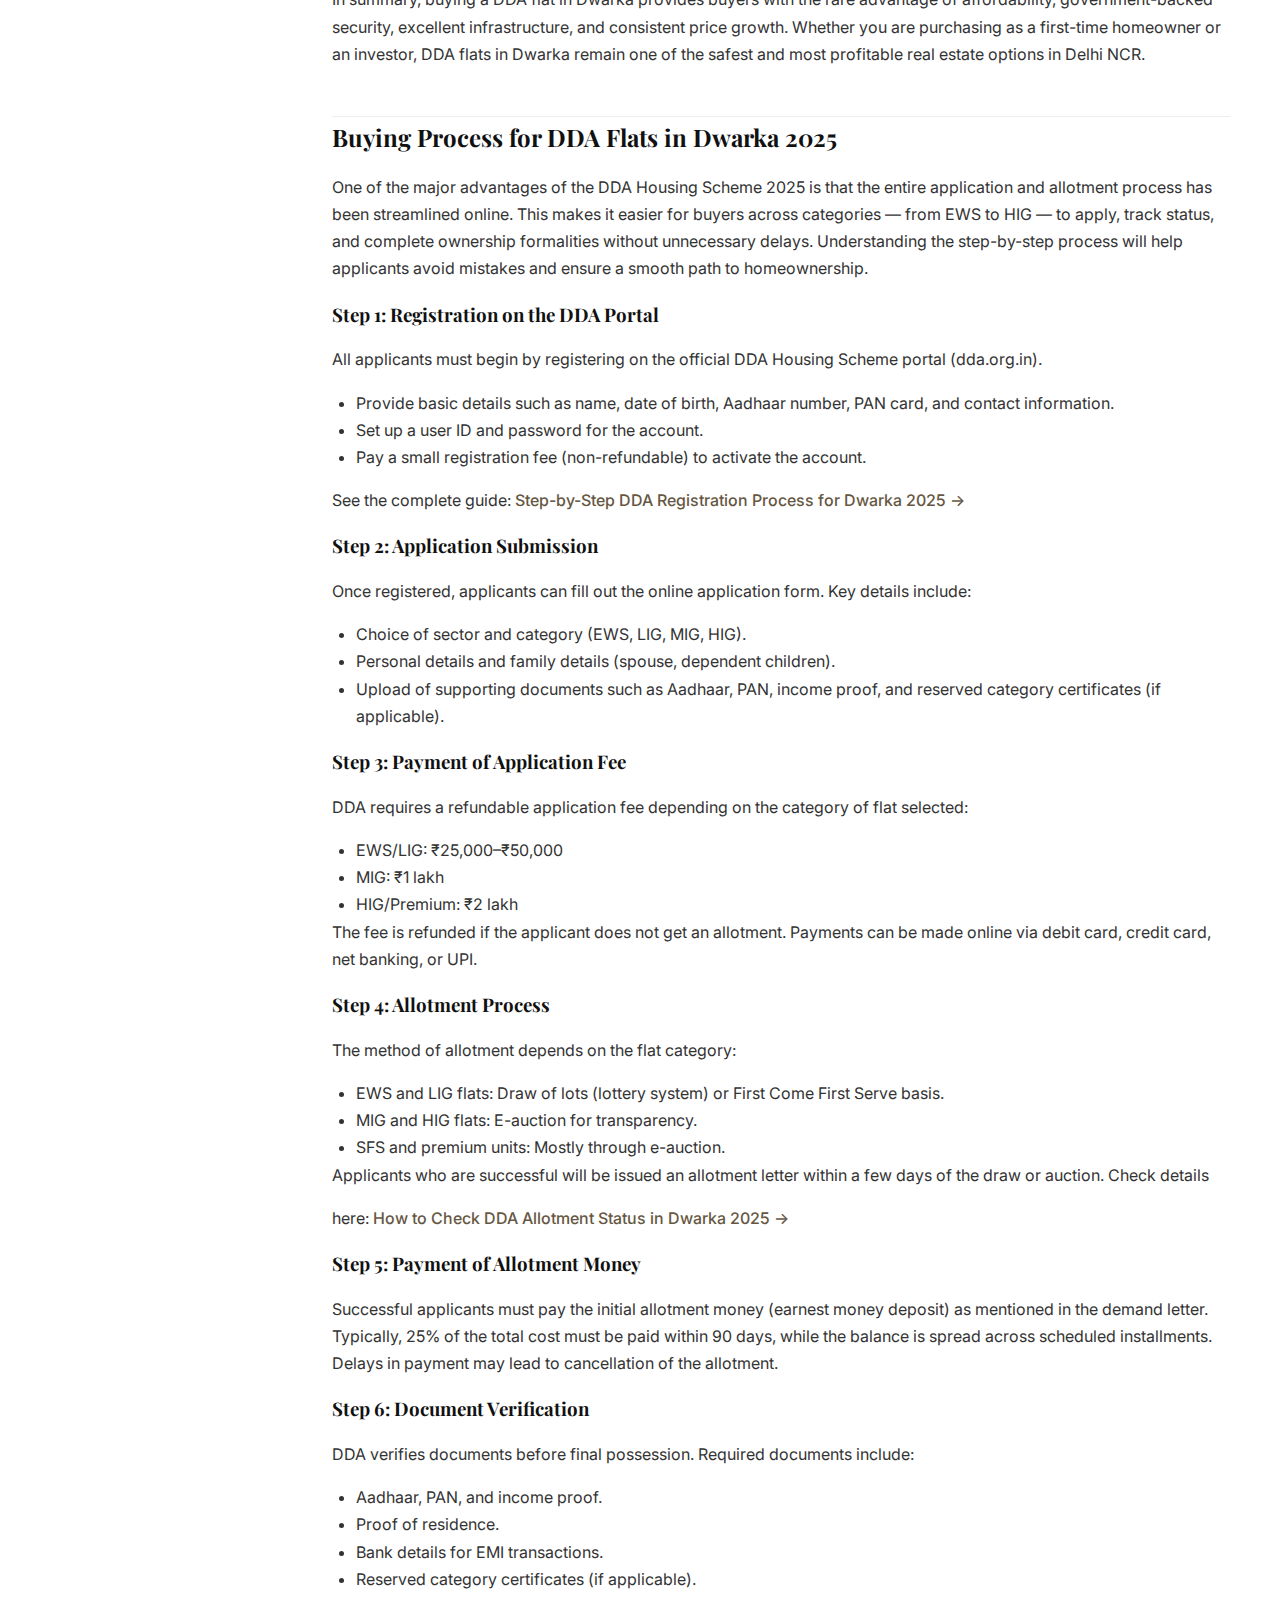
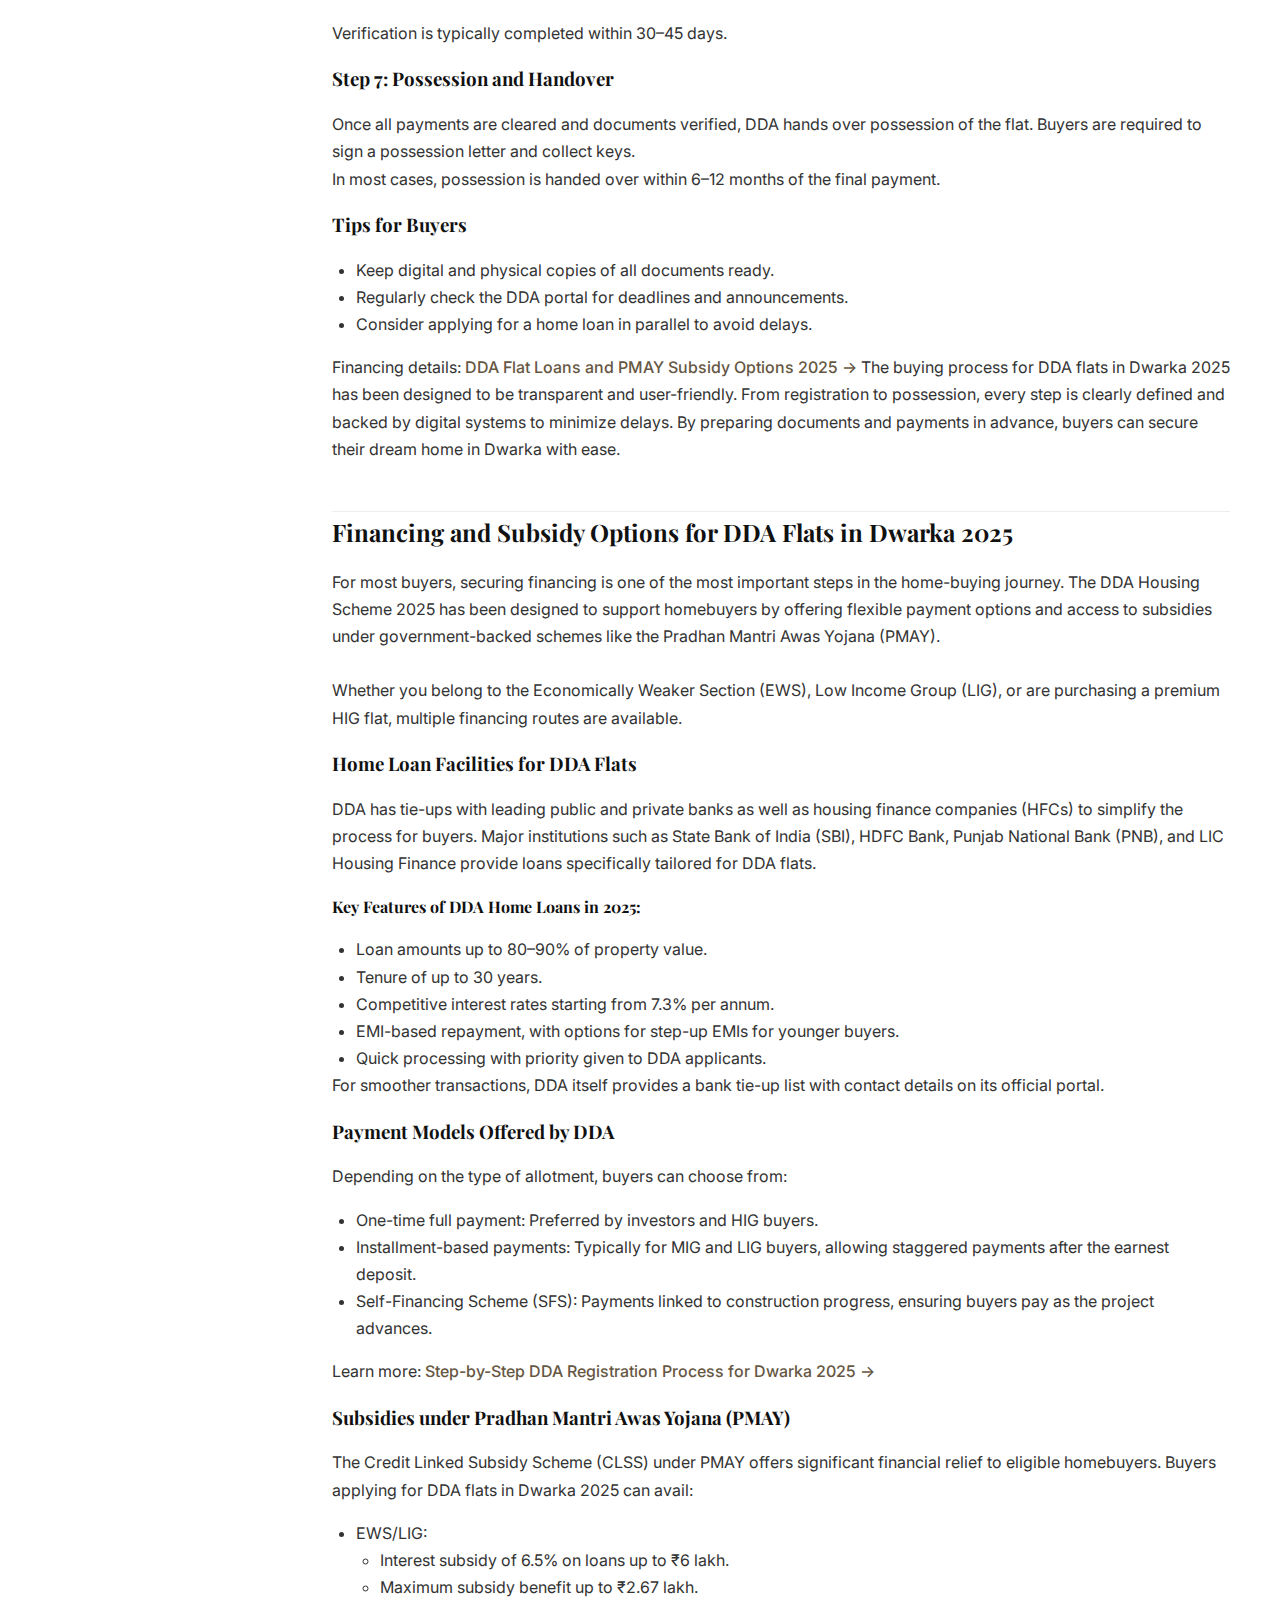
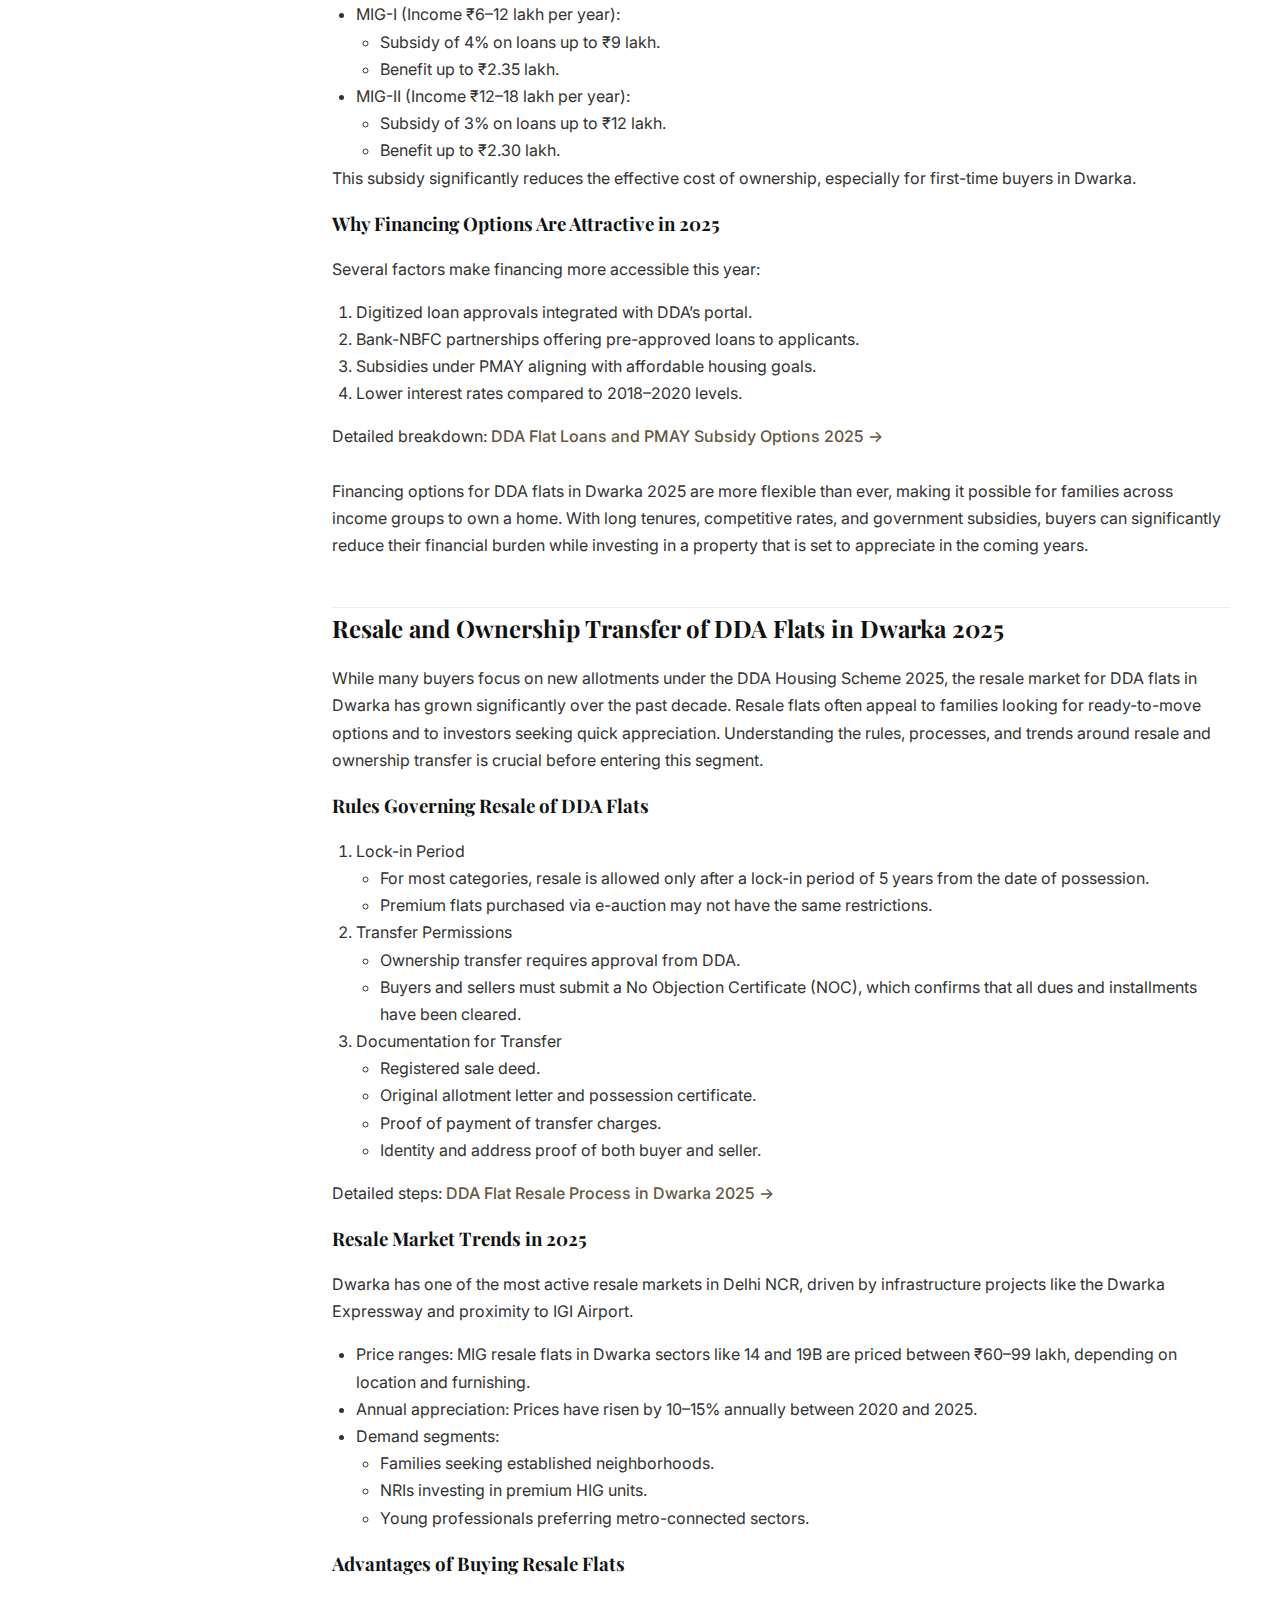
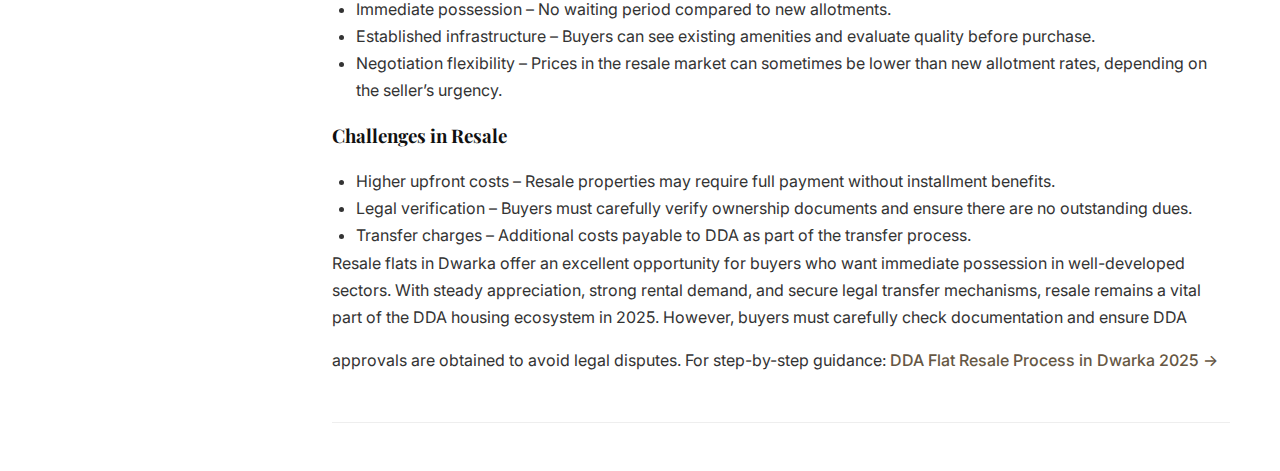
<file: pillar-pages/pillar-page-1.html>
<!DOCTYPE html>
<html lang="en">
  <head>
    <meta charset="UTF-8" />
    <meta name="viewport" content="width=device-width, initial-scale=1.0" />
    <title>
      DDA Flats in Dwarka 2025: Buyer’s Complete Guide | PrimeRealty
    </title>

    <meta
      name="description"
      content="Comprehensive guide to buying DDA Flats in Dwarka 2025. Learn about market trends, legal process, financing options, and the best neighborhoods for your investment."
    />
    <meta
      name="keywords"
      content="DDA flats Dwarka, DDA flats for sale, Dwarka real estate, DDA housing scheme, Dwarka property guide"
    />

    <link
      href="https://fonts.googleapis.com/css2?family=Inter:wght@400;500;600&family=Playfair+Display:wght@600&display=swap"
      rel="stylesheet"
    />
    <link rel="stylesheet" href="../css/pillar-page.css" />
  </head>

  <body>
    <!-- ======= Header ======= -->
    <header class="main-header">
      <nav class="navbar">
        <a href="../index.html" class="logo">Munish Associate</a>
        <ul class="menu">
          <li class="dropdown">
            Buy
            <ul class="dropdown-menu">
              <li><a href="../listings.html">Property Listings</a></li>
              <li><a href="../buying-guide.html">Buying Guide</a></li>
            </ul>
          </li>
          <li class="dropdown">
            Sell
            <ul class="dropdown-menu">
              <li><a href="../sellers-guide.html">Seller’s Guide</a></li>
              <li><a href="../valuation-tool.html">Valuation Tool</a></li>
            </ul>
          </li>
          <li class="dropdown">
            Rent
            <ul class="dropdown-menu">
              <li><a href="../rental-listings.html">Rental Listings</a></li>
              <li><a href="../rental-tools.html">Rental Tools</a></li>
            </ul>
          </li>
          <li class="dropdown">
            <a href="">Neighborhoods</a>
            <ul class="dropdown-menu">
              <li><a href="../area-guides.html">Area Guides</a></li>
              <li><a href="../market-insights.html">Market Insights</a></li>
            </ul>
          </li>
          <li><a href="../blog.html">Blog / Resources</a></li>
        </ul>
        <a href="../contact.html" class="cta-btn">📞 Request Callback</a>
      </nav>
    </header>

    <!-- ======= Main Content ======= -->
    <main class="pillar-container">
      <aside id="toc" class="sticky-toc">
        <h3>On This Page</h3>
        <ul>
          <li><a href="#market-overview">Market Overview</a></li>
          <li><a href="#buying-steps">Steps to Buy</a></li>
          <li><a href="#financing">Financing & Legal</a></li>
          <li><a href="#neighborhoods">Neighborhood Insights</a></li>
          <li><a href="#faqs">FAQs</a></li>
          <li><a href="#resources">Resources</a></li>
        </ul>
      </aside>

      <article class="pillar-content">
        <h1>DDA Flats in Dwarka 2025: Buyer’s Complete Guide</h1>
        <p>
          Buying a home in Delhi has always been a dream for countless families,
          working professionals, and investors. Among the most reliable and
          affordable routes to homeownership in the capital is through Delhi
          Development Authority (DDA) housing schemes. In 2025, DDA flats in
          Dwarka stand out as one of the most attractive opportunities, thanks
          to their strategic location, modern amenities, transparent allotment
          process, and government-backed trust. Dwarka, located in the
          southwestern part of Delhi, has been carefully planned as a
          residential sub-city with wide roads, landscaped parks, schools,
          hospitals, and world-class connectivity. Over the years, it has become
          a symbol of affordable-yet-modern living, and with the DDA Housing
          Scheme 2025, thousands of new flats are now available for buyers
          across income groups. This complete guide covers everything you need
          to know about buying a DDA flat in Dwarka in 2025 — from eligibility
          criteria and price trends to financing, resale, and allotment. By the
          end, you’ll be equipped with all the knowledge to make an informed
          decision, whether you are a first-time buyer or an investor looking at
          long-term appreciation.You’ll also find step-by-step links to cluster
          guides such as:
        </p>
        <a href="../blog-pages/dwarka-rental-trends.html" class="related-link"
          >Read more: How to Apply for DDA Flats in Dwarka 2025 Online →</a
        >
        <a href="../blog-pages/dwarka-rental-trends.html" class="related-link"
          >Read more: DDA Dwarka Allotment Result 2025 – Step-by-Step Status
          Check →</a
        >
        <a href="../blog-pages/dwarka-rental-trends.html" class="related-link"
          >Read more: DDA Flat Resale Process in Dwarka 2025 →</a
        >

        <p>By the end, you’ll be equipped with all the knowledge to make an informed decision, whether you are a first-time buyer or an investor looking at long-term appreciation.</p>

        <h2>Why Dwarka is Delhi’s Prime Residential Hub in 2025</h2>

        <p>There are many reasons why Dwarka has risen as one of Delhi’s most preferred real estate destinations.</p>

        <h3>Unmatched Connectivity</h3>

        <p>Dwarka offers seamless connectivity to major hubs: </p>

        <ul>
          <li>
            Direct access to Indira Gandhi International Airport (IGI) within 10 km
          </li>
          <li>Metro connectivity through the Blue Line and Airport Express Line</li>
          <li>
            Dwarka Expressway (operational in 2025), reducing travel time to Gurgaon, Cyber City, and Manesar
          </li>
          <li>Multi-modal transport with metro, expressways, and proposed tunnels</li>
        </ul>

        <p>These infrastructure projects have already begun boosting property prices in Dwarka and make it a future-ready location.</p>

        <h3>Robust Infrastructure & Planning</h3>

        <p>Unlike many unorganized colonies in Delhi, Dwarka was designed by DDA as a planned residential sub-city. It features:</p>

        <ul>
          <li>Wide, well-maintained roads</li>
          <li>Ample green cover and community parks</li>
          <li>Shopping complexes, markets, and recreational zones</li>
          <li>Upcoming India International Convention Centre (Yashobhoomi), adding commercial and cultural value</li>
        </ul>

        <h3>Investment Potential</h3>

        <p>According to recent market data, property prices in Dwarka have appreciated by nearly 81% between 2020 and 2025, averaging 13–14% per year. Premium sectors such as 14, 18, and 19B now command ₹12,000–₹16,000 per sq. ft., driven by infrastructure growth and high demand.
           This consistent appreciation makes DDA flats in Dwarka not only affordable but also excellent for long-term capital gains. Investors are particularly attracted by the resale market, which remains strong thanks to rental yields and demand from families.
        </p>

        <a href="../blog-pages/dwarka-rental-trends.html" class="related-link"
          >Read more: DDA Flat Resale Process in Dwarka 2025 →</a
        >
      
        <h3>Lifestyle & Community Living</h3>

        <p>Beyond affordability and investment, Dwarka is also known for its safe, family-friendly environment. With schools, hospitals, malls, and cultural centers within reach, it provides a balanced lifestyle. Community-driven living in DDA societies ensures residents enjoy well-maintained amenities and security.</p>

        <!-- Section 1  -->
        <section id="market-overview">
          <h2>DDA Housing Scheme 2025: An Overview</h2>
          <p>
            The Delhi Development Authority (DDA) Housing Scheme 2025 is one of the most ambitious housing programs introduced in recent years, especially for Dwarka. Known for structured planning and affordability, DDA’s annual schemes are designed to make homeownership accessible to a wide range of buyers, from economically weaker sections (EWS) to higher-income groups (HIG). <br> <br>
            Dwarka has received particular attention in 2025, with a substantial allocation of flats across key sectors. This has made it the centerpiece of the scheme, attracting thousands of registrations from Delhi residents and NRIs alike.
          </p>

          <h3>Key Features of the 2025 Scheme</h3>

          <p>The scheme is built on principles of transparency, affordability, and inclusivity. Some highlights include:</p>

          <ul>
            <li>
              Wide variety of flats: Categories offered include EWS, LIG, MIG, HIG, SFS, and penthouses.
            </li>
            <li>Multiple allotment models:
              <ol> 
                <li>First-Come-First-Serve (FCFS) for EWS and LIG flats.</li>
                <li>E-auction for premium MIG, HIG, and penthouses.</li>
                <li>Lottery/draw of lots for standard allotments.</li>
            </ol>
            </li>
            <li>Special schemes:The “Jan Sadharan Awaas Yojana 2025” focuses on low-income buyers through simplified FCFS.</li>
            <li>Focus on infrastructure: Emphasis on providing flats in areas with strong connectivity such as Dwarka Sector 14, Sector 19B, and Manglapuri.</li>
          </ul>

          <a href="../blog-pages/dwarka-rental-trends.html" class="related-link"
            >Step-by-Step DDA Registration Process for Dwarka 2025 →</a
          >

          <h3>Comparison with the 2024 Scheme</h3>

          <p>The 2024 scheme included several thousand flats spread across Delhi but lacked the scale of premium options seen in 2025. This year’s scheme introduces:</p>

          <ul>
            <li>Premium Housing Options – luxury MIG/HIG flats in Sector 19B available via e-auction.</li>
            <li>Parking facilities – sale of car garages and scooter parking units.</li>
            <li>More inclusive categories – expanded EWS and LIG options with flexible FCFS.</li>
            <li>Tech upgrades – improved online registration portal for smoother applications.</li>
          </ul>

          <h3>Specific Focus on Dwarka</h3>

          <p>Dwarka is the flagship location of the 2025 scheme, thanks to its connectivity and demand.</p>

          <ul>
            <li>Sector 14: EWS and MIG units, highly sought-after due to metro access.</li>
            <li>Sector 19B: Premium MIG, HIG, and penthouses designed for upscale buyers.</li>
            <li>Sector 16B: Premium MIG flats under special e-auction.</li>
            <li>Manglapuri: Affordable EWS and LIG homes aimed at low-income families.</li>
          </ul>

          <p>This mix of affordable to premium housing demonstrates DDA’s attempt to appeal to multiple segments while ensuring Dwarka remains a hub for structured housing growth.</p>

          <a href="../blog-pages/dwarka-rental-trends.html" class="related-link"
            >For buyers comparing options: Types of DDA Flats in Dwarka Explained →</a
          >

          <h3>Why This Scheme Matters</h3>

          <p>The 2025 launch is not only about providing homes but also about aligning with Delhi’s urban planning vision. With Dwarka Expressway now operational, IGI Airport nearby, and enhanced metro connectivity, these flats are positioned to appreciate in value quickly. <br> 
          For middle-class families, this scheme provides a once-in-a-decade opportunity to purchase a home in Dwarka at government-backed prices, while for investors it represents an entry into a consistently appreciating micro-market.</p>

        </section>

        <!-- Section 2 -->

        <section id="buying-steps">
          <h2>Eligibility Criteria for DDA Flats in Dwarka 2025</h2>

          <p>
            The DDA Housing Scheme 2025 for Dwarka is designed to balance inclusivity with fairness. To maintain transparency and ensure affordable housing reaches the intended groups, DDA has laid down clear eligibility criteria. Buyers should carefully review these requirements before applying, as ineligible applications may be rejected during verification.
          </p>

          <h3>General Eligibility Rules</h3>

          <ol>
            <li>Citizenship and Age
              <ul>
                <li>The applicant must be an Indian citizen.</li>
                <li>They must be at least 18 years old at the time of application.</li>
              </ul>
            </li>
            <li>Ownership Restrictions
              <ul>
                <li>Neither the applicant, their spouse, nor unmarried children can own a residential plot or flat in Delhi measuring 67 square meters (80 square yards) or more.</li>
                <li>This rule prevents families from applying for multiple properties through DDA.</li>
              </ul>
            </li>
            <li>One Application per Household
              <ul>
                <li>A household (applicant, spouse, and dependent children) may submit only one application. Submitting multiple applications under different family members will result in cancellation.</li>
              </ul>
            </li>
          </ol>

          <p>Need help with the process? See our guide: <a href="../blog-pages/dwarka-rental-trends.html" class="related-link"
            >How to Apply for DDA Flats in Dwarka 2025 Online →</a
          ></p>

          <h2>Income-Based Criteria</h2>

          <p>The DDA categorizes applicants into groups based on annual family income. This determines the type of flat a person can apply for:</p>

          <ol>
            <li>EWS (Economically Weaker Section):
              <ul>
                <li>Family income up to ₹3 lakh per year.</li>
                <li>Eligible for EWS flats, typically 25–30 sq.m. in size.</li>
              </ul>
            </li>
            <li>LIG (Low Income Group):
              <ul>
                <li>Family income between ₹3 lakh and ₹6 lakh per year.</li>
                <li>Eligible for LIG flats, around 30–60 sq.m. in size.</li>
              </ul>
            </li>
            <li>MIG (Middle Income Group):
              <ul>No fixed income limit, but buyers should be financially capable of purchasing flats priced between ₹60 lakh and ₹1.5 crore.</ul>
            </li>
            <li>HIG (High Income Group):
              <ul>No income restrictions. Buyers must have the financial capacity to purchase units above ₹1.5 crore, often through e-auction.</ul>
            </li>
          </ol>

          <h3>Special Relaxations for Premium Housing</h3>

          <p>For premium flats sold via e-auction (especially in Sectors 19B and 16B), the ownership rule is relaxed. Even if an applicant or family member already owns property in Delhi, they can participate in the auction. This rule ensures wider participation in luxury and high-end offerings.</p>

          <h3>Documentation Required</h3>

          <p>Applicants must prepare and upload the following documents during registration:

            <ul>
              <li>Identity proof – Aadhaar card, PAN card, voter ID, or passport.</li>
              <li>Income proof – salary slips, income certificate, or ITR for EWS/LIG applicants.</li>
              <li>Residence proof – utility bills, ration card, or passport.</li>
              <li>Photographs – recent passport-sized photos.</li>
              <li>Reserved category proof – caste certificate, disability certificate, or war widow certificate if applicable.  </li>
            </ul>

            <a href="../blog-pages/dwarka-rental-trends.html" class="related-link"
            >Step-by-Step DDA Registration Process Dwarka 2025 →</a
          >
          </p>

          <h3>Why Eligibility Matters</h3>

          <p>Understanding eligibility is critical for avoiding rejections and financial delays. In recent years, many applications were dismissed because families either exceeded income limits or failed to provide correct documents. By checking eligibility early, buyers can:

            <ul>
              <li>Ensure faster approval.</li>
              <li>Avoid unnecessary rejections.</li>
              <li>Prepare the right loan and subsidy documents in advance.</li>
            </ul>

          </p>

          <!-- <div class="related-articles">
            <h4>Related Articles</h4>
            <ul>
              <li>
                <a href="../blog-pages/buying-mistakes.html"
                  >5 Mistakes to Avoid When Buying DDA Flats</a
                >
              </li>
              <li>
                <a href="../blog-pages/ddaflats-checklist.html"
                  >DDA Buyer’s Checklist 2025</a
                >
              </li>
            </ul>
          </div> -->
        </section>

        <!-- Section 3 -->
        <section id="financing">
          <h2>DDA Dwarka Flat Prices & Sector Analysis 2025</h2>
          <p>
            The DDA Housing Scheme 2025 in Dwarka offers a wide spectrum of flats across categories, with prices ranging from affordable EWS units to premium MIG and HIG apartments. Understanding pricing by sector and category is crucial for both first-time buyers and investors.
          </p>
          
          <h3>Price Ranges by Category</h3>

          <p>
            DDA flats are priced depending on size, location, and demand. Below is a summary of price ranges for 2025:

            <ul>
              <li>EWS (Economically Weaker Section): ₹9–35 lakh</li>
              <li>LIG (Low Income Group): ₹30–45 lakh</li>
              <li>MIG (Middle Income Group): ₹60 lakh–1.5 crore</li>
              <li>HIG (High Income Group): ₹1.5–2.3 crore</li>
              <li>Penthouses/Premium Units: Above ₹2 crore (via e-auction)</li>
            </ul>

            These prices include both new launches and leftover inventory from previous schemes, which are often sold at discounted rates.

            See details on types of flats: <a href="../blog-pages/dwarka-rental-trends.html" class="related-link"
            >Types of DDA Flats in Dwarka Explained →</a
          >

          </p>

          <h3>Sector-Wise Price Table (2025)</h3>

          <p>Table</p>

          <h3>Market Trends in Dwarka</h3>

          <p>
            <ol>
              <li>EWS/LIG Demand
                <ul>
                  <li>Strong response from low-income buyers due to affordability and subsidies under PMAY.</li>
                  <li>FCFS (First Come First Serve) model makes them sell out quickly.</li>
                </ul>
              </li>
              <li>MIG Growth
                <ul>
                  <li>MIG flats are in the highest demand, especially in Sectors 14 and 19B.</li>
                  <li>Buyers prefer these for family living due to proximity to schools, hospitals, and metro.</li>
                </ul>
              </li>
              <li>HIG and Luxury Segment
                <ul>
                  <li>New in 2025: high-end HIG flats and penthouses in Dwarka Sector 19B and 16B.</li>
                  <li>Prices cross ₹2 crore, but attract NRIs and investors due to strong appreciation potential.</li>
                </ul>
              </li>
            </ol>
          </p>

          <h3>Resale Market Analysis</h3>

          <p>
            While new allotments dominate news cycles, the resale market in Dwarka is equally important.

            <ul>
              <li>Current resale prices: ₹60–99 lakh for MIG flats, depending on sector and furnishing.</li>
              <li>Annual appreciation: 10–15% over the last five years (2020–2025).</li>
              <li>Popular resale sectors: Sector 12, 14, 19, and 23.</li>
            </ul>

            Resale flats are especially attractive to families who want ready-to-move homes rather than waiting for DDA handover. <br>

            Explore resale details: <a href="../blog-pages/dwarka-rental-trends.html" class="related-link"
            >Types of DDA Flats in Dwarka Explained →</a>

          </p>

          <h3>Price Growth Factors</h3>

          <p>
            Several factors contribute to Dwarka’s rising prices:

            <ol>
              <li>Dwarka Expressway (2025 operational): Shortens travel to Gurgaon, boosting demand.</li>
              <li>Proximity to IGI Airport: A major driver for professionals and NRIs.</li>
              <li>Metro connectivity: Sectors connected via Blue Line and Airport Express.</li>
              <li>Upcoming projects: Yashobhoomi Convention Centre, Delhi Metro Phase 4 extensions.</li>
            </ol>

          </p>

          <h3>Key Takeaways</h3>

          <p>
            <ul>
              <li>Dwarka remains one of the fastest-appreciating sub-cities in Delhi NCR.</li>
              <li>EWS/LIG buyers benefit from affordability and subsidies.</li>
              <li>MIG buyers get long-term family homes with strong resale value.</li>
              <li>HIG and premium buyers gain luxury options with investment upside.</li>
            </ul>

            With a mix of affordability and high-end choices, the 2025 scheme solidifies Dwarka’s position as a balanced real estate market for all income groups.

          </p>

        </section>

        <!-- Section 4 -->
        <section id="neighborhoods">
          <h2>Benefits of Buying DDA Flats in Dwarka</h2>
          <p>
            Purchasing a home is both an emotional and financial decision. For many, choosing a DDA flat in Dwarka under the 2025 scheme offers the right balance of affordability, security, and future growth potential. Unlike private builders, DDA has the credibility of being a government authority, which makes its projects especially attractive to middle-class families and first-time homebuyers.
          </p>

          <h3>Government-Backed Security</h3>

          <p>One of the strongest benefits of buying a DDA flat is the trust factor. DDA housing schemes are backed by the Government of Delhi and the Union Ministry of Housing and Urban Affairs. This ensures:

            <ul>
              <li>Transparent draw and allotment system.</li>
              <li>Secure transaction with reduced risk of fraud.</li>
              <li>Proper legal documentation and clear land titles.</li>
            </ul>

            For first-time homebuyers, this assurance makes DDA flats more appealing than private sector alternatives.

          </p>

          <h3>Affordability Compared to Private Builders</h3>

          <p>
            Flats offered under DDA schemes are priced lower than those developed by private builders in the same region. For example:

            <ul>
              <li>A MIG DDA flat in Sector 14 may cost around ₹1.4 crore,</li>
              <li>While a similar-sized private builder flat in Dwarka may cost upwards of ₹1.7–2 crore.</li>
            </ul>

            This price difference of 15–20% makes DDA flats accessible to middle-class families while still offering strong long-term appreciation.

          </p>

        <h3>Strong Infrastructure and Location Advantage</h3>

        <p>
          Dwarka’s rise as a preferred real estate hub is fueled by robust infrastructure:

          <ul>
            <li>Dwarka Expressway (operational in 2025) connects Delhi and Gurgaon.</li>
            <li>Metro connectivity ensures fast commuting within Delhi.</li>
            <li>Proximity to IGI Airport makes it ideal for working professionals and NRIs.</li>
            <li>Planned development ensures wider roads, green parks, and reliable amenities.</li>
          </ul>

          This combination of infrastructure and planning creates sustainable demand for DDA flats.

        </p>

        <h3>Resale and Appreciation Value</h3>

        <p>
          DDA flats have historically shown steady appreciation. Between 2020 and 2025, Dwarka flats appreciated at 10–15% annually, depending on sector and category.

          <ul>
            <li>EWS/LIG flats provide affordability but also see demand in the resale market.</li>
            <li>MIG flats remain the most attractive for families, offering strong resale and rental potential.</li>
            <li>Premium HIG flats introduced in 2025 are expected to see significant appreciation due to limited supply.</li>
          </ul>

          Learn more: <a href="../blog-pages/dwarka-rental-trends.html" class="related-link"
            >DDA Flat Resale Process in Dwarka 2025 →</a>

        </p>

        <h3>Community-Oriented Lifestyle</h3>

        <p>
          DDA housing societies are known for their sense of community living. Unlike standalone builder apartments, DDA colonies often include:

          <ul>
            <li>Green parks and recreational areas.</li>
            <li>Well-maintained community halls.</li>
            <li>Strong resident welfare associations (RWAs).</li>
          </ul>

          These factors make Dwarka’s DDA societies highly suitable for families seeking stability and safety.

        </p>

        <h3>Ease of Ownership and Transfers</h3>

        <p>
          DDA ensures a simplified process for ownership transfers and resale, making these flats attractive not only to end-users but also to investors who may want to liquidate in the future.

          Related: <a href="../blog-pages/dwarka-rental-trends.html" class="related-link"
            >Reservation Quotas & Discounts in DDA Flats Dwarka 2025 →</a> <br> <br>

          In summary, buying a DDA flat in Dwarka provides buyers with the rare advantage of affordability, government-backed security, excellent infrastructure, and consistent price growth. Whether you are purchasing as a first-time homeowner or an investor, DDA flats in Dwarka remain one of the safest and most profitable real estate options in Delhi NCR.
        </p>

        </section>

        <!-- Section 5 -->
        <section id="faqs">
          <h2>Buying Process for DDA Flats in Dwarka 2025</h2>
          
            <p>
              One of the major advantages of the DDA Housing Scheme 2025 is that the entire application and allotment process has been streamlined online. This makes it easier for buyers across categories — from EWS to HIG — to apply, track status, and complete ownership formalities without unnecessary delays.

              Understanding the step-by-step process will help applicants avoid mistakes and ensure a smooth path to homeownership.

            </p>
         
          <h3>Step 1: Registration on the DDA Portal</h3>
            <p>
              All applicants must begin by registering on the official DDA Housing Scheme portal (dda.org.in).

              <ul>
                <li>Provide basic details such as name, date of birth, Aadhaar number, PAN card, and contact information.</li>
                <li>Set up a user ID and password for the account.</li>
                <li>Pay a small registration fee (non-refundable) to activate the account.</li>
              </ul>

             See the complete guide: <a href="../blog-pages/dwarka-rental-trends.html" class="related-link"
            >Step-by-Step DDA Registration Process for Dwarka 2025 →</a>

            </p>

            <h3>Step 2: Application Submission</h3>

            <p>
              Once registered, applicants can fill out the online application form. Key details include:

              <ul>
                <li>Choice of sector and category (EWS, LIG, MIG, HIG).</li>
                <li>Personal details and family details (spouse, dependent children).</li>
                <li>Upload of supporting documents such as Aadhaar, PAN, income proof, and reserved category certificates (if applicable).</li>
              </ul>

            </p>

            <h3>Step 3: Payment of Application Fee</h3>

            <p>
              DDA requires a refundable application fee depending on the category of flat selected:

              <ul>
                <li>EWS/LIG: ₹25,000–₹50,000</li>
                <li>MIG: ₹1 lakh</li>
                <li>HIG/Premium: ₹2 lakh</li>
              </ul>

              The fee is refunded if the applicant does not get an allotment. Payments can be made online via debit card, credit card, net banking, or UPI.
            </p>

            <h3>Step 4: Allotment Process</h3>

            <p>
              The method of allotment depends on the flat category:

              <ul>
                <li>EWS and LIG flats: Draw of lots (lottery system) or First Come First Serve basis.</li>
                <li>MIG and HIG flats: E-auction for transparency.</li>
                <li>SFS and premium units: Mostly through e-auction.</li>
              </ul>

              Applicants who are successful will be issued an allotment letter within a few days of the draw or auction.

              Check details here: <a href="../blog-pages/dwarka-rental-trends.html" class="related-link"
            >How to Check DDA Allotment Status in Dwarka 2025 →</a>
            
            </p>

            <h3>Step 5: Payment of Allotment Money</h3>

            <p>
              Successful applicants must pay the initial allotment money (earnest money deposit) as mentioned in the demand letter. Typically, 25% of the total cost must be paid within 90 days, while the balance is spread across scheduled installments.
              Delays in payment may lead to cancellation of the allotment.
            </p>

            <h3>Step 6: Document Verification</h3>

            <p>
              DDA verifies documents before final possession. Required documents include:

              <ul>
                <li>Aadhaar, PAN, and income proof.</li>
                <li>Proof of residence.</li>
                <li>Bank details for EMI transactions.</li>
                <li>Reserved category certificates (if applicable).</li>
              </ul>

              <br>

              Verification is typically completed within 30–45 days.

            </p>

            <h3>Step 7: Possession and Handover</h3>

            <p>
              Once all payments are cleared and documents verified, DDA hands over possession of the flat. Buyers are required to sign a possession letter and collect keys. <br>
              In most cases, possession is handed over within 6–12 months of the final payment.
            </p>

            <h3>Tips for Buyers</h3>

            <p>
              <ul>
              <li>Keep digital and physical copies of all documents ready.</li>
              <li>Regularly check the DDA portal for deadlines and announcements.</li>
              <li>Consider applying for a home loan in parallel to avoid delays.</li>
            </ul>

            Financing details: <a href="../blog-pages/dwarka-rental-trends.html" class="related-link"
            >DDA Flat Loans and PMAY Subsidy Options 2025 →</a>

            The buying process for DDA flats in Dwarka 2025 has been designed to be transparent and user-friendly. From registration to possession, every step is clearly defined and backed by digital systems to minimize delays. By preparing documents and payments in advance, buyers can secure their dream home in Dwarka with ease.

            </p>
          
        </section>

        <!-- Section 6 -->

        <section id="resources">

          <h2>Financing and Subsidy Options for DDA Flats in Dwarka 2025</h2>

          <p>
            For most buyers, securing financing is one of the most important steps in the home-buying journey. The DDA Housing Scheme 2025 has been designed to support homebuyers by offering flexible payment options and access to subsidies under government-backed schemes like the Pradhan Mantri Awas Yojana (PMAY). <br> <br>
            Whether you belong to the Economically Weaker Section (EWS), Low Income Group (LIG), or are purchasing a premium HIG flat, multiple financing routes are available.
          </p>

          <h3>Home Loan Facilities for DDA Flats</h3>

          <p>
            DDA has tie-ups with leading public and private banks as well as housing finance companies (HFCs) to simplify the process for buyers. Major institutions such as State Bank of India (SBI), HDFC Bank, Punjab National Bank (PNB), and LIC Housing Finance provide loans specifically tailored for DDA flats.
          </p>

          <h4>Key Features of DDA Home Loans in 2025:</h4>

          <p>
            <ul>
              <li>Loan amounts up to 80–90% of property value.</li>
              <li>Tenure of up to 30 years.</li>
              <li>Competitive interest rates starting from 7.3% per annum.</li>
              <li>EMI-based repayment, with options for step-up EMIs for younger buyers.</li>
              <li>Quick processing with priority given to DDA applicants.</li>
            </ul>

            For smoother transactions, DDA itself provides a bank tie-up list with contact details on its official portal.

          </p>

          <h3>Payment Models Offered by DDA</h3>

          <p>
            Depending on the type of allotment, buyers can choose from:

            <ul>
              <li>One-time full payment: Preferred by investors and HIG buyers.</li>
              <li>Installment-based payments: Typically for MIG and LIG buyers, allowing staggered payments after the earnest deposit.</li>
              <li>Self-Financing Scheme (SFS): Payments linked to construction progress, ensuring buyers pay as the project advances.</li>
            </ul>

            Learn more: <a href="../blog-pages/dwarka-rental-trends.html" class="related-link"
            >Step-by-Step DDA Registration Process for Dwarka 2025 →</a>

          </p>

          <h3>Subsidies under Pradhan Mantri Awas Yojana (PMAY)</h3>

          <p>
            The Credit Linked Subsidy Scheme (CLSS) under PMAY offers significant financial relief to eligible homebuyers. Buyers applying for DDA flats in Dwarka 2025 can avail:

            <ul>
              <li>EWS/LIG:
                <ul>
                  <li>Interest subsidy of 6.5% on loans up to ₹6 lakh.</li>
                  <li>Maximum subsidy benefit up to ₹2.67 lakh.</li>
                </ul>
              </li>
              <li>MIG-I (Income ₹6–12 lakh per year):
                <ul>
                  <li>Subsidy of 4% on loans up to ₹9 lakh.</li>
                  <li>Benefit up to ₹2.35 lakh.</li>
                </ul>
              </li>
              <li>MIG-II (Income ₹12–18 lakh per year):
                <ul>
                  <li>Subsidy of 3% on loans up to ₹12 lakh.</li>
                  <li>Benefit up to ₹2.30 lakh.</li>
                </ul>
              </li>
            </ul>

            This subsidy significantly reduces the effective cost of ownership, especially for first-time buyers in Dwarka.

          </p>

          <h3>Why Financing Options Are Attractive in 2025</h3>

          <p>
            Several factors make financing more accessible this year:

            <ol>
              <li>Digitized loan approvals integrated with DDA’s portal.</li>
              <li>Bank-NBFC partnerships offering pre-approved loans to applicants.</li>
              <li>Subsidies under PMAY aligning with affordable housing goals.</li>
              <li>Lower interest rates compared to 2018–2020 levels.</li>
            </ol>

            Detailed breakdown: <a href="../blog-pages/dwarka-rental-trends.html" class="related-link"
            >DDA Flat Loans and PMAY Subsidy Options 2025 →</a> <br> <br>

            Financing options for DDA flats in Dwarka 2025 are more flexible than ever, making it possible for families across income groups to own a home. With long tenures, competitive rates, and government subsidies, buyers can significantly reduce their financial burden while investing in a property that is set to appreciate in the coming years.

          </p>
          
        </section>

        <section class="ownership">

          <h2>Resale and Ownership Transfer of DDA Flats in Dwarka 2025</h2>

          <p>
            While many buyers focus on new allotments under the DDA Housing Scheme 2025, the resale market for DDA flats in Dwarka has grown significantly over the past decade. Resale flats often appeal to families looking for ready-to-move options and to investors seeking quick appreciation. Understanding the rules, processes, and trends around resale and ownership transfer is crucial before entering this segment.
          </p>

          <h3>Rules Governing Resale of DDA Flats</h3>

          <p>
            <ol>
              <li>Lock-in Period
                <ul>
                  <li>For most categories, resale is allowed only after a lock-in period of 5 years from the date of possession.</li>
                  <li>Premium flats purchased via e-auction may not have the same restrictions.</li>
                </ul>
              </li>
              <li>Transfer Permissions
                <ul>
                  <li>Ownership transfer requires approval from DDA.</li>
                  <li>Buyers and sellers must submit a No Objection Certificate (NOC), which confirms that all dues and installments have been cleared.</li>
                </ul>
              </li>
              <li>Documentation for Transfer 
                <ul>
                  <li>Registered sale deed.</li>
                  <li>Original allotment letter and possession certificate.</li>
                  <li>Proof of payment of transfer charges.</li>
                  <li>Identity and address proof of both buyer and seller.</li>
                </ul>
              </li>
            </ol>

            Detailed steps: <a href="../blog-pages/dwarka-rental-trends.html" class="related-link"
            >DDA Flat Resale Process in Dwarka 2025 →</a>

          </p>

          <h3>Resale Market Trends in 2025</h3>

          <p>
            Dwarka has one of the most active resale markets in Delhi NCR, driven by infrastructure projects like the Dwarka Expressway and proximity to IGI Airport.

            <ul>
              <li>Price ranges: MIG resale flats in Dwarka sectors like 14 and 19B are priced between ₹60–99 lakh, depending on location and furnishing.</li>
              <li>Annual appreciation: Prices have risen by 10–15% annually between 2020 and 2025.</li>
              <li>Demand segments:
                <ul>
                  <li>Families seeking established neighborhoods.</li>
                  <li>NRIs investing in premium HIG units.</li>
                  <li>Young professionals preferring metro-connected sectors.</li>
                </ul>
              </li>
            </ul>
          </p>

          <h3>Advantages of Buying Resale Flats</h3>

          <p>
            <ul>
              <li>Immediate possession – No waiting period compared to new allotments.</li>
              <li>Established infrastructure – Buyers can see existing amenities and evaluate quality before purchase.</li>
              <li>Negotiation flexibility – Prices in the resale market can sometimes be lower than new allotment rates, depending on the seller’s urgency.</li>
            </ul>
          </p>

          <h3>Challenges in Resale</h3>

          <p>
            <ul>
              <li>Higher upfront costs – Resale properties may require full payment without installment benefits.</li>
              <li>Legal verification – Buyers must carefully verify ownership documents and ensure there are no outstanding dues.</li>
              <li>Transfer charges – Additional costs payable to DDA as part of the transfer process.</li>
            </ul>

            Resale flats in Dwarka offer an excellent opportunity for buyers who want immediate possession in well-developed sectors. With steady appreciation, strong rental demand, and secure legal transfer mechanisms, resale remains a vital part of the DDA housing ecosystem in 2025. However, buyers must carefully check documentation and ensure DDA approvals are obtained to avoid legal disputes.

            For step-by-step guidance: <a href="../blog-pages/dwarka-rental-trends.html" class="related-link"
            >DDA Flat Resale Process in Dwarka 2025 →</a>


          </p>

        </section>

        <!-- CTA 
        <div class="cta-box">
          <p>Need help choosing the right property?</p>
          <a href="../contact.html" class="btn btn-primary"
            >Book a Free Consultation</a
          >
        </div>
      </article>
    </main> -->

    <!-- ======= Footer ======= 
    <footer>
      <div class="footer-container">
        <p>&copy; 2025 PrimeRealty. All Rights Reserved.</p>
        <p>
          <a href="../privacy.html">Privacy Policy</a> |
          <a href="../terms.html">Terms of Service</a>
        </p>
      </div>
    </footer>
  </body>
</html>
</file>
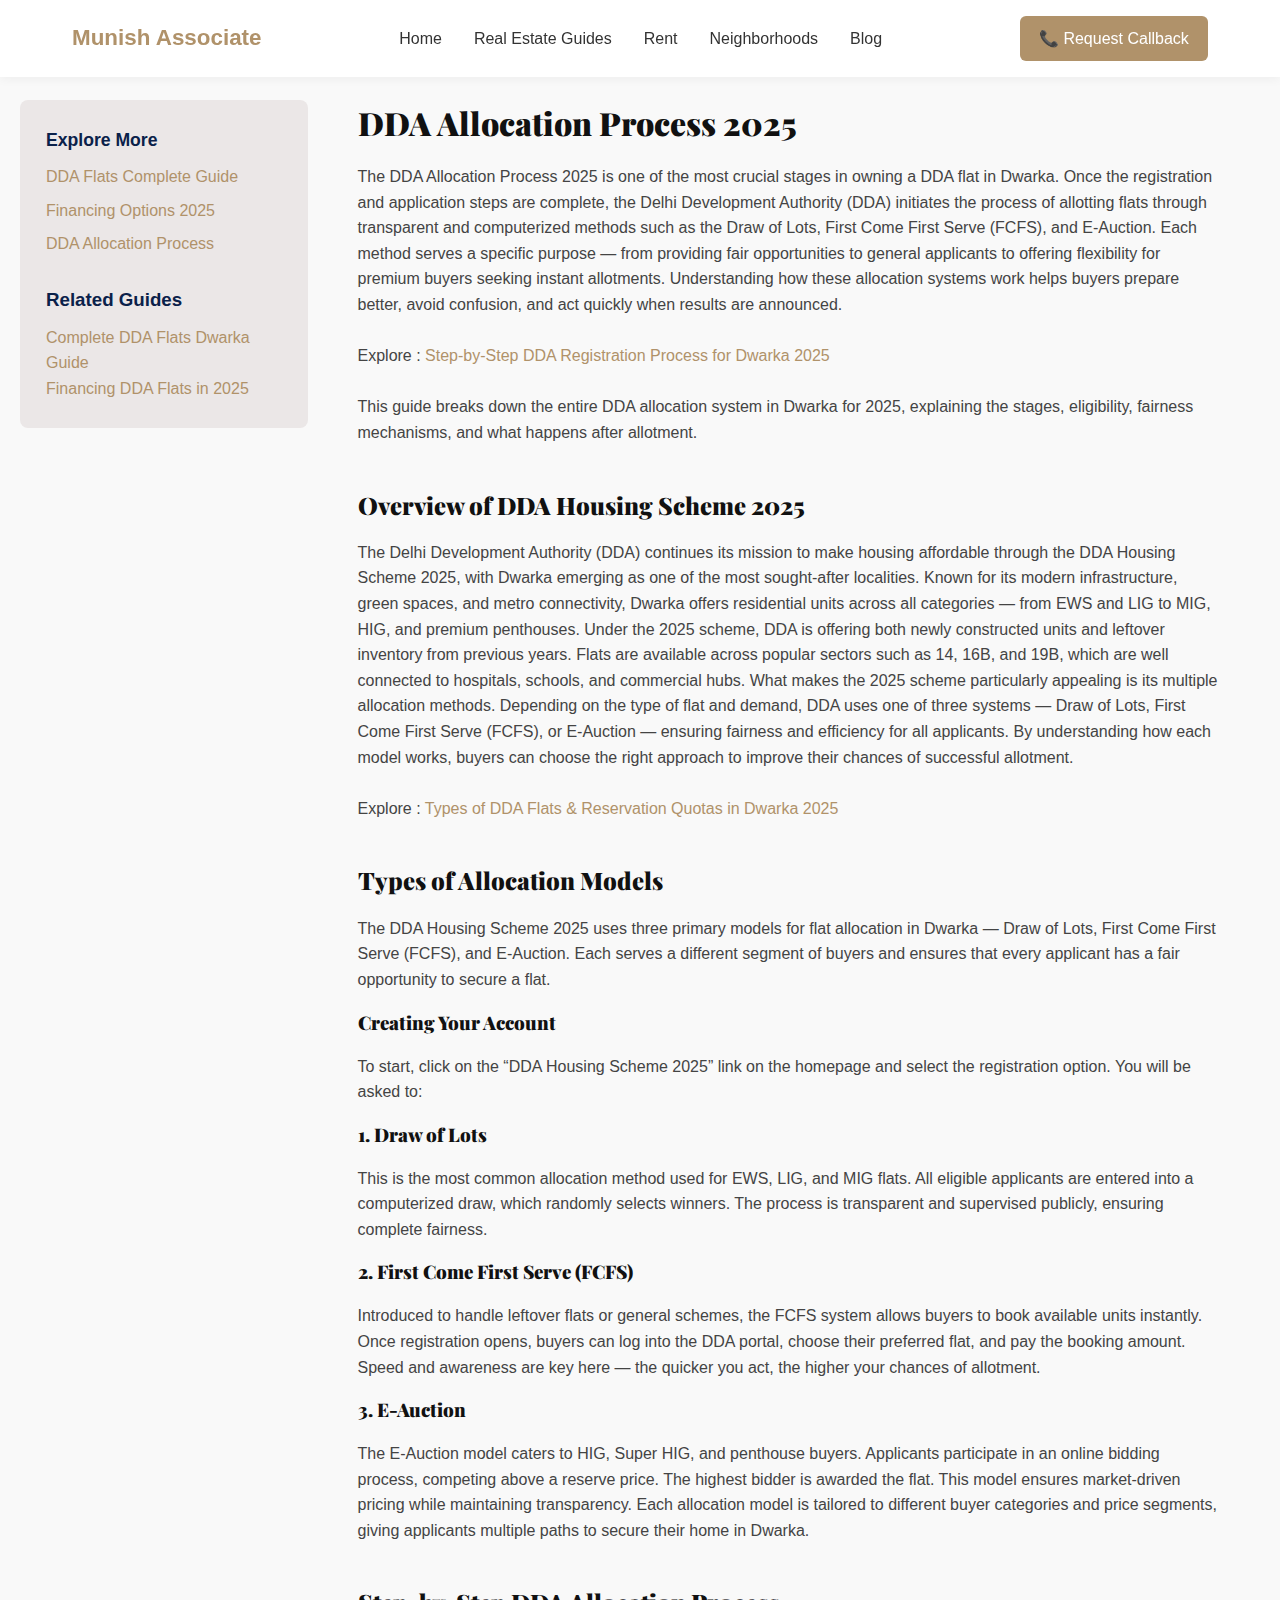
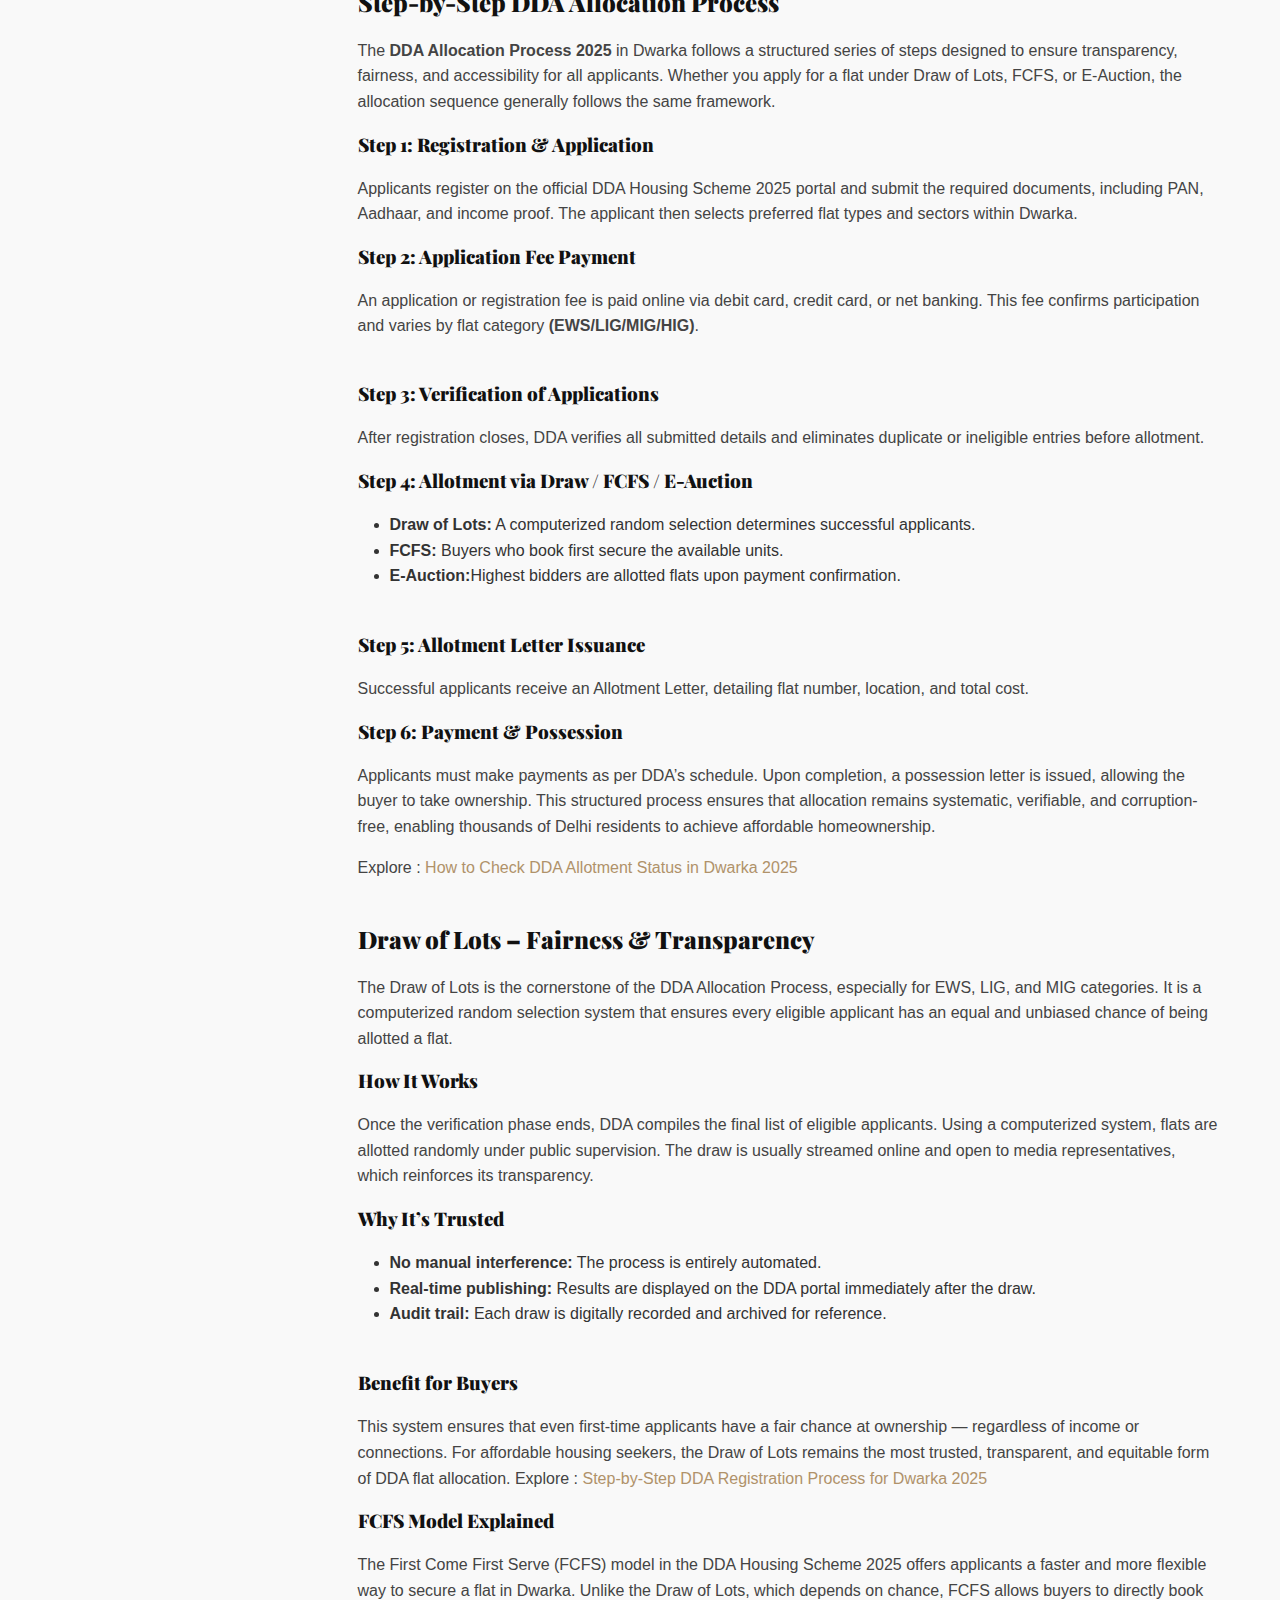
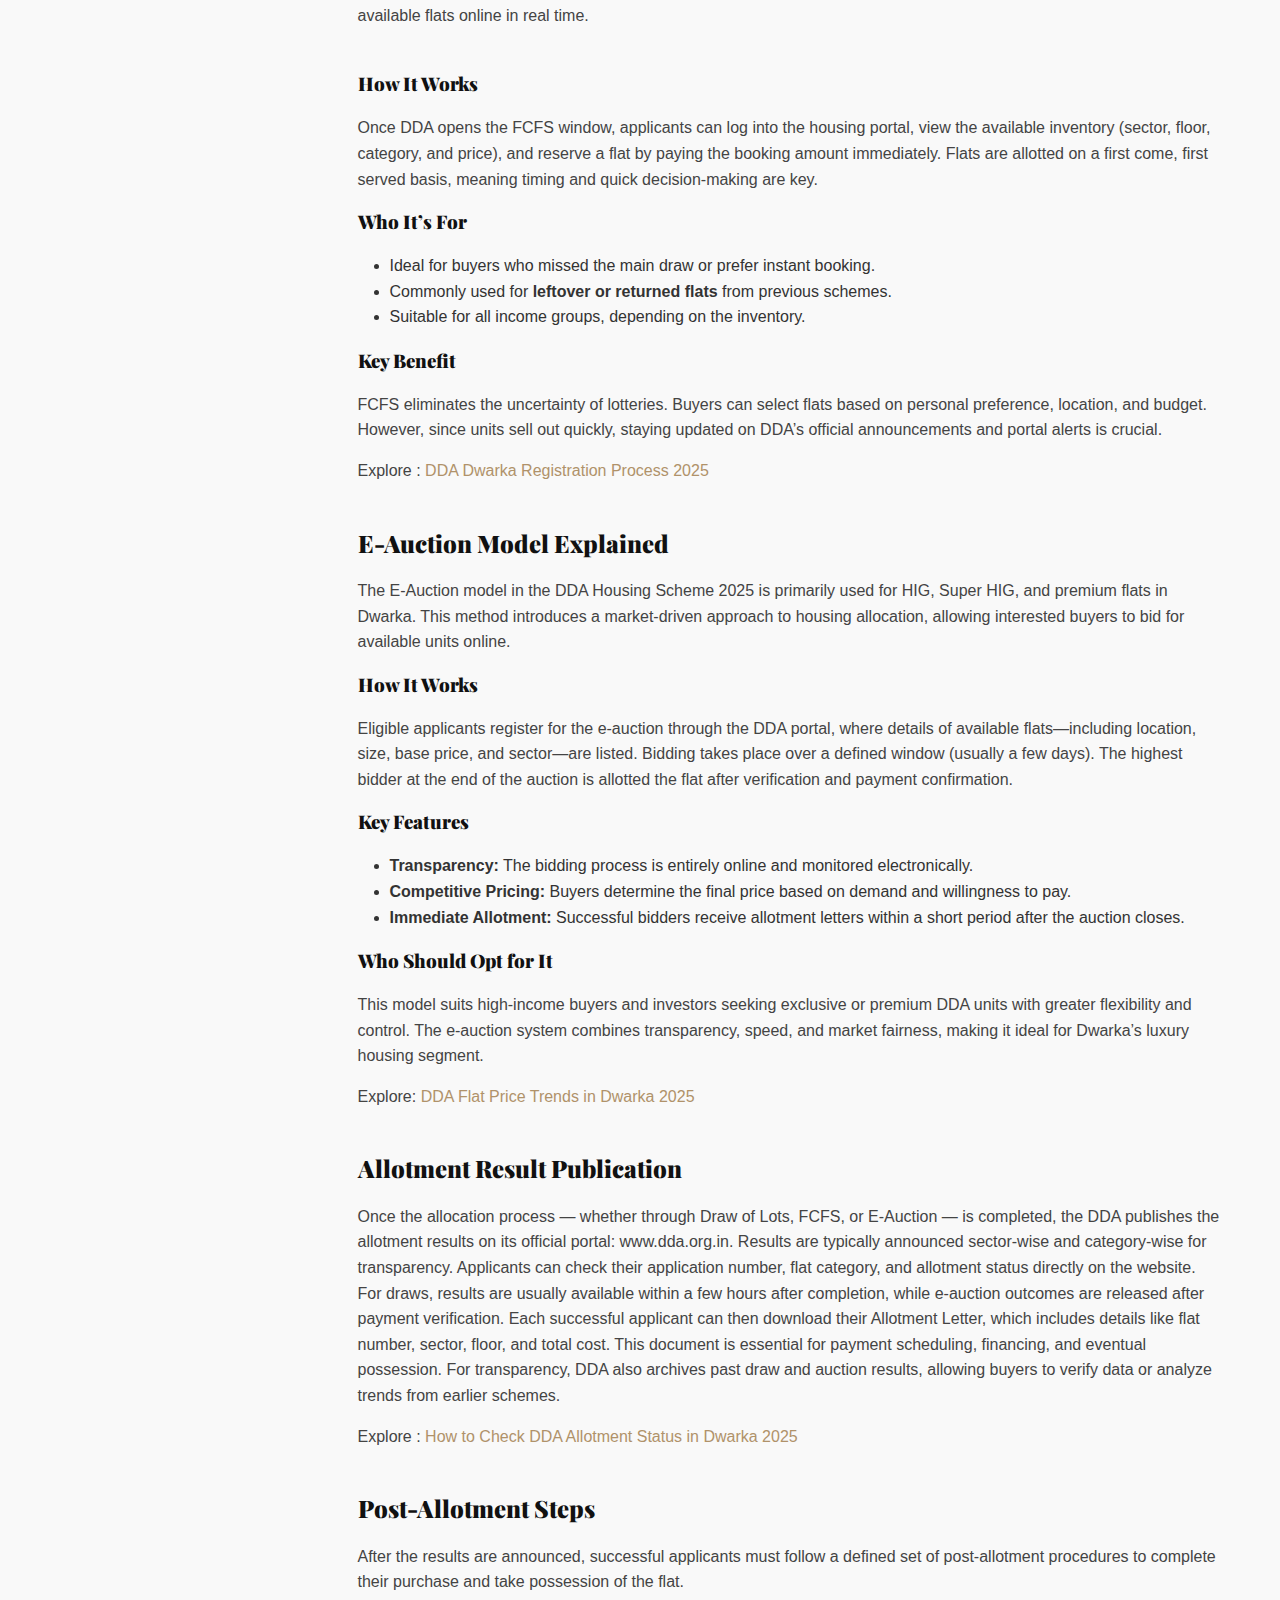
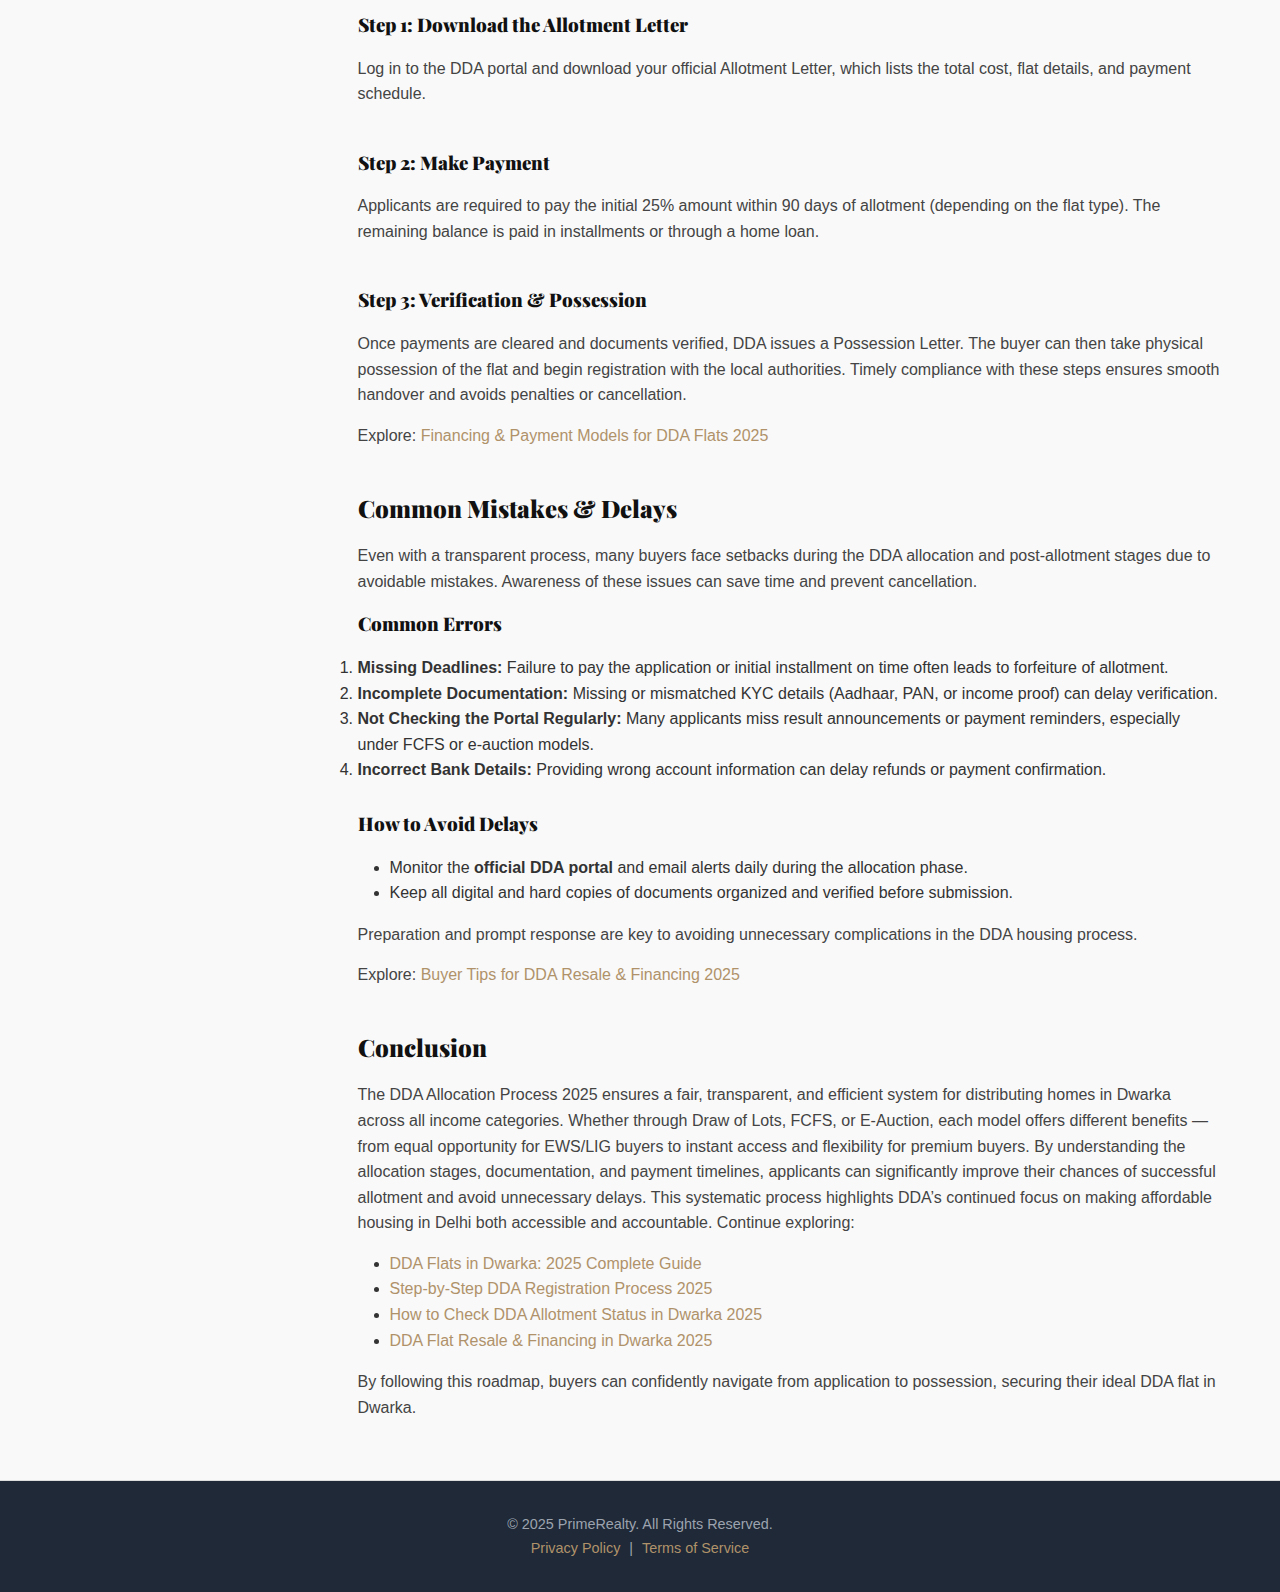
<file: supporting-blogs/dda-allocation-process.html>
<!DOCTYPE html>
<html lang="en">
  <head>
    <meta charset="UTF-8" />
    <meta name="viewport" content="width=device-width, initial-scale=1.0" />
    <link
      href="https://fonts.googleapis.com/css2?family=Inter:wght@400;500;600&family=Playfair+Display:wght@600&display=swap"
      rel="stylesheet"
    />
    <title>Step-by-Step DDA Registration Process for Dwarka 2025</title>
    <link rel="stylesheet" href="../css/supporting-blog.css" />
  </head>
  <body>
    <header class="main-header">
      <nav class="navbar">
        <a href="../index.html" class="logo">Munish Associate</a>
        <ul class="menu">
          <li>
           <a href="">Home</a>
          </li>
          <li>
            <a href="">Real Estate Guides</a>
          </li>
          <li>
            <a href="">Rent</a>
          </li>
          <li>
            <a href="">Neighborhoods</a>
          </li>
          <li>
            <a href="">Blog</a>
          </li>
        </ul>
        <a href="../contact.html" class="cta-btn">📞 Request Callback</a>
      </nav>
    </header>

    <!--<header class="header">
      <h1>DDA Flat Resale in Dwarka: 2025 Process & Buyer Tips</h1>
      <p>
        Learn how to navigate DDA flat resale from paperwork to financing and
        verification.
      </p>
    </header> -->

    <main class="main-wrapper">
      <!-- MAIN CONTENT -->
      <div class="content">

        <h1>
        DDA Allocation Process 2025
        </h1>

        <section id="overview">

          <article>

            <p>
            The DDA Allocation Process 2025 is one of the most crucial stages in owning a DDA flat in Dwarka. Once the registration and application steps are complete, the Delhi Development Authority (DDA) initiates the process of allotting flats through transparent and computerized methods such as the Draw of Lots, First Come First Serve (FCFS), and E-Auction.
Each method serves a specific purpose — from providing fair opportunities to general applicants to offering flexibility for premium buyers seeking instant allotments. Understanding how these allocation systems work helps buyers prepare better, avoid confusion, and act quickly when results are announced.

            <br />
            <br />
            Explore : <a href="./Step-by-Step-DDA-Registration-Process-for-Dwarka-2025.html">Step-by-Step DDA Registration Process for Dwarka 2025</a>
            <br />
            <br />
            This guide breaks down the entire DDA allocation system in Dwarka for 2025, explaining the stages, eligibility, fairness mechanisms, and what happens after allotment.
          </p>

          </article>

        </section>

        <section id="process">

          <article>

            <h2>Overview of DDA Housing Scheme 2025</h2>

          <p>
            The Delhi Development Authority (DDA) continues its mission to make housing affordable through the DDA Housing Scheme 2025, with Dwarka emerging as one of the most sought-after localities. Known for its modern infrastructure, green spaces, and metro connectivity, Dwarka offers residential units across all categories — from EWS and LIG to MIG, HIG, and premium penthouses.
            Under the 2025 scheme, DDA is offering both newly constructed units and leftover inventory from previous years. Flats are available across popular sectors such as 14, 16B, and 19B, which are well connected to hospitals, schools, and commercial hubs.
            What makes the 2025 scheme particularly appealing is its multiple allocation methods. Depending on the type of flat and demand, DDA uses one of three systems — Draw of Lots, First Come First Serve (FCFS), or E-Auction — ensuring fairness and efficiency for all applicants.
            By understanding how each model works, buyers can choose the right approach to improve their chances of successful allotment.

            <br>
            <br>

            Explore : <a href="">Types of DDA Flats & Reservation Quotas in Dwarka 2025</a>
            
          </p>          

          </article>

        </section>

        <section id="documents">

          <article>

            <h2>Types of Allocation Models </h2>

          <p>
             The DDA Housing Scheme 2025 uses three primary models for flat allocation in Dwarka — Draw of Lots, First Come First Serve (FCFS), and E-Auction. Each serves a different segment of buyers and ensures that every applicant has a fair opportunity to secure a flat.
          </p>

            <h3>Creating Your Account</h3>

           <p>
            To start, click on the “DDA Housing Scheme 2025” link on the homepage and select the registration option. You will be asked to:
           </p> 

            <h3>1. Draw of Lots</h3>

            <p>
              This is the most common allocation method used for EWS, LIG, and MIG flats. All eligible applicants are entered into a computerized draw, which randomly selects winners. The process is transparent and supervised publicly, ensuring complete fairness.
            </p>

            <h3>2. First Come First Serve (FCFS)</h3>

            <p>
              Introduced to handle leftover flats or general schemes, the FCFS system allows buyers to book available units instantly. Once registration opens, buyers can log into the DDA portal, choose their preferred flat, and pay the booking amount. Speed and awareness are key here — the quicker you act, the higher your chances of allotment.
            </p>

            <h3>3. E-Auction</h3>

            <p>
              The E-Auction model caters to HIG, Super HIG, and penthouse buyers. Applicants participate in an online bidding process, competing above a reserve price. The highest bidder is awarded the flat. This model ensures market-driven pricing while maintaining transparency.
              Each allocation model is tailored to different buyer categories and price segments, giving applicants multiple paths to secure their home in Dwarka.
            </p>

          </article>

        </section>

        <!--<div  class="sidebar">
           
        </div> -->

        <section id="buyer-tips">

          <article>

          <h2>Step-by-Step DDA Allocation Process </h2>

          <p>
            The <strong>DDA Allocation Process 2025</strong> in Dwarka follows a structured series of steps designed to ensure transparency, fairness, and accessibility for all applicants. Whether you apply for a flat under Draw of Lots, FCFS, or E-Auction, the allocation sequence generally follows the same framework.
          </p>
            
          <h3>Step 1: Registration & Application</h3>

          <p>
            Applicants register on the official DDA Housing Scheme 2025 portal and submit the required documents, including PAN, Aadhaar, and income proof. The applicant then selects preferred flat types and sectors within Dwarka.
          </p>

            <h3>Step 2: Application Fee Payment</h3>

            <p>
              An application or registration fee is paid online via debit card, credit card, or net banking. This fee confirms participation and varies by flat category <strong>(EWS/LIG/MIG/HIG)</strong>.
            </p>

              <br>

              <h3>Step 3: Verification of Applications</h3>

            <p>
             After registration closes, DDA verifies all submitted details and eliminates duplicate or ineligible entries before allotment.
            </p>

            <h3>Step 4: Allotment via Draw / FCFS / E-Auction</h3>

            <ul>
              <li><strong>Draw of Lots:</strong> A computerized random selection determines successful applicants.</li>
              <li><strong>FCFS:</strong> Buyers who book first secure the available units.</li>
              <li><strong>E-Auction:</strong>Highest bidders are allotted flats upon payment confirmation.</li>
            </ul>
              <br>

              <h3>Step 5: Allotment Letter Issuance</h3>

            <p>
              Successful applicants receive an Allotment Letter, detailing flat number, location, and total cost.
            </p>

            <h3>Step 6: Payment & Possession</h3>
          
          <p>
            Applicants must make payments as per DDA’s schedule. Upon completion, a possession letter is issued, allowing the buyer to take ownership.
            This structured process ensures that allocation remains systematic, verifiable, and corruption-free, enabling thousands of Delhi residents to achieve affordable homeownership.
          </p>

          <p>Explore : <a href="">How to Check DDA Allotment Status in Dwarka 2025</a></p>

        </section>

         <section id="buyer-tips">

          <article>

            <h2>Draw of Lots – Fairness & Transparency</h2>

          <p>
          The Draw of Lots is the cornerstone of the DDA Allocation Process, especially for EWS, LIG, and MIG categories. It is a computerized random selection system that ensures every eligible applicant has an equal and unbiased chance of being allotted a flat.
          </p>

            <h3>How It Works</h3>

            <p>
              Once the verification phase ends, DDA compiles the final list of eligible applicants. Using a computerized system, flats are allotted randomly under public supervision. The draw is usually streamed online and open to media representatives, which reinforces its transparency.
            </p>

            <h3>Why It’s Trusted</h3>

            <ul>
              <li><strong>No manual interference:</strong> The process is entirely automated.</li>
              <li><strong>Real-time publishing:</strong> Results are displayed on the DDA portal immediately after the draw.</li>
              <li><strong>Audit trail:</strong> Each draw is digitally recorded and archived for reference.</li>
            </ul>
            <br>

            <h3>Benefit for Buyers</h3>

            <p>
              This system ensures that even first-time applicants have a fair chance at ownership — regardless of income or connections.
              For affordable housing seekers, the Draw of Lots remains the most trusted, transparent, and equitable form of DDA flat allocation.
              Explore : <a href="">Step-by-Step DDA Registration Process for Dwarka 2025</a>
            </p>

            <h3>FCFS Model Explained </h3>

            <p>
              The First Come First Serve (FCFS) model in the DDA Housing Scheme 2025 offers applicants a faster and more flexible way to secure a flat in Dwarka. Unlike the Draw of Lots, which depends on chance, FCFS allows buyers to directly book available flats online in real time.
            </p>

            <br>

            <h3>How It Works</h3>

          <p>
            Once DDA opens the FCFS window, applicants can log into the housing portal, view the available inventory (sector, floor, category, and price), and reserve a flat by paying the booking amount immediately. Flats are allotted on a first come, first served basis, meaning timing and quick decision-making are key.
          </p>

          <h3>Who It’s For</h3>

          <ul>
            <li>Ideal for buyers who missed the main draw or prefer instant booking.</li>
            <li>Commonly used for <strong>leftover or returned flats </strong>from previous schemes.</li>
            <li>Suitable for all income groups, depending on the inventory.</li>
          </ul>

          <h3>Key Benefit</h3>

          <p>
            FCFS eliminates the uncertainty of lotteries. Buyers can select flats based on personal preference, location, and budget.
            However, since units sell out quickly, staying updated on DDA’s official announcements and portal alerts is crucial.
          </p>

          <p> Explore : <a href="">DDA Dwarka Registration Process 2025</a></p>
            
          </article>

        </section>

        <section id="buyer-tips">
          <article>
            <h2>E-Auction Model Explained</h2>
          <p>
            The E-Auction model in the DDA Housing Scheme 2025 is primarily used for HIG, Super HIG, and premium flats in Dwarka. This method introduces a market-driven approach to housing allocation, allowing interested buyers to bid for available units online.
          </p>

          <h3>How It Works</h3>

          <p>
            Eligible applicants register for the e-auction through the DDA portal, where details of available flats—including location, size, base price, and sector—are listed. Bidding takes place over a defined window (usually a few days). The highest bidder at the end of the auction is allotted the flat after verification and payment confirmation.
          </p>

          <h3>Key Features</h3>

          <ul>
            <li><strong>Transparency:</strong> The bidding process is entirely online and monitored electronically.</li>
            <li><strong>Competitive Pricing:</strong> Buyers determine the final price based on demand and willingness to pay.</li>
            <li><strong>Immediate Allotment:</strong> Successful bidders receive allotment letters within a short period after the auction closes.</li>
          </ul>

          <h3>Who Should Opt for It</h3>

          <p>
            This model suits high-income buyers and investors seeking exclusive or premium DDA units with greater flexibility and control.
            The e-auction system combines transparency, speed, and market fairness, making it ideal for Dwarka’s luxury housing segment.
          </p>

          <p>Explore: <a href="">DDA Flat Price Trends in Dwarka 2025</a></p>

          </article>
        </section>

         <section id="buyer-tips">

          <article>

            <h2>Allotment Result Publication</h2>

          <p>
            Once the allocation process — whether through Draw of Lots, FCFS, or E-Auction — is completed, the DDA publishes the allotment results on its official portal: www.dda.org.in.
            Results are typically announced sector-wise and category-wise for transparency. Applicants can check their application number, flat category, and allotment status directly on the website. For draws, results are usually available within a few hours after completion, while e-auction outcomes are released after payment verification.
            Each successful applicant can then download their Allotment Letter, which includes details like flat number, sector, floor, and total cost. This document is essential for payment scheduling, financing, and eventual possession.
            For transparency, DDA also archives past draw and auction results, allowing buyers to verify data or analyze trends from earlier schemes.
          </p>

          <p>Explore : <a href="">How to Check DDA Allotment Status in Dwarka 2025</a></p>

          </article>

        </section>

        <section id="buyer-tips">

          <h2>Post-Allotment Steps</h2>
          
          <p>
            After the results are announced, successful applicants must follow a defined set of post-allotment procedures to complete their purchase and take possession of the flat.
          </p>

          <h3>Step 1: Download the Allotment Letter</h3>

          <p>
            Log in to the DDA portal and download your official Allotment Letter, which lists the total cost, flat details, and payment schedule.
          </p>

          <br>

          <h3>Step 2: Make Payment</h3>

          <p>
            Applicants are required to pay the initial 25% amount within 90 days of allotment (depending on the flat type). The remaining balance is paid in installments or through a home loan.
          </p>

          <br>

          <h3>Step 3: Verification & Possession</h3>

          <p>
            Once payments are cleared and documents verified, DDA issues a Possession Letter. The buyer can then take physical possession of the flat and begin registration with the local authorities.
            Timely compliance with these steps ensures smooth handover and avoids penalties or cancellation.
          </p>

          <p>Explore: <a href="">Financing & Payment Models for DDA Flats 2025</a></p>

          </article>
        
        </section>

        <section id="buyer-tips">

          <article>

            <h2>Common Mistakes & Delays</h2>

          <p>
            Even with a transparent process, many buyers face setbacks during the DDA allocation and post-allotment stages due to avoidable mistakes. Awareness of these issues can save time and prevent cancellation.
          </p>

          <h3>
           Common Errors
          </h3>

          <ol>
            <li><strong>Missing Deadlines:</strong> Failure to pay the application or initial installment on time often leads to forfeiture of allotment.</li>
            <li><strong>Incomplete Documentation:</strong> Missing or mismatched KYC details (Aadhaar, PAN, or income proof) can delay verification.</li>
            <li><strong>Not Checking the Portal Regularly:</strong> Many applicants miss result announcements or payment reminders, especially under FCFS or e-auction models.</li>
            <li><strong>Incorrect Bank Details:</strong> Providing wrong account information can delay refunds or payment confirmation.</li>
          </ol>

          <br>

          <h3>How to Avoid Delays</h3>

          <ul>
            <li>Monitor the <strong>official DDA portal</strong> and email alerts daily during the allocation phase.</li>
            <li>Keep all digital and hard copies of documents organized and verified before submission.</li>
          </ul>

          <p>
            Preparation and prompt response are key to avoiding unnecessary complications in the DDA housing process.
          </p>

          <p>Explore: <a href="">Buyer Tips for DDA Resale & Financing 2025</a></p>

        </section>

        <section id="buyer-tips">
          <h2>
            Conclusion
          </h2>

          <p>
            The DDA Allocation Process 2025 ensures a fair, transparent, and efficient system for distributing homes in Dwarka across all income categories. Whether through Draw of Lots, FCFS, or E-Auction, each model offers different benefits — from equal opportunity for EWS/LIG buyers to instant access and flexibility for premium buyers.
            By understanding the allocation stages, documentation, and payment timelines, applicants can significantly improve their chances of successful allotment and avoid unnecessary delays.
            This systematic process highlights DDA’s continued focus on making affordable housing in Delhi both accessible and accountable.
            Continue exploring:
          </p>

          <ul>
            <li><a href="">DDA Flats in Dwarka: 2025 Complete Guide</a></li>
            <li><a href="">Step-by-Step DDA Registration Process 2025</a></li>
            <li><a href="">How to Check DDA Allotment Status in Dwarka 2025</a></li>
            <li><a href="">DDA Flat Resale & Financing in Dwarka 2025</a></li>
          </ul>

          <p>
            By following this roadmap, buyers can confidently navigate from application to possession, securing their ideal DDA flat in Dwarka.
          </p>

          </article>

        </section>

      </div>

      <!-- SIDEBAR -->
      <aside >

        <div class="sidebar">
          <div class="widget">
          <h3>Explore More</h3>
          <ul>
            <li>
              <a href="../guides/dda-flats-dwarka-guide.html"
                >DDA Flats Complete Guide</a
              >
            </li>
            <li>
              <a href="../blogs/financing-dda-flats.html"
                >Financing Options 2025</a
              >
            </li>
            <li>
              <a href="../blogs/dda-allocation-process.html"
                >DDA Allocation Process</a
              >
            </li>
          </ul>
        </div>

        <!--<div class="widget">
          <h3>Popular Topics</h3>
          <ul>
            <li><a href="../properties.html">Properties in Dwarka</a></li>
            <li><a href="../contact.html">Contact an Expert</a></li>
          </ul>
        </div> -->

        <div class="related-articles">
          <h3>Related Guides</h3>
          <a href="../pillar-pages/DDA Flats in Dwarka: 2025 Complete Guide.html"
            >Complete DDA Flats Dwarka Guide</a
          >
          <a href="../blogs/financing-dda-flats.html"
            >Financing DDA Flats in 2025</a
          >
        </div>

        </div>
        
      </aside>
    </main>

    <!-- Footer -->
  
    <footer>
      <div class="footer-container">
        <p>&copy; 2025 PrimeRealty. All Rights Reserved.</p>
        <p>
          <a href="../privacy.html">Privacy Policy</a> |
          <a href="../terms.html">Terms of Service</a>
        </p>
      </div>
    </footer>

    <script src="../js/index.js"></script>

  </body>
</html>
</file>
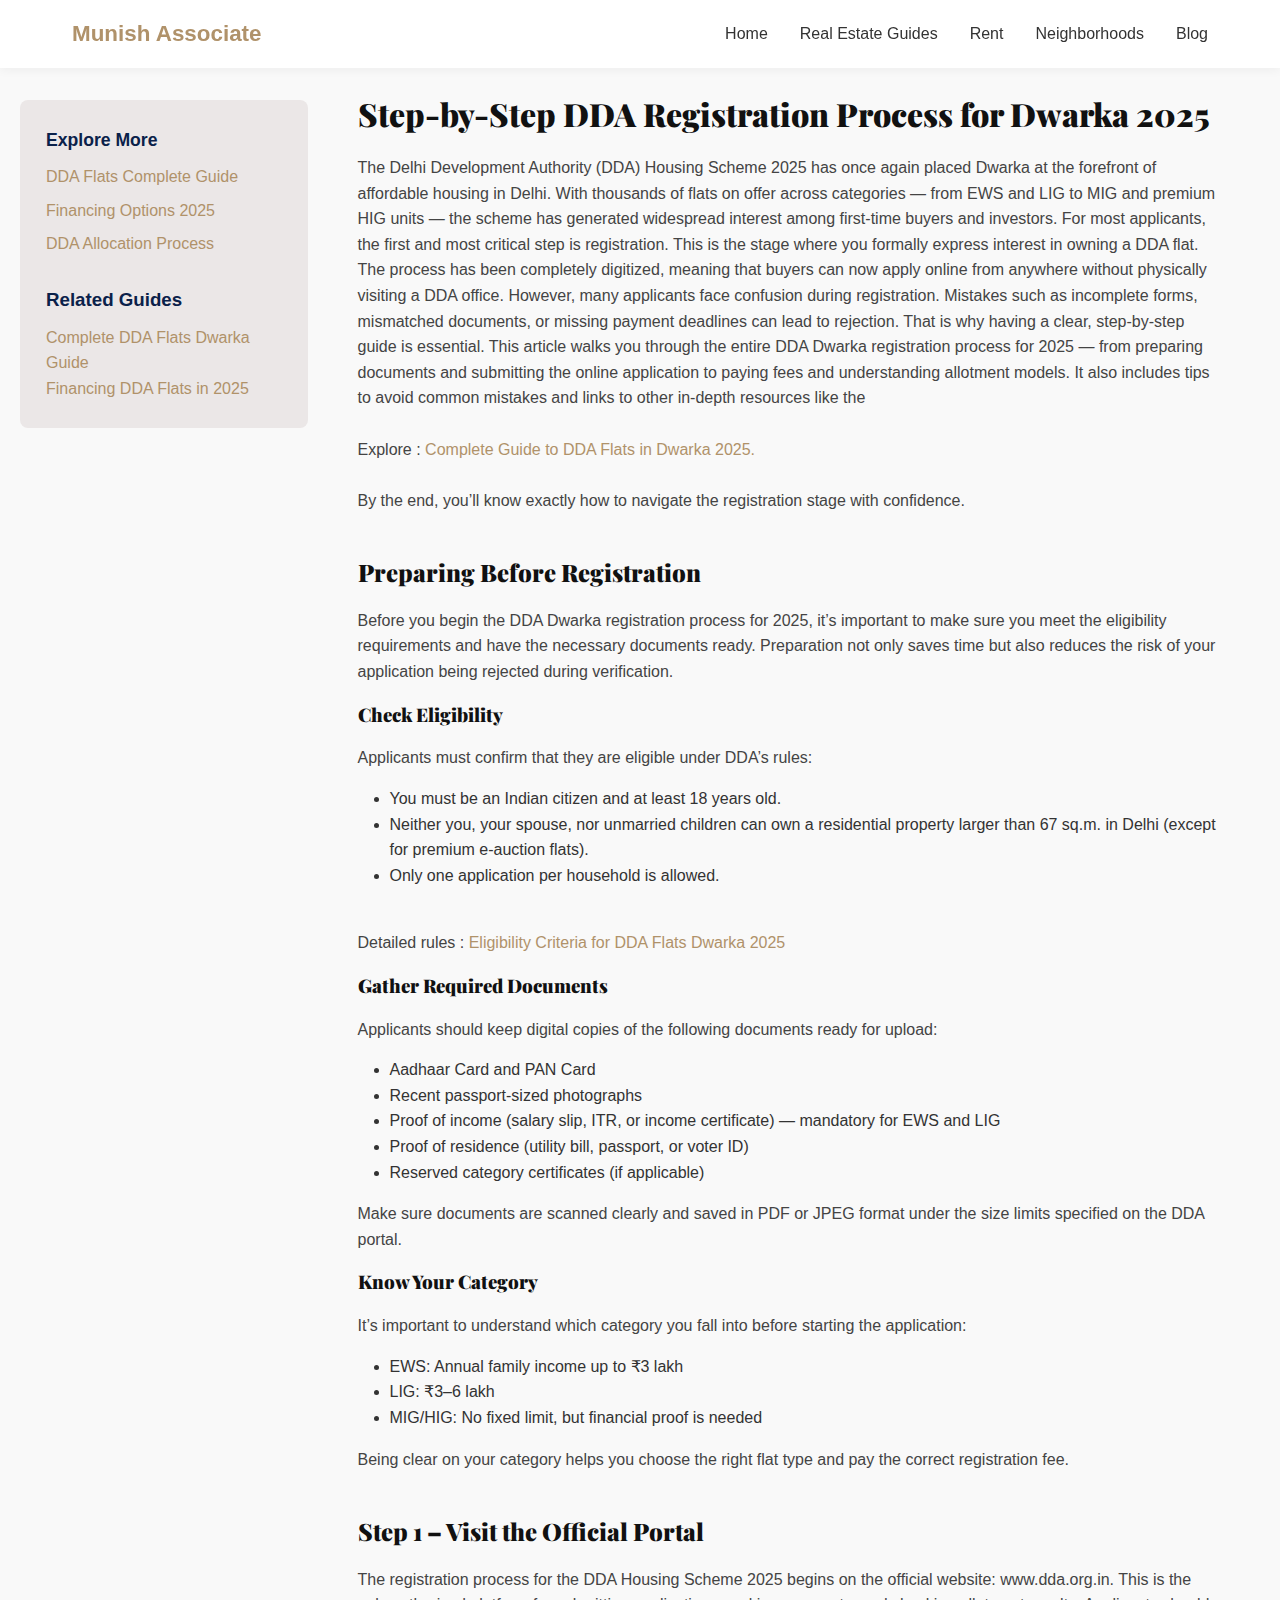
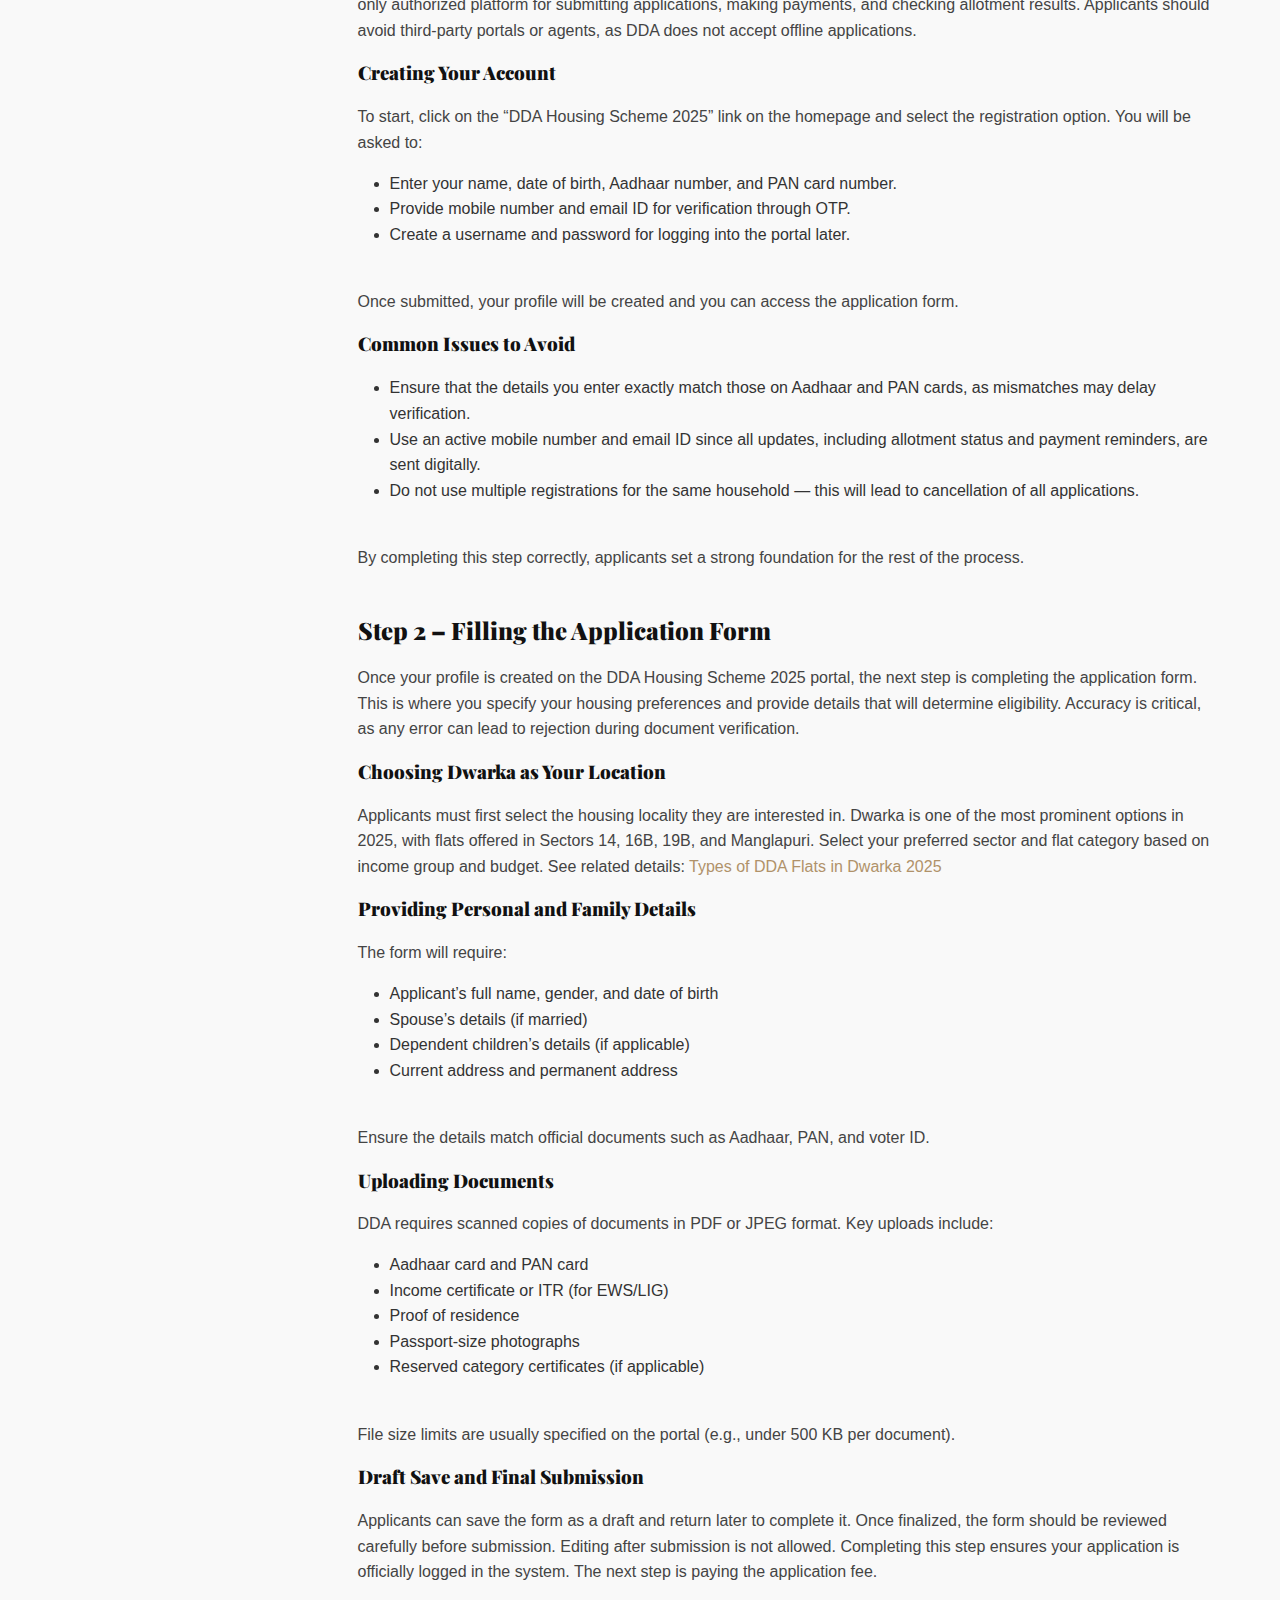
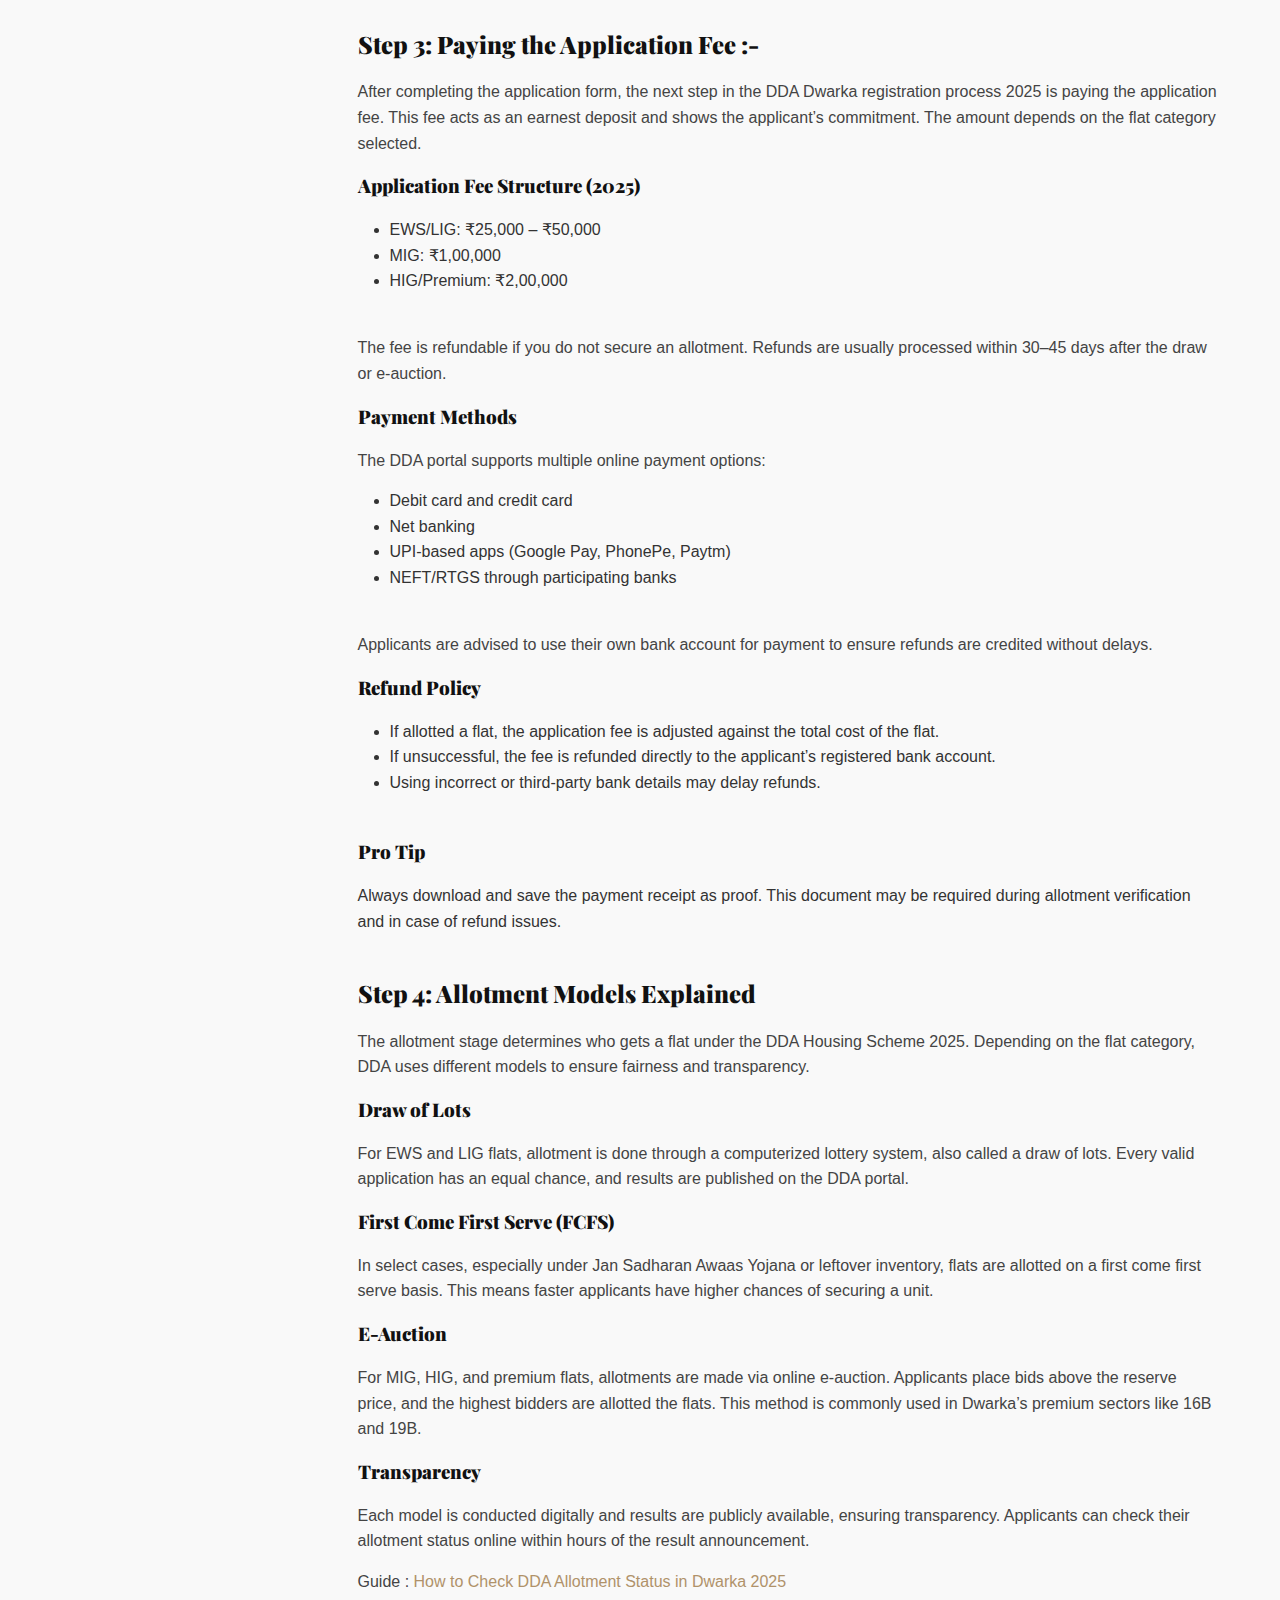
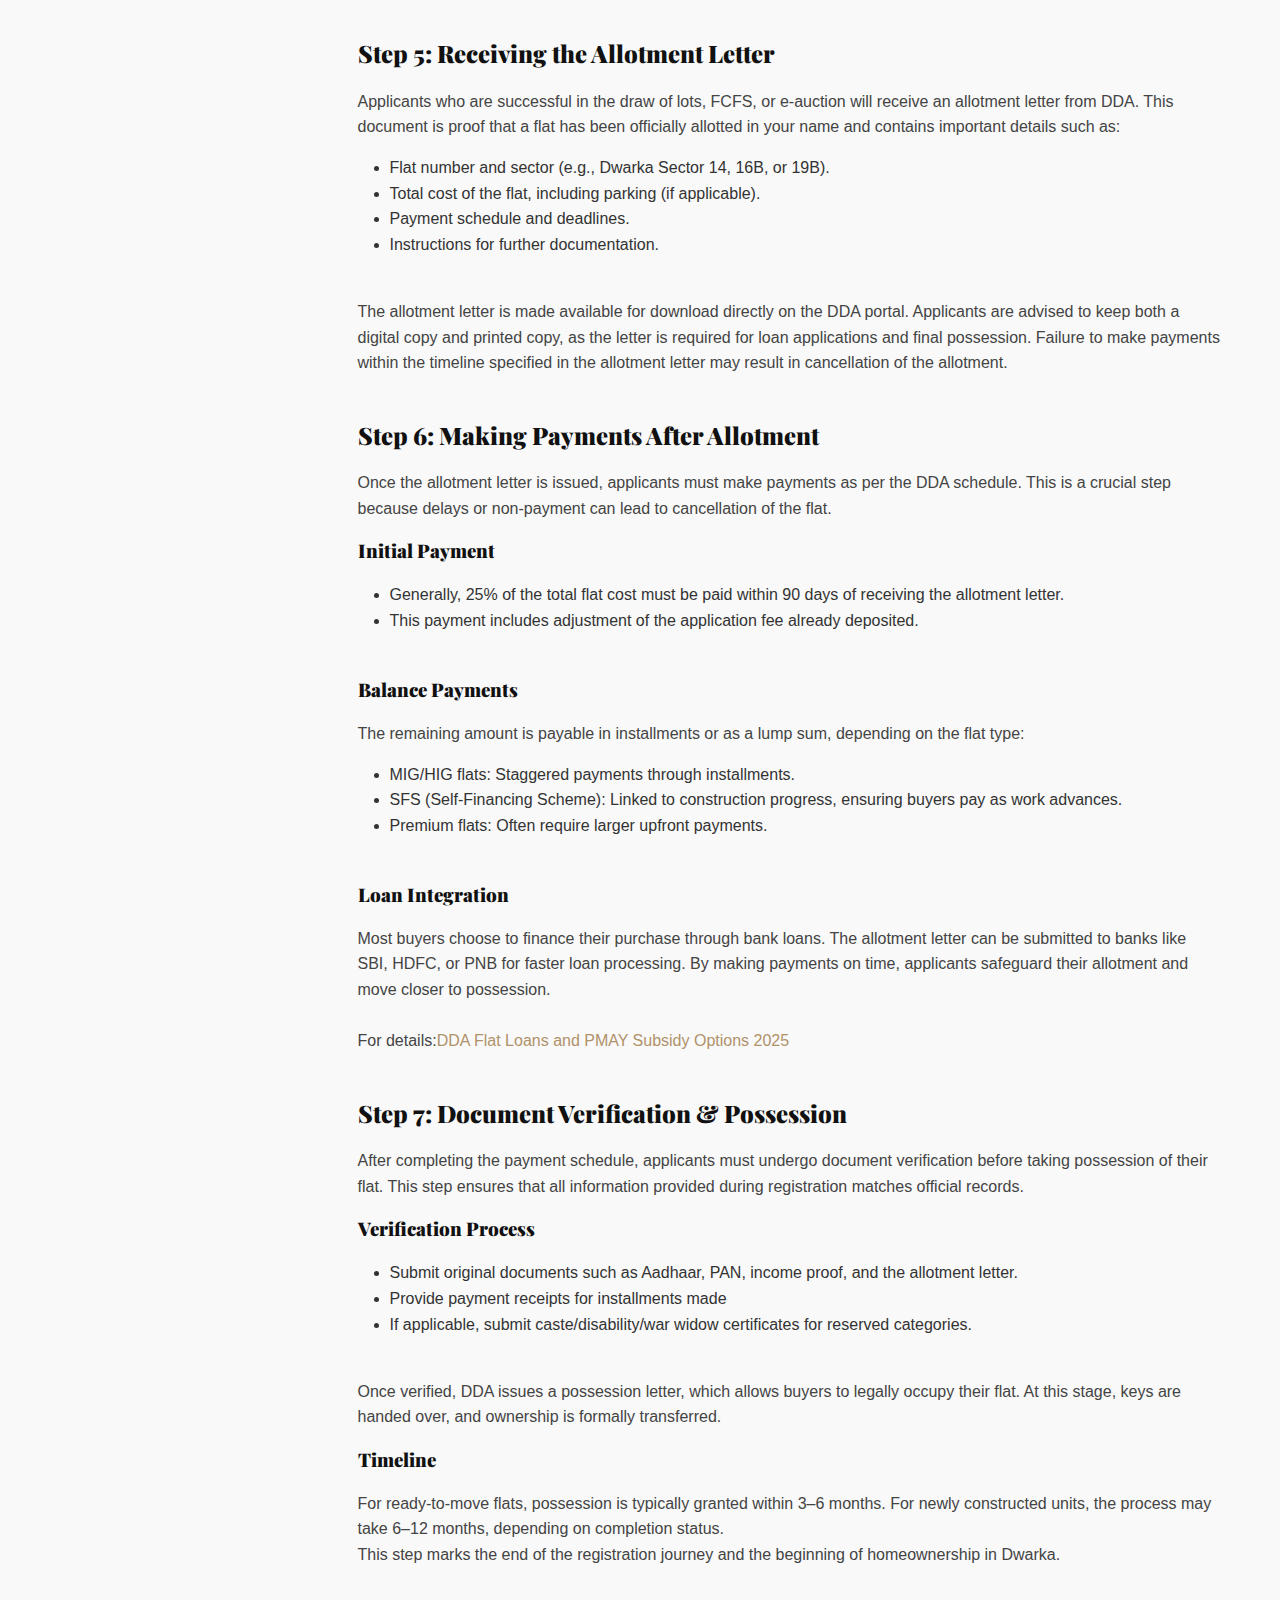
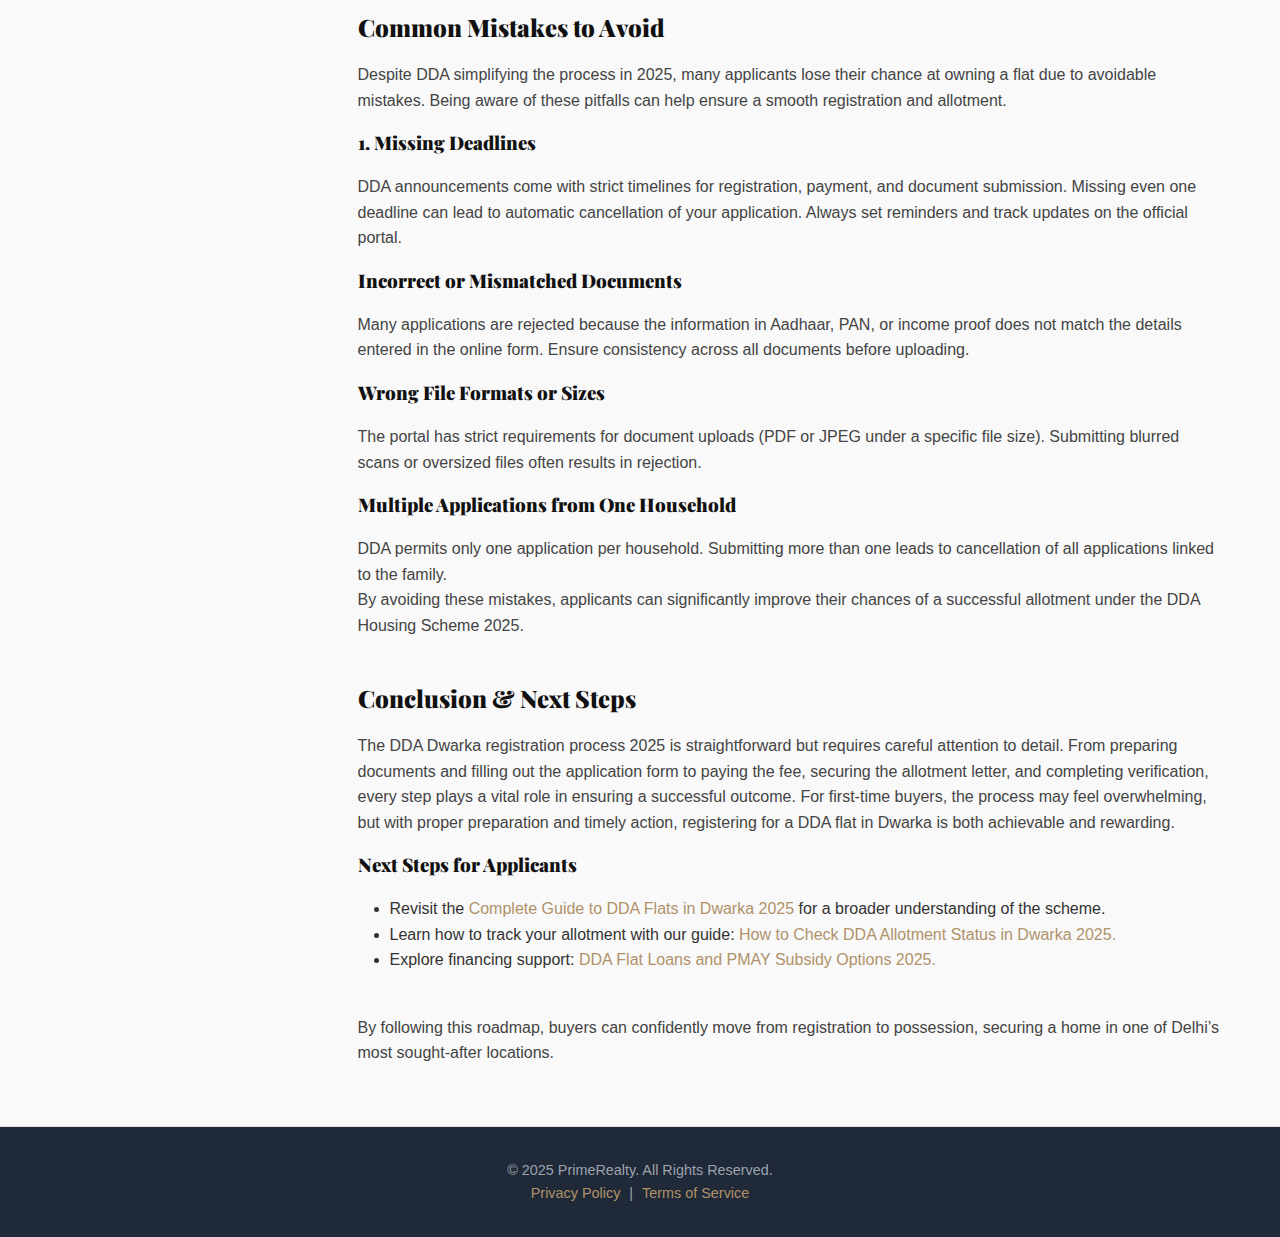
<file: supporting-blogs/Step-by-Step-DDA-Registration-Process-for-Dwarka-2025.html>
<!DOCTYPE html>
<html lang="en">
  <head>
    <meta charset="UTF-8" />
    <meta name="viewport" content="width=device-width, initial-scale=1.0" />
    <link
      href="https://fonts.googleapis.com/css2?family=Inter:wght@400;500;600&family=Playfair+Display:wght@600&display=swap"
      rel="stylesheet"
    />
    <title>Step-by-Step DDA Registration Process for Dwarka 2025</title>
    <link rel="stylesheet" href="../css/supporting-blog.css" />
  </head>
  <body>
    <header class="main-header">
      <nav class="navbar">
        <a href="../index.html" class="logo">Munish Associate</a>
        <ul class="menu">
          <li>
           <a href="">Home</a>
          </li>
          <li>
            <a href="">Real Estate Guides</a>
          </li>
          <li>
            <a href="">Rent</a>
          </li>
          <li>
            <a href="">Neighborhoods</a>
          </li>
          <li>
            <a href="">Blog</a>
          </li>
        </ul>
      </nav>
    </header>

    <!--<header class="header">
      <h1>DDA Flat Resale in Dwarka: 2025 Process & Buyer Tips</h1>
      <p>
        Learn how to navigate DDA flat resale from paperwork to financing and
        verification.
      </p>
    </header> -->

    <main class="main-wrapper">
      <!-- MAIN CONTENT -->
      <div class="content">

        <h1>
          Step-by-Step DDA Registration Process for Dwarka 2025
        </h1>

        <section id="overview">

          <article>

            <p>
            The Delhi Development Authority (DDA) Housing Scheme 2025 has once
            again placed Dwarka at the forefront of affordable housing in Delhi.
            With thousands of flats on offer across categories — from EWS and
            LIG to MIG and premium HIG units — the scheme has generated
            widespread interest among first-time buyers and investors. For most
            applicants, the first and most critical step is registration. This
            is the stage where you formally express interest in owning a DDA
            flat. The process has been completely digitized, meaning that buyers
            can now apply online from anywhere without physically visiting a DDA
            office. However, many applicants face confusion during registration.
            Mistakes such as incomplete forms, mismatched documents, or missing
            payment deadlines can lead to rejection. That is why having a clear,
            step-by-step guide is essential. This article walks you through the
            entire DDA Dwarka registration process for 2025 — from preparing
            documents and submitting the online application to paying fees and
            understanding allotment models. It also includes tips to avoid
            common mistakes and links to other in-depth resources like the
            <br />
            <br />
            Explore : <a href="">Complete Guide to DDA Flats in Dwarka 2025.</a>
            <br />
            <br />
            By the end, you’ll know exactly how to navigate the registration
            stage with confidence.
          </p>

          </article>

        </section>

        <section id="process">

          <article>

            <h2>Preparing Before Registration</h2>

          <p>
            Before you begin the DDA Dwarka registration process for 2025, it’s
            important to make sure you meet the eligibility requirements and
            have the necessary documents ready. Preparation not only saves time
            but also reduces the risk of your application being rejected during
            verification.
          </p>

            <h3>Check Eligibility</h3>

            <p>
              Applicants must confirm that they are eligible under DDA’s rules:
            </p>

            <ul>
              <li>You must be an Indian citizen and at least 18 years old.</li>
              <li>Neither you, your spouse, nor unmarried children can own a residential property larger than 67 sq.m. in Delhi (except for premium e-auction flats).</li>
              <li>Only one application per household is allowed.</li>
            </ul>
            <br>
            <p>Detailed rules : <a href="">Eligibility Criteria for DDA Flats Dwarka 2025</a></p>

            <h3>Gather Required Documents</h3>

            <p>
              Applicants should keep digital copies of the following documents ready for upload:
            </p>

            <ul>
              <li>Aadhaar Card and PAN Card</li>
              <li>Recent passport-sized photographs</li>
              <li>Proof of income (salary slip, ITR, or income certificate) — mandatory for EWS and LIG</li>
              <li>Proof of residence (utility bill, passport, or voter ID)</li>
              <li>Reserved category certificates (if applicable)</li>
            </ul>

            <p>
              Make sure documents are scanned clearly and saved in PDF or JPEG format under the size limits specified on the DDA portal.
            </p>

            <h3>Know Your Category</h3>

            <p>
              It’s important to understand which category you fall into before starting the application:
            </p>

            <ul>
              <li>EWS: Annual family income up to ₹3 lakh</li>
              <li>LIG: ₹3–6 lakh</li>
              <li>MIG/HIG: No fixed limit, but financial proof is needed</li>
            </ul>

            <p>
              Being clear on your category helps you choose the right flat type and pay the correct registration fee.
            </p>

          </article>

        </section>

        <section id="documents">

          <article>

            <h2>Step 1 – Visit the Official Portal</h2>

          <p>
             The registration process for the DDA Housing Scheme 2025 begins on the official website: www.dda.org.in. This is the only authorized platform for submitting applications, making payments, and checking allotment results. Applicants should avoid third-party portals or agents, as DDA does not accept offline applications.
          </p>

            <h3>Creating Your Account</h3>

           <p>
            To start, click on the “DDA Housing Scheme 2025” link on the homepage and select the registration option. You will be asked to:
           </p> 

            <ul>
              <li>Enter your name, date of birth, Aadhaar number, and PAN card number.</li>
              <li>Provide mobile number and email ID for verification through OTP.</li>
              <li>Create a username and password for logging into the portal later.</li>
            </ul>
            <br>
            <p>Once submitted, your profile will be created and you can access the application form.</p>

            <h3>Common Issues to Avoid</h3>

            <ul>
              <li>Ensure that the details you enter exactly match those on Aadhaar and PAN cards, as mismatches may delay verification.</li>
              <li>Use an active mobile number and email ID since all updates, including allotment status and payment reminders, are sent digitally.</li>
              <li>Do not use multiple registrations for the same household — this will lead to cancellation of all applications.</li>
            </ul>
              <br>
            <p>
              By completing this step correctly, applicants set a strong foundation for the rest of the process.
            </p>

          </article>

        </section>

        <!--<div  class="sidebar">
           
        </div> -->

        <section id="buyer-tips">

          <h2>Step 2 – Filling the Application Form</h2>

          <p>
            Once your profile is created on the DDA Housing Scheme 2025 portal, the next step is completing the application form. This is where you specify your housing preferences and provide details that will determine eligibility. Accuracy is critical, as any error can lead to rejection during document verification.
          </p>
            
          <h3>Choosing Dwarka as Your Location</h3>

          <p>
            Applicants must first select the housing locality they are interested in. Dwarka is one of the most prominent options in 2025, with flats offered in Sectors 14, 16B, 19B, and Manglapuri. Select your preferred sector and flat category based on income group and budget.

            See related details: <a href="">Types of DDA Flats in Dwarka 2025</a>
          </p>

            <h3>Providing Personal and Family Details</h3>

            <p>
              The form will require:
            </p>

            <ul>
              <li>Applicant’s full name, gender, and date of birth</li>
              <li>Spouse’s details (if married)</li>
              <li>Dependent children’s details (if applicable)</li>
              <li>Current address and permanent address</li>
            </ul>
              <br>
            <p>
              Ensure the details match official documents such as Aadhaar, PAN, and voter ID.
            </p>

            <h3>Uploading Documents</h3>

           <p>
            DDA requires scanned copies of documents in PDF or JPEG format. Key uploads include:
           </p> 

            <ul>
              <li>Aadhaar card and PAN card</li>
              <li>Income certificate or ITR (for EWS/LIG)</li>
              <li>Proof of residence</li>
              <li>Passport-size photographs</li>
              <li>Reserved category certificates (if applicable)</li>
            </ul>
              <br>
            <p>
              File size limits are usually specified on the portal (e.g., under 500 KB per document).
            </p>

            <h3>Draft Save and Final Submission</h3>
          
          <p>
            Applicants can save the form as a draft and return later to complete it. Once finalized, the form should be reviewed carefully before submission. Editing after submission is not allowed.
            Completing this step ensures your application is officially logged in the system. The next step is paying the application fee.
          </p>

        </section>

         <section id="buyer-tips">

          <article>

            <h2>Step 3: Paying the Application Fee :-</h2>

          <p>
          After completing the application form, the next step in the DDA Dwarka registration process 2025 is paying the application fee. This fee acts as an earnest deposit and shows the applicant’s commitment. The amount depends on the flat category selected.
          </p>

            <h3>Application Fee Structure (2025)</h3>

            <ul>
              <li>EWS/LIG: ₹25,000 – ₹50,000</li>
              <li>MIG: ₹1,00,000</li>
              <li>HIG/Premium: ₹2,00,000</li>
            </ul>
              <br>
            <p>
              The fee is refundable if you do not secure an allotment. Refunds are usually processed within 30–45 days after the draw or e-auction.
            </p>

            <h3>Payment Methods</h3>

            <p>
              The DDA portal supports multiple online payment options:
            </p>

            <ul>
              <li>Debit card and credit card</li>
              <li>Net banking</li>
              <li>UPI-based apps (Google Pay, PhonePe, Paytm)</li>
              <li>NEFT/RTGS through participating banks</li>
            </ul>
            <br>
            <p>
              Applicants are advised to use their own bank account for payment to ensure refunds are credited without delays.
            </p>

            <h3>Refund Policy</h3>

            <ul>
              <li>If allotted a flat, the application fee is adjusted against the total cost of the flat.</li>
              <li>If unsuccessful, the fee is refunded directly to the applicant’s registered bank account.</li>
              <li>Using incorrect or third-party bank details may delay refunds.</li>
            </ul>
            <br>
            <h3>Pro Tip</h3>

            Always download and save the payment receipt as proof. This document may be required during allotment verification and in case of refund issues.

          </p>
            
          </article>

        </section>

        <section id="buyer-tips">
          <article>
            <h2>Step 4: Allotment Models Explained</h2>
          <p>
            The allotment stage determines who gets a flat under the DDA Housing Scheme 2025. Depending on the flat category, DDA uses different models to ensure fairness and transparency.
          </p>

          <h3>Draw of Lots</h3>

          <p>
            For EWS and LIG flats, allotment is done through a computerized lottery system, also called a draw of lots. Every valid application has an equal chance, and results are published on the DDA portal.
          </p>

          <h3>First Come First Serve (FCFS)</h3>

          <p>
            In select cases, especially under Jan Sadharan Awaas Yojana or leftover inventory, flats are allotted on a first come first serve basis. This means faster applicants have higher chances of securing a unit.
          </p>

          <h3>E-Auction</h3>

          <p>
            For MIG, HIG, and premium flats, allotments are made via online e-auction. Applicants place bids above the reserve price, and the highest bidders are allotted the flats. This method is commonly used in Dwarka’s premium sectors like 16B and 19B.
          </p>

          <h3>Transparency</h3>

          <p>
            Each model is conducted digitally and results are publicly available, ensuring transparency. Applicants can check their allotment status online within hours of the result announcement.
          </p>

          <p>
            Guide : <a href="">How to Check DDA Allotment Status in Dwarka 2025</a>
          </p>

          </article>
        </section>

         <section id="buyer-tips">

          <article>
            <h2>Step 5: Receiving the Allotment Letter</h2>

          <p>
            Applicants who are successful in the draw of lots, FCFS, or e-auction will receive an allotment letter from DDA. This document is proof that a flat has been officially allotted in your name and contains important details such as:
          </p>

          <ul>
            <li>Flat number and sector (e.g., Dwarka Sector 14, 16B, or 19B).</li>
            <li>Total cost of the flat, including parking (if applicable).</li>
            <li>Payment schedule and deadlines.</li>
            <li>Instructions for further documentation.</li>
          </ul>
            <br>
          <p>
            The allotment letter is made available for download directly on the DDA portal. Applicants are advised to keep both a digital copy and printed copy, as the letter is required for loan applications and final possession.
            Failure to make payments within the timeline specified in the allotment letter may result in cancellation of the allotment.
          </p>

        </section>

        <section id="buyer-tips">

          <h2>Step 6: Making Payments After Allotment</h2>
          
          <p>
            Once the allotment letter is issued, applicants must make payments as per the DDA schedule. This is a crucial step because delays or non-payment can lead to cancellation of the flat.
          </p>

          <h3>Initial Payment</h3>

          <ul>
            <li>Generally, 25% of the total flat cost must be paid within 90 days of receiving the allotment letter.</li>
            <li>This payment includes adjustment of the application fee already deposited.</li>
          </ul>
          <br>
          <h3>Balance Payments</h3>

          <p>
            The remaining amount is payable in installments or as a lump sum, depending on the flat type:
          </p>

          <ul>
            <li>MIG/HIG flats: Staggered payments through installments.</li>
            <li>SFS (Self-Financing Scheme): Linked to construction progress, ensuring buyers pay as work advances.</li>
            <li>Premium flats: Often require larger upfront payments.</li>
          </ul>
          <br>
          <h3>Loan Integration</h3>

          <p>
            Most buyers choose to finance their purchase through bank loans. The allotment letter can be submitted to banks like SBI, HDFC, or PNB for faster loan processing. By making payments on time, applicants safeguard their allotment and move closer to possession.<br> <br>
            For details:<a href="">DDA Flat Loans and PMAY Subsidy Options 2025</a>
          </p>
          </article>
        
        </section>

        <section id="buyer-tips">

          <article>
            <h2>Step 7: Document Verification & Possession</h2>

          <p>
            After completing the payment schedule, applicants must undergo document verification before taking possession of their flat. This step ensures that all information provided during registration matches official records.
          </p>

          <h3>
            Verification Process
          </h3>

          <ul>
            <li>Submit original documents such as Aadhaar, PAN, income proof, and the allotment letter.</li>
            <li>Provide payment receipts for installments made</li>
            <li>If applicable, submit caste/disability/war widow certificates for reserved categories.</li>
          </ul>
          <br>
          <p>
            Once verified, DDA issues a possession letter, which allows buyers to legally occupy their flat. At this stage, keys are handed over, and ownership is formally transferred.
          </p>

          <h3>Timeline</h3>

          <p>
            For ready-to-move flats, possession is typically granted within 3–6 months. For newly constructed units, the process may take 6–12 months, depending on completion status. <br>
            This step marks the end of the registration journey and the beginning of homeownership in Dwarka.
          </p>

        </section>

        <section id="buyer-tips">
          <h2>
            Common Mistakes to Avoid
          </h2>

          <p>

            Despite DDA simplifying the process in 2025, many applicants lose their chance at owning a flat due to avoidable mistakes. Being aware of these pitfalls can help ensure a smooth registration and allotment.
          </p>

          <h3>
            1. Missing Deadlines
          </h3>

          <p>
            DDA announcements come with strict timelines for registration, payment, and document submission. Missing even one deadline can lead to automatic cancellation of your application. Always set reminders and track updates on the official portal.
          </p>

          <h3>
            Incorrect or Mismatched Documents
          </h3>

          <p>
            Many applications are rejected because the information in Aadhaar, PAN, or income proof does not match the details entered in the online form. Ensure consistency across all documents before uploading.
          </p>

          <h3>
            Wrong File Formats or Sizes
          </h3>

          <p>
            The portal has strict requirements for document uploads (PDF or JPEG under a specific file size). Submitting blurred scans or oversized files often results in rejection.
          </p>

          <h3>
            Multiple Applications from One Household
          </h3>

          <p>
            DDA permits only one application per household. Submitting more than one leads to cancellation of all applications linked to the family.
            <br>
            By avoiding these mistakes, applicants can significantly improve their chances of a successful allotment under the DDA Housing Scheme 2025.
          </p>
          </article>

        </section>

       <section id="buyer-tips">

        <article>
          <h2>
            Conclusion & Next Steps
          </h2>

          <p>
            The DDA Dwarka registration process 2025 is straightforward but requires careful attention to detail. From preparing documents and filling out the application form to paying the fee, securing the allotment letter, and completing verification, every step plays a vital role in ensuring a successful outcome.
            For first-time buyers, the process may feel overwhelming, but with proper preparation and timely action, registering for a DDA flat in Dwarka is both achievable and rewarding.
          </p>

          <h3>Next Steps for Applicants</h3>

          <ul>
            <li>Revisit the <a href="">Complete Guide to DDA Flats in Dwarka 2025</a> for a broader understanding of the scheme.</li>
            <li>Learn how to track your allotment with our guide: <a href="">How to Check DDA Allotment Status in Dwarka 2025.</a></li>
            <li>Explore financing support: <a href="">DDA Flat Loans and PMAY Subsidy Options 2025.</a></li>
          </ul>

          <br>

          <p>
            By following this roadmap, buyers can confidently move from registration to possession, securing a home in one of Delhi’s most sought-after locations.
          </p>
        </article>

        </section> 

      </div>

      <!-- SIDEBAR -->
      <aside >

        <div class="sidebar">
          <div class="widget">
          <h3>Explore More</h3>
          <ul>
            <li>
              <a href="../guides/dda-flats-dwarka-guide.html"
                >DDA Flats Complete Guide</a
              >
            </li>
            <li>
              <a href="../blogs/financing-dda-flats.html"
                >Financing Options 2025</a
              >
            </li>
            <li>
              <a href="../blogs/dda-allocation-process.html"
                >DDA Allocation Process</a
              >
            </li>
          </ul>
        </div>

        <!--<div class="widget">
          <h3>Popular Topics</h3>
          <ul>
            <li><a href="../properties.html">Properties in Dwarka</a></li>
            <li><a href="../contact.html">Contact an Expert</a></li>
          </ul>
        </div> -->

        <div class="related-articles">
          <h3>Related Guides</h3>
          <a href="../pillar-pages/DDA Flats in Dwarka: 2025 Complete Guide.html"
            >Complete DDA Flats Dwarka Guide</a
          >
          <a href="../blogs/financing-dda-flats.html"
            >Financing DDA Flats in 2025</a
          >
        </div>

        </div>
        
      </aside>
    </main>

    <!-- Footer -->
  
    <footer>
      <div class="footer-container">
        <p>&copy; 2025 PrimeRealty. All Rights Reserved.</p>
        <p>
          <a href="../privacy.html">Privacy Policy</a> |
          <a href="../terms.html">Terms of Service</a>
        </p>
      </div>
    </footer>

    <script src="../js/index.js"></script>

  </body>
</html>
</file>
<file: css/legal-pages.css>
/* ========= Legal Pages Styles (Terms & Privacy) ========= */

:root {
  --primary: #b0926a;
  --secondary: #b0926a;
  --third: #d1bfa6;
  --fourth: rgba(196, 122, 43, 0.966);
  --accent-orange: #f97316;
  --accent-red: #ef4444;
  --text-dark: #1f2937;
  --text-light: #6b7280;
  --bg-light: #f8fafc;
  --white: #ffffff;
  --shadow: 0 4px 6px -1px rgba(0, 0, 0, 0.1);
  --shadow-lg: 0 10px 15px -3px rgba(0, 0, 0, 0.1);
}

html {
  scroll-behavior: smooth;
}

body.legal-page {
  font-family: "Inter", sans-serif;
  color: var(--text-dark);
  background-color: var(--legal-bg);
  line-height: 1.8;
  margin: 0;
  padding: 0;
  background-color:aliceblue;
}

.legal-wrapper {      
  max-width: auto;
  padding: 0 1.5rem;
  margin: 0 1rem;
}

.legal-wrapper h1 {
  /*margin-bottom: 1rem;*/
  font-family: 'Playfair Display', serif;
  color: #111;
  font-weight: 900;
  text-align: center;
}

.main-header {
  background: #fff;
  box-shadow: 0 2px 10px rgba(0,0,0,0.05);
  position: sticky;
  top: 0;
  z-index: 1000;
}

.navbar {
  display: flex;
  justify-content: space-between;
  align-items: center;
  max-width: var(--max-width);
  margin: 0 auto;
  padding: 1rem 2rem;
}

.logo {
  font-size: 1.4rem;
  font-weight: 700;
  color: var(--primary);
  text-decoration: none;
}

.menu {
  list-style: none;
  display: flex;
  gap: 2rem;
  align-items: center;
}

.menu li {
  position: relative;
  cursor: pointer;
}

.menu li a {
  text-decoration: none;
  color: var(--text-color);
}

/*.dropdown-menu {
  display: none;
  position: absolute;
  background: #fff;
  top: 2.5rem;
  left: 0;
  box-shadow: 0 4px 10px rgba(0,0,0,0.1);
  border-radius: 6px;
  z-index: 999;
}*/

.dropdown-menu li {
  padding: 0.5rem 1rem;
  white-space: nowrap;
}

.dropdown-menu li a {
  color: var(--text-color);
}

.menu a:hover,
.menu a.active {
  color: var(--third-color);
}

.legal-header h1 {
  color: var(--primary);
  font-size: 3rem;
  /*margin-bottom: 0.5rem;*/
  font-family: 'Playfair Display', serif;
}

.legal-section {
  margin-bottom: 0.5rem;
  border-bottom: 1px solid var(--legal-border);
}

.legal-section span {
    font-weight: 600;
}

.legal-section:last-child {
  border-bottom: none;
}

.legal-section h2 {
  color: var(--text-dark);
  font-size: 1 rem;
  margin-bottom: 0.6rem;
  font-weight: 500;
  font-family: 'Playfair Display', serif;
}

.legal-section p,
.legal-section ul {
  margin-bottom: 1rem;
}

.legal-section ul {
  margin-left: 1.5rem;
  list-style: disc;
}

.legal-link {
  color: var(--legal-primary);
  text-decoration: none;
}

.legal-link:hover {
  text-decoration: underline;
}

/* Footer */
.legal-footer {
  padding: 2rem;
  text-align: center;
  font-size: 0.9rem;
  color: var(--third);
  border-top: 1px solid #ddd;
  background: var(--text-dark);
  border-top: 1px solid #ddd;
  margin-top: 3rem;
}

.legal-footer a {
  color: var(--legal-primary);
  text-decoration: none;
  margin: 0 0.3rem;
}

.legal-footer a:hover {
  text-decoration: underline;
}

/* Responsive */
@media (max-width: 600px) {
  .legal-wrapper {
    margin: 3rem auto;
  }

  .legal-header h1 {
    font-size: 1.6rem;
  }
}
</file>
<file: css/pillar-page.css>
/* ======= Base Styles ======= */
:root {
  --primary-color: #b0926a;
  --secondary-color: #d1bfa6;
  --third-color: rgba(196, 122, 43, 0.966);
  --fourth: rgba(196, 122, 43, 0.966);
  --text-color: #333;
  --text-dark: #1f2937;
  --text-light: #6b7280;
  --footer-text: #9ca3af;
  --bg-light: #f9f9f9;
  --max-width: 1200px;
  --shadow: 0 4px 6px -2px rgba(0, 0, 0, 0.1);
  --shadow-lg: 0 10px 15px -3px rgba(0, 0, 0, 0.1);
}

* {
  box-sizing: border-box;
  margin: 0;
  padding: 0;
}

body {
  font-family: 'Inter', sans-serif;
  line-height: 1.7;
  color: var(--text-color);
  background-color: #fff;
  overflow-x: hidden;
}

a {
  color: var(--text-color);
  text-decoration: none;
  background: none;
}

a:hover {
  text-decoration: none;
  /*box-shadow: var(--shadow-lg);*/
  border-radius: 10px;
  filter: drop-shadow(0 8px 8px rgba(0, 0, 0, 0.2));
}

h1, h2, h3, h4 {
  font-family: 'Playfair Display', serif;
  color: #111;
}

/* ======= Header & Navigation ======= */
.main-header {
  background: #fff;
  box-shadow: 0 2px 10px rgba(0,0,0,0.05);
  position: sticky;
  top: 0;
  z-index: 1000;
}

.navbar {
  display: flex;
  justify-content: space-between;
  align-items: center;
  max-width: var(--max-width);
  margin: 0 auto;
  padding: 1rem 2rem;
}

.logo {
  font-size: 1.4rem;
  font-weight: 700;
  color: var(--primary-color);
  text-decoration: none;
}

.menu {
  list-style: none;
  display: flex;
  gap: 2rem;
  align-items: center;
}

.menu li {
  position: relative;
}

.dropdown-menu {
  display: none;
  position: absolute;
  background: #fff;
  top: 2.5rem;
  left: 0;
  box-shadow: 0 4px 10px rgba(0,0,0,0.1);
  border-radius: 6px;
  z-index: 999;
}

.dropdown:hover .dropdown-menu {
  display: block;
}

.dropdown-menu li {
  padding: 0.5rem 1rem;
  white-space: nowrap;
  list-style: none;
}

.li a {
  color: var(--text-color);
}

.cta-btn {
  background: var(--primary-color);
  color: #fff;
  padding: 0.6rem 1.2rem;
  border-radius: 6px;
  font-weight: 500;
  transition: background 0.3s;
  text-decoration: none;
}

.cta-btn:hover {
  background: var(--third-color);
  text-decoration: none;
}

.menu a:hover,
.menu a.active {
  color: var(--third-color);
}

/* ======= Main Layout ======= */
.pillar-container {
  display: grid;
  grid-template-columns: 250px 1fr;
  gap: 2rem;
  max-width: var(--max-width);
  margin: 3rem auto;
  padding: 0 10px;
}

/* ======= Table of Contents ======= */
.sticky-toc {
  position: sticky;
  top: 100px;
  align-self: start;
  background: var(--bg-light);
  border-radius: 8px;
  padding: 1rem;
  border: 1px solid #ddd;
}

.sticky-toc h3 {
  margin-bottom: 0.8rem;
  font-size: 1.1rem;
  color: #111;
}

.sticky-toc ul {
  list-style: none;
  line-height: 1.8;
}

.sticky-toc a {
  color: #444;
  font-size: 0.95rem;
}

.sticky-toc a:hover {
  color: var(--primary-color);
}

/* ======= Article / Content ======= */
.pillar-content h1 {
  font-size: 2rem;
  margin-bottom: 1rem;
}

.pillar-content p {
  margin-bottom: 1rem;
  margin-top: 1rem;
}

.pillar-content strong {
    font-size: x-large;
}

section {
  padding-bottom: 2rem;
  border-bottom: 1px solid #eee;
}

/*section h2 {
  font-size: 1.5rem;
  margin-bottom: 1rem;
  color: var(--primary-color);
}*/

ol, ul {
  margin-left: 1.5rem;
}

.related-articles ul {
  margin: 0;
  /*list-style: disc;*/
  padding-left: 1.5rem;
}

.related-link {
  display: inline-block;
  margin-top: 1rem;
  font-weight: 500;
  color: #665743;
}

.related-articles {
  /*background: var(--bg-light);*/ 
  /*padding: 1rem;*/
  border-radius: 8px;
  margin-top: 1rem;
}

.related-articles h4 {
  margin-bottom: 0.5rem;
}

.related-articles a {
  color: var(--primary-color);
}

/* ======= Buttons / CTAs ======= */
.btn {
  display: inline-block;
  padding: 0.7rem 1.3rem;
  border-radius: 6px;
  font-weight: 600;
  transition: background 0.3s ease;
}

.btn-primary {
  background: var(--primary-color);
  color: #fff;
}

.btn-primary:hover {
  background: var(--third-color);
}

.btn-secondary {
  background: var(--secondary-color);
  color: #111;
}

.cta-box {
  background: var(--bg-light);
  border: 1px solid #ddd;
  border-radius: 10px;
  padding: 1.5rem;
  text-align: center;
  margin: 2rem 0;
}

.cta-box p {
  margin-bottom: 0.5rem;
  font-weight: 500;
}

/* ======= Comparison Table ======= */
.comparison-table {
  width: 100%;
  border-collapse: collapse;
  margin-top: 1rem;
}

.comparison-table th,
.comparison-table td {
  border: 1px solid #ddd;
  padding: 0.8rem;
  text-align: left;
}

.comparison-table th {
  background: var(--bg-light);
}

/* ======= FAQ Section ======= 
details {
  margin-bottom: 1rem;
  border: 1px solid #ddd;
  border-radius: 8px;
  padding: 0.8rem 1rem;
  background: #fff;
}

summary {
  font-weight: 600;
  cursor: pointer;
}

details p {
  margin-top: 0.5rem;
  font-size: 0.95rem;
} */

/* ======= Footer ======= */
footer {
  background: var(--text-dark);
  padding: 2rem;
  text-align: center;
  font-size: 0.9rem;
  color: var(--footer-text);
  border-top: 1px solid #ddd;
}

footer a {
  color: var(--primary-color);
  margin: 0 5px;
}

footer a:hover {
  color: var(--fourth);
}

/* ======= Responsive Design ======= */
@media (max-width: 992px) {
  .pillar-container {
    grid-template-columns: 1fr;
  }
  
  .sticky-toc {
    display: none;
  }

  .menu {
    display: none;
  }

  .cta-btn {
    display: none;
  }

  .navbar {
    justify-content: space-between;
  }

  .logo {
    font-size: 1.2rem;
  }
}

@media (max-width: 600px) {
  body {
    font-size: 0.95rem;
  }

  .pillar-content h1 {
    font-size: 1.6rem;
  }

  section h2 {
    font-size: 1.25rem;
  }

  .cta-box {
    padding: 1rem;
  }
}
</file>
<file: css/supporting-blog.css>
/* ========== Base Reset & Typography ========== */

:root {
  --primary-color: #b0926a;
  --secondary-color: #d1bfa6;
  --third-color: rgba(196, 122, 43, 0.966);
  --fourth: rgba(196, 122, 43, 0.966);
  --text-color: #333;
  --text-dark: #1f2937;
  --text-light: #6b7280;
  --footer-text: #9ca3af;
  --bg-light: #f9f9f9;
  --bg-dark: #ebe7e7;
  --max-width: 1200px;
  --shadow: 0 4px 6px -2px rgba(0, 0, 0, 0.1);
  --shadow-lg: 0 10px 15px -3px rgba(0, 0, 0, 0.1);
}

* {
  margin: 0;
  padding: 0;
  box-sizing: border-box;
}

h1 {
  font-family: 'Playfair Display', serif;
  color: #111;
  font-weight: 900;
  padding-bottom: 1rem;
}

.container {
  width: 95%;
  max-width: var(--max-width);
  margin: 0 auto;
  padding: 0 1rem;
}

html {
  scroll-behavior: smooth;
}

body {
  font-family: 'Segoe UI', Roboto, sans-serif;
  color: var(--text-color);
  background-color: var(--bg-light);
  line-height: 1.6;
  margin: 0;
  padding: 0;
}

/* ========== Global Layout ========== */
.main-wrapper {
  display: grid;
  grid-template-columns: 3fr 1fr;
  gap: 50px;
  width: 100%;
  max-width: 1200px;
  margin: 20px;
  direction: rtl;
}

.main-wrapper > * {
  direction: ltr; /* keeps content inside normal */
}

@media (max-width: 992px) {
  .main-wrapper {
    grid-template-columns: 1fr;
  }
}

/* ======= Header & Navigation ======= */

.main-header {
  background: #fff;
  box-shadow: 0 2px 10px rgba(0,0,0,0.05);
  position: sticky;
  top: 0;
  z-index: 1000;
}

.navbar {
  display: flex;
  justify-content: space-between;
  align-items: center;
  max-width: var(--max-width);
  margin: 0 auto;
  padding: 1rem 2rem;
}

.logo {
  font-size: 1.4rem;
  font-weight: 700;
  color: var(--primary-color);
  text-decoration: none;
}

.menu {
  list-style: none;
  display: flex;
  gap: 2rem;
  align-items: center;
}

.menu li {
  position: relative;
  cursor: pointer;
}

.menu li a {
  text-decoration: none;
  color: var(--text-color);
}

/*.dropdown-menu {
  display: none;
  position: absolute;
  background: #fff;
  top: 2.5rem;
  left: 0;
  box-shadow: 0 4px 10px rgba(0,0,0,0.1);
  border-radius: 6px;
  z-index: 999;
}*/

.dropdown-menu li {
  padding: 0.5rem 1rem;
  white-space: nowrap;
}

.dropdown-menu li a {
  color: var(--text-color);
}

.menu a:hover,
.menu a.active {
  color: var(--third-color);
}

.cta-btn {
  background: var(--primary-color);
  color: #fff;
  padding: 0.6rem 1.2rem;
  border-radius: 6px;
  font-weight: 500;
  transition: background 0.3s;
  text-decoration: none;
}

.cta-btn:hover {
  background: var(--third-color);
  text-decoration: none;
}


/* ========== Quick Links ========== */
.quick-links {
  background: #fff;
  border: 1px solid #eaeaea;
  border-left: 4px solid #0a214a;
  padding: 15px 20px;
  margin: 30px 0;
  border-radius: 10px;
}

.quick-links h2 {
  font-size: 1.1rem;
  color: #0a214a;
  margin-bottom: 10px;
}

.quick-links ul {
  list-style-type: none;
}

.quick-links ul li {
  margin: 8px 0;
}

.quick-links ul li a {
  text-decoration: none;
  color: #0077cc;
  transition: color 0.2s ease;
}

.quick-links ul li a:hover {
  color: #004f91;
}

/* ========== Blog Sections ========== */
section {
  /*background: #fff;
  padding: 30px 25px; */
  margin-bottom: 40px;
  /*box-shadow: 0 2px 6px rgba(0,0,0,0.05);*/
  /*border: #333 1px solid;*/

}

section a {
  color: var(--primary-color);
  text-decoration: none;
}

section a:hover {
  text-decoration: none;
  /*box-shadow: var(--shadow-lg);*/
  border-radius: 10px;
  filter: drop-shadow(0 8px 8px rgba(0, 0, 0, 0.2));
  border-radius: 10px;
  color: var(--third-color);
}

section ul {
  margin-left: 2rem;
  padding-bottom: 1rem;
}

section h2 {
  margin-bottom: 1rem;
  font-family: 'Playfair Display', serif;
  color: #111;
  font-weight: 900;
}

section p {
  color: #444;
  font-size: 1rem;
  margin-bottom: 15px;
}

section h3 {
  margin-bottom: 1rem;
  font-family: 'Playfair Display', serif;
  color: #111;
  font-weight: 900;
}

/* ========== Sidebar Layout ========== */
.sidebar {
  display: flex;
  flex-direction: column;
  /*gap: 25px;*/
  top: 100px;
  /*align-self: start;*/
  background: var(--bg-dark);
  border-radius: 8px;
  padding: 1rem;
  /*border: 1px solid #ddd;*/
  position: sticky;
  height: fit-content;
} 

.sidebar .widget {
  /*background: #fff;*/
  padding: 10px;
  border-radius: 12px;
  /*box-shadow: 0 2px 6px rgba(0,0,0,0.05);*/
  /*border: 1px solid #ddd;*/
}

.sidebar .widget h3 {
  color: #0a214a;
  font-size: 1.1rem;
  /*margin-bottom: 10px;*/
  padding-bottom: 10px;
}

.sidebar .widget ul {
  list-style: none;
}

.sidebar .widget ul li {
  margin-bottom: 8px;
}

.sidebar .widget ul li a {
  color: var(--primary-color);
  text-decoration: none;
  transition: color 0.2s;
}

.sidebar .widget ul li a:hover {
  color: var(--third-color);
}

/* Call-to-action box (optional) */
.sidebar .cta-box {
  background: #0a214a;
  color: #fff;
  padding: 20px;
  text-align: center;
  border-radius: 12px;
}

.sidebar .cta-box h4 {
  font-size: 1.2rem;
  margin-bottom: 10px;
}

.sidebar .cta-box p {
  font-size: 0.9rem;
  margin-bottom: 15px;
}

.sidebar .cta-box a {
  background: #fff;
  color: #0a214a;
  padding: 10px 18px;
  border-radius: 8px;
  text-decoration: none;
  font-weight: 600;
}

.sidebar .cta-box a:hover {
  background: #0077cc;
  color: #fff;
}

/* ========== Related Articles ========== */
.related-articles {
  /*background: var(--bg-light);*/
  padding: 10px;
  border-radius: 12px;
  /*box-shadow: 0 2px 6px rgba(0,0,0,0.05);*/
  /*border: 1px solid #ddd;*/
}

.related-articles h3 {
  color: #0a214a;
  /*margin-bottom: 10px;*/
  padding-bottom: 10px;
}

.related-articles a {
  display: block;
  color: var(--primary-color);
  /*margin: 5px 0;*/
  text-decoration: none;
}

.related-articles a:hover {
  color: var(--third-color);
}

/* ======== Footer Design ======== */

footer {
  background: var(--text-dark);
  padding: 2rem;
  text-align: center;
  font-size: 0.9rem;
  color: var(--footer-text);
  border-top: 1px solid #ddd;
}

footer a {
  text-decoration: none;
  color: var(--primary-color);
  margin: 0 5px;
}

footer a:hover {
  color: var(--fourth);
}

/* ========== Responsive Adjustments ========== */
@media (max-width: 768px) {
  .header h1 {
    font-size: 1.6rem;
  }
  section {
    padding: 20px;
  }
  .sidebar {
    margin-top: 20px;
  }
}
</file>
